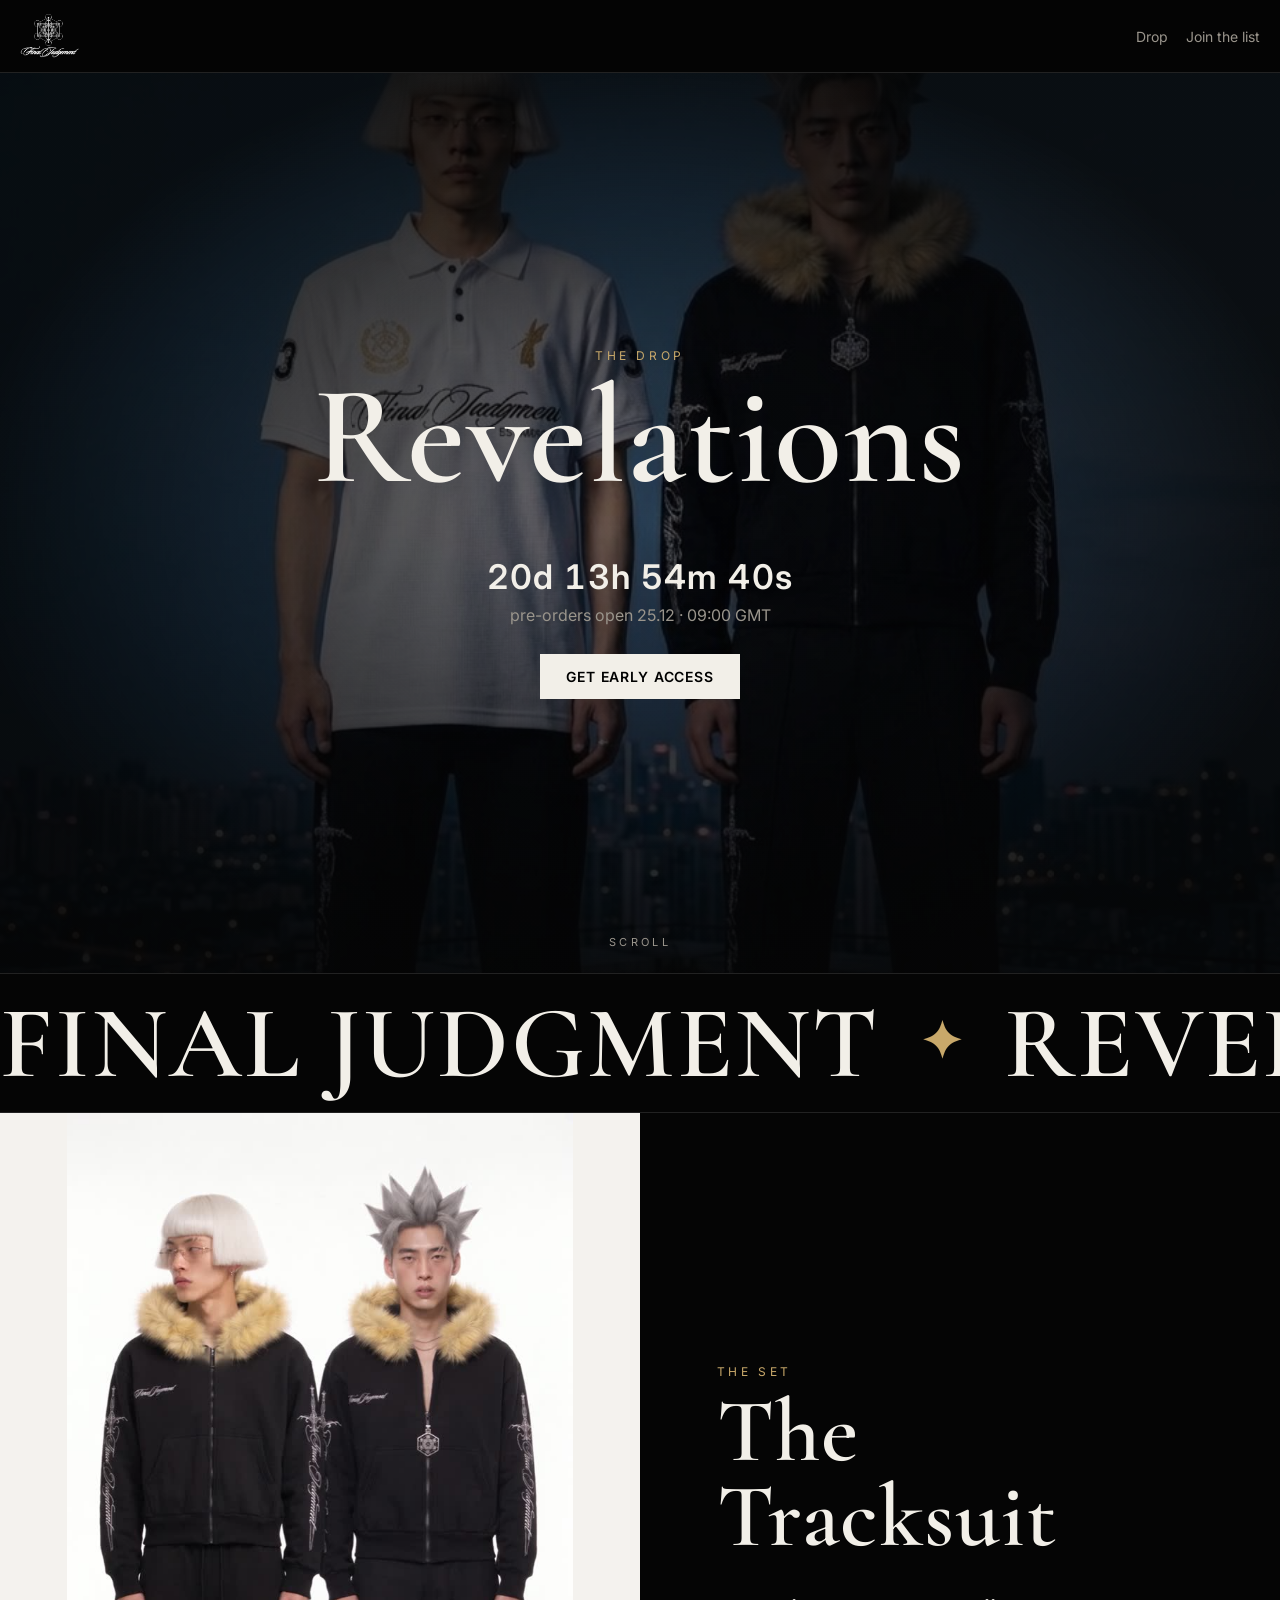
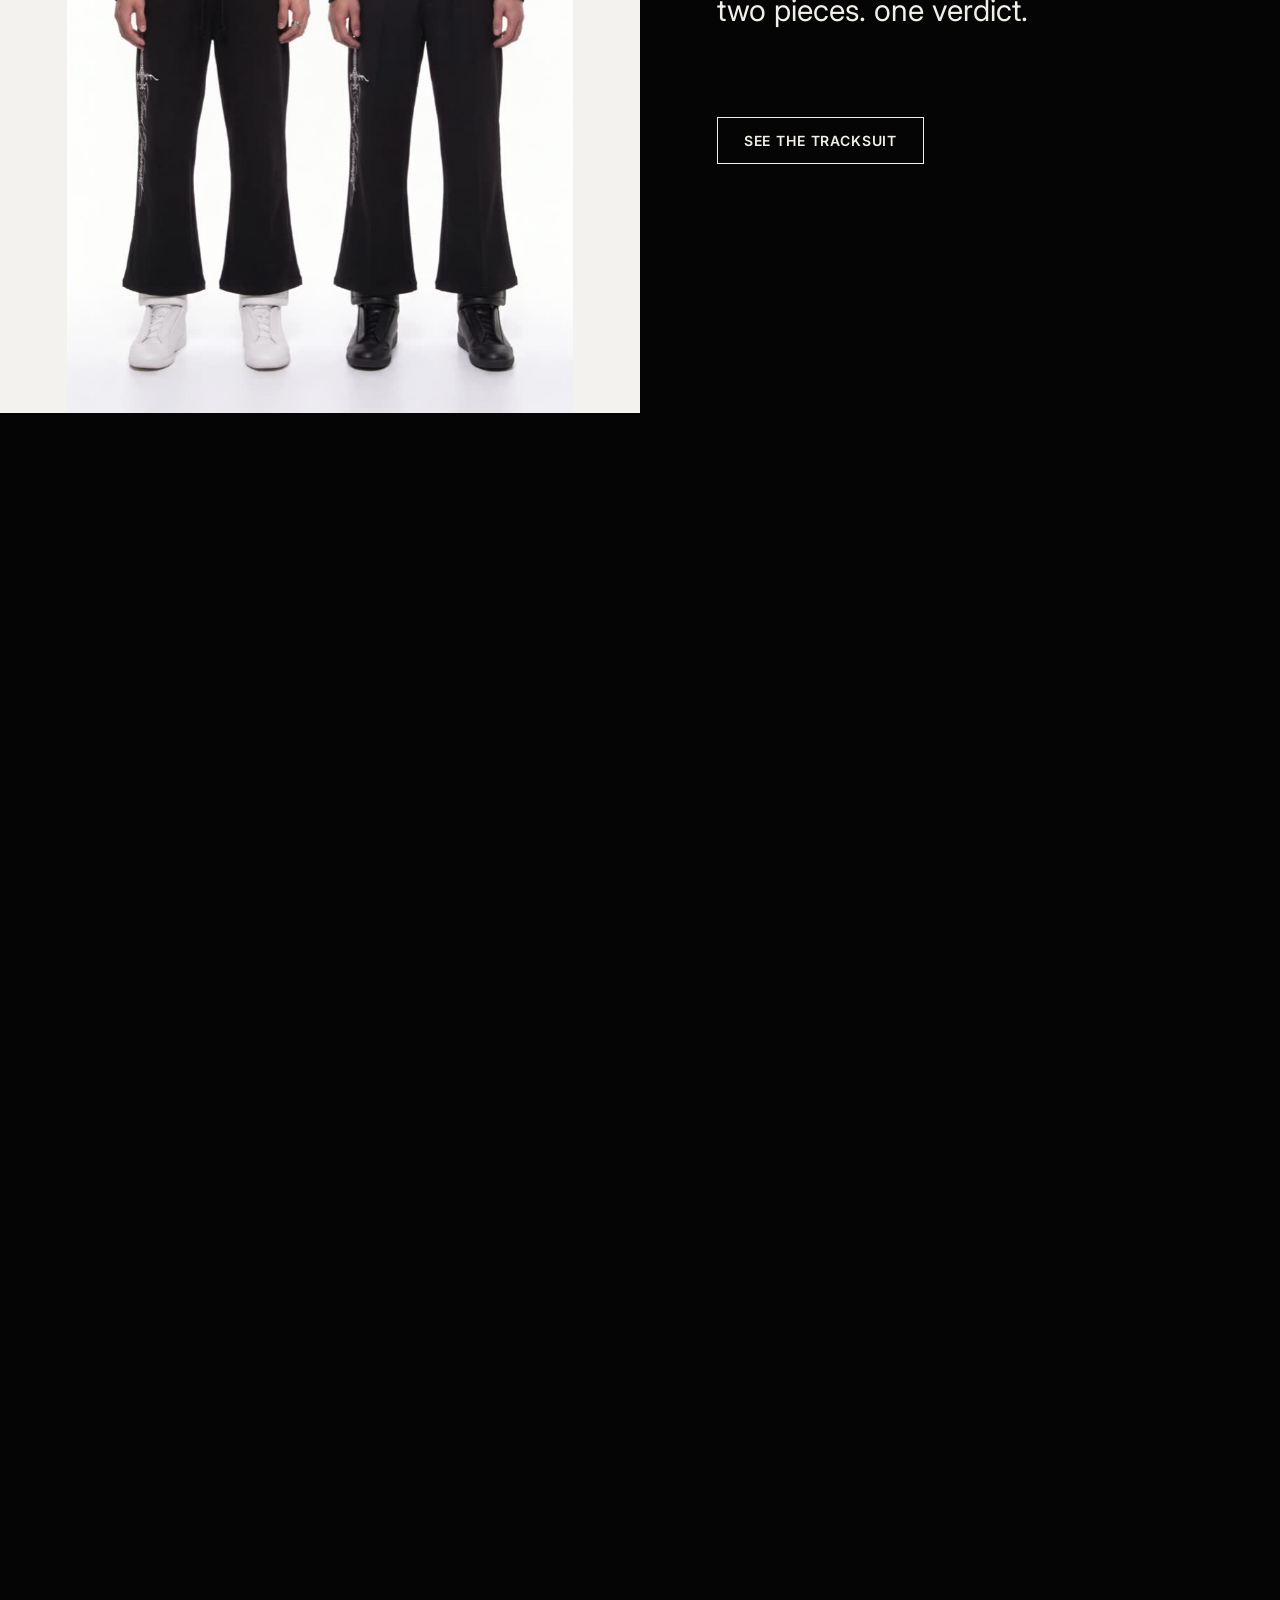
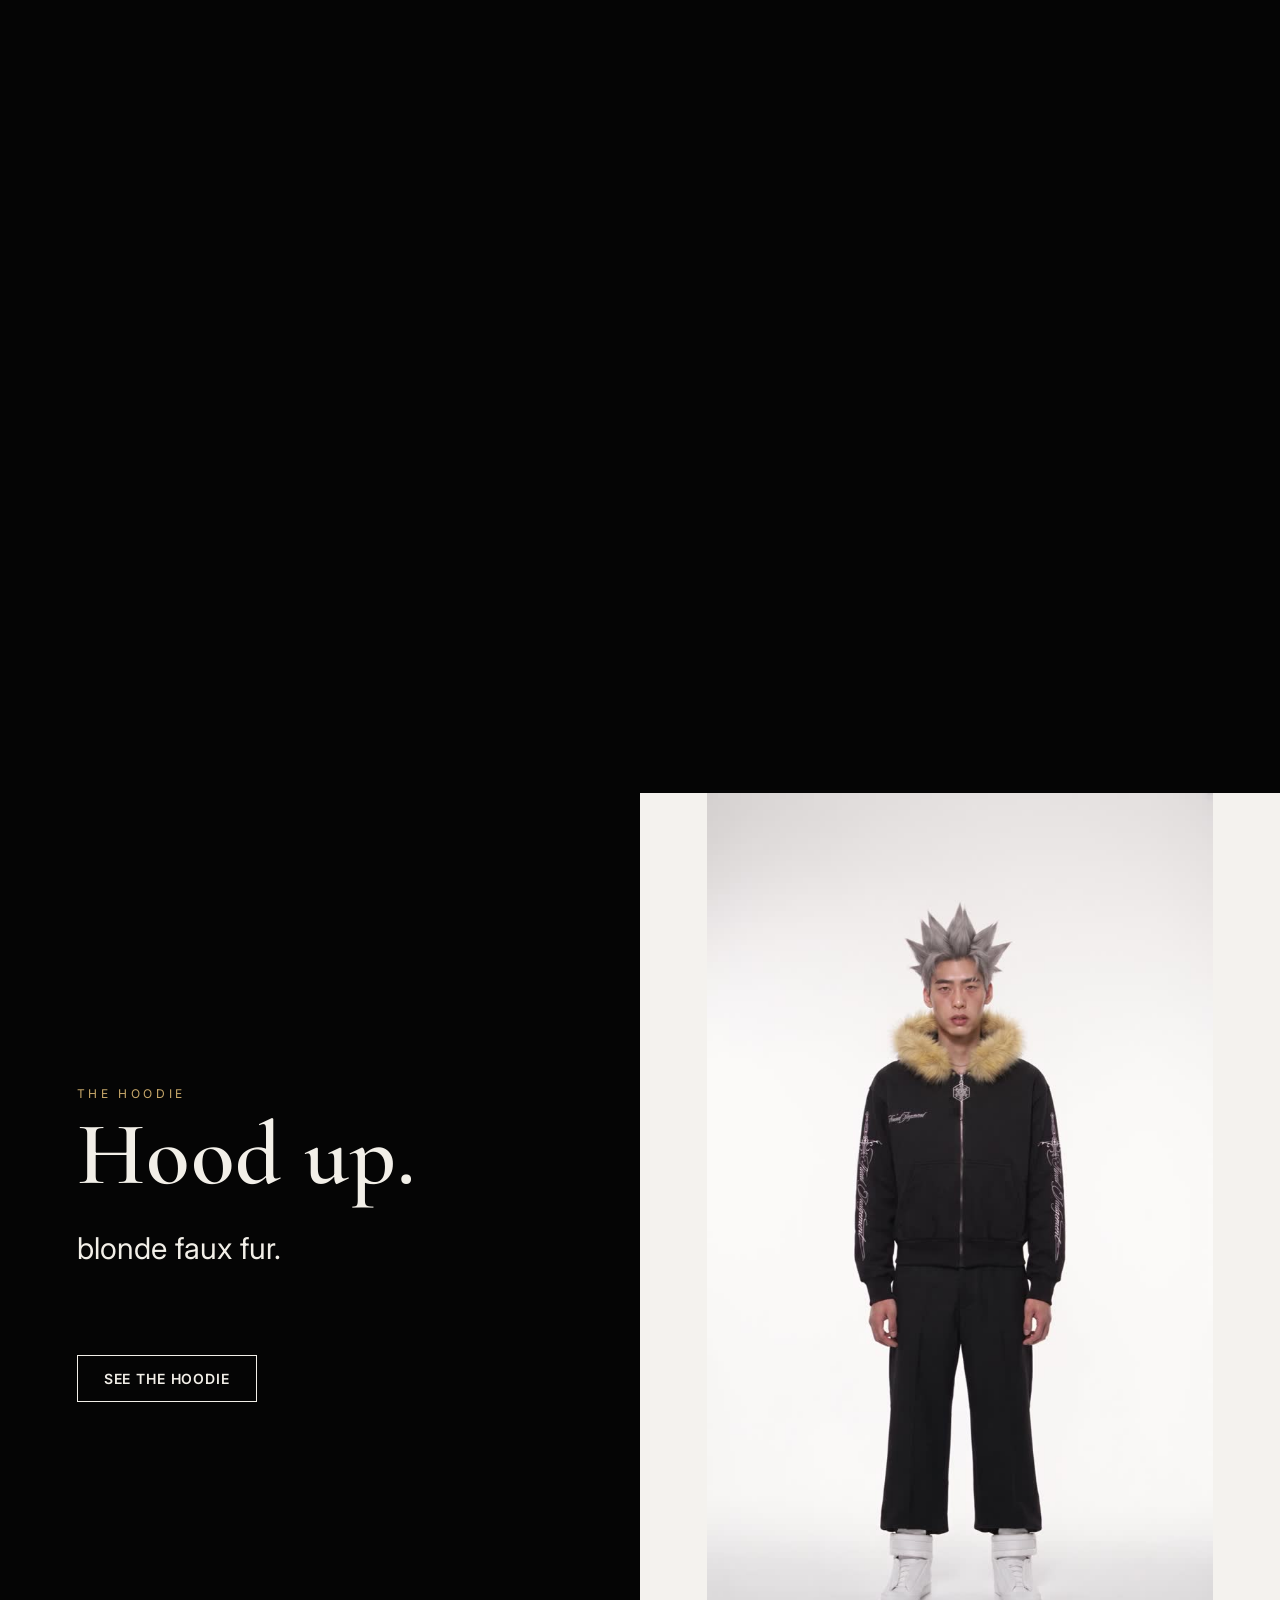
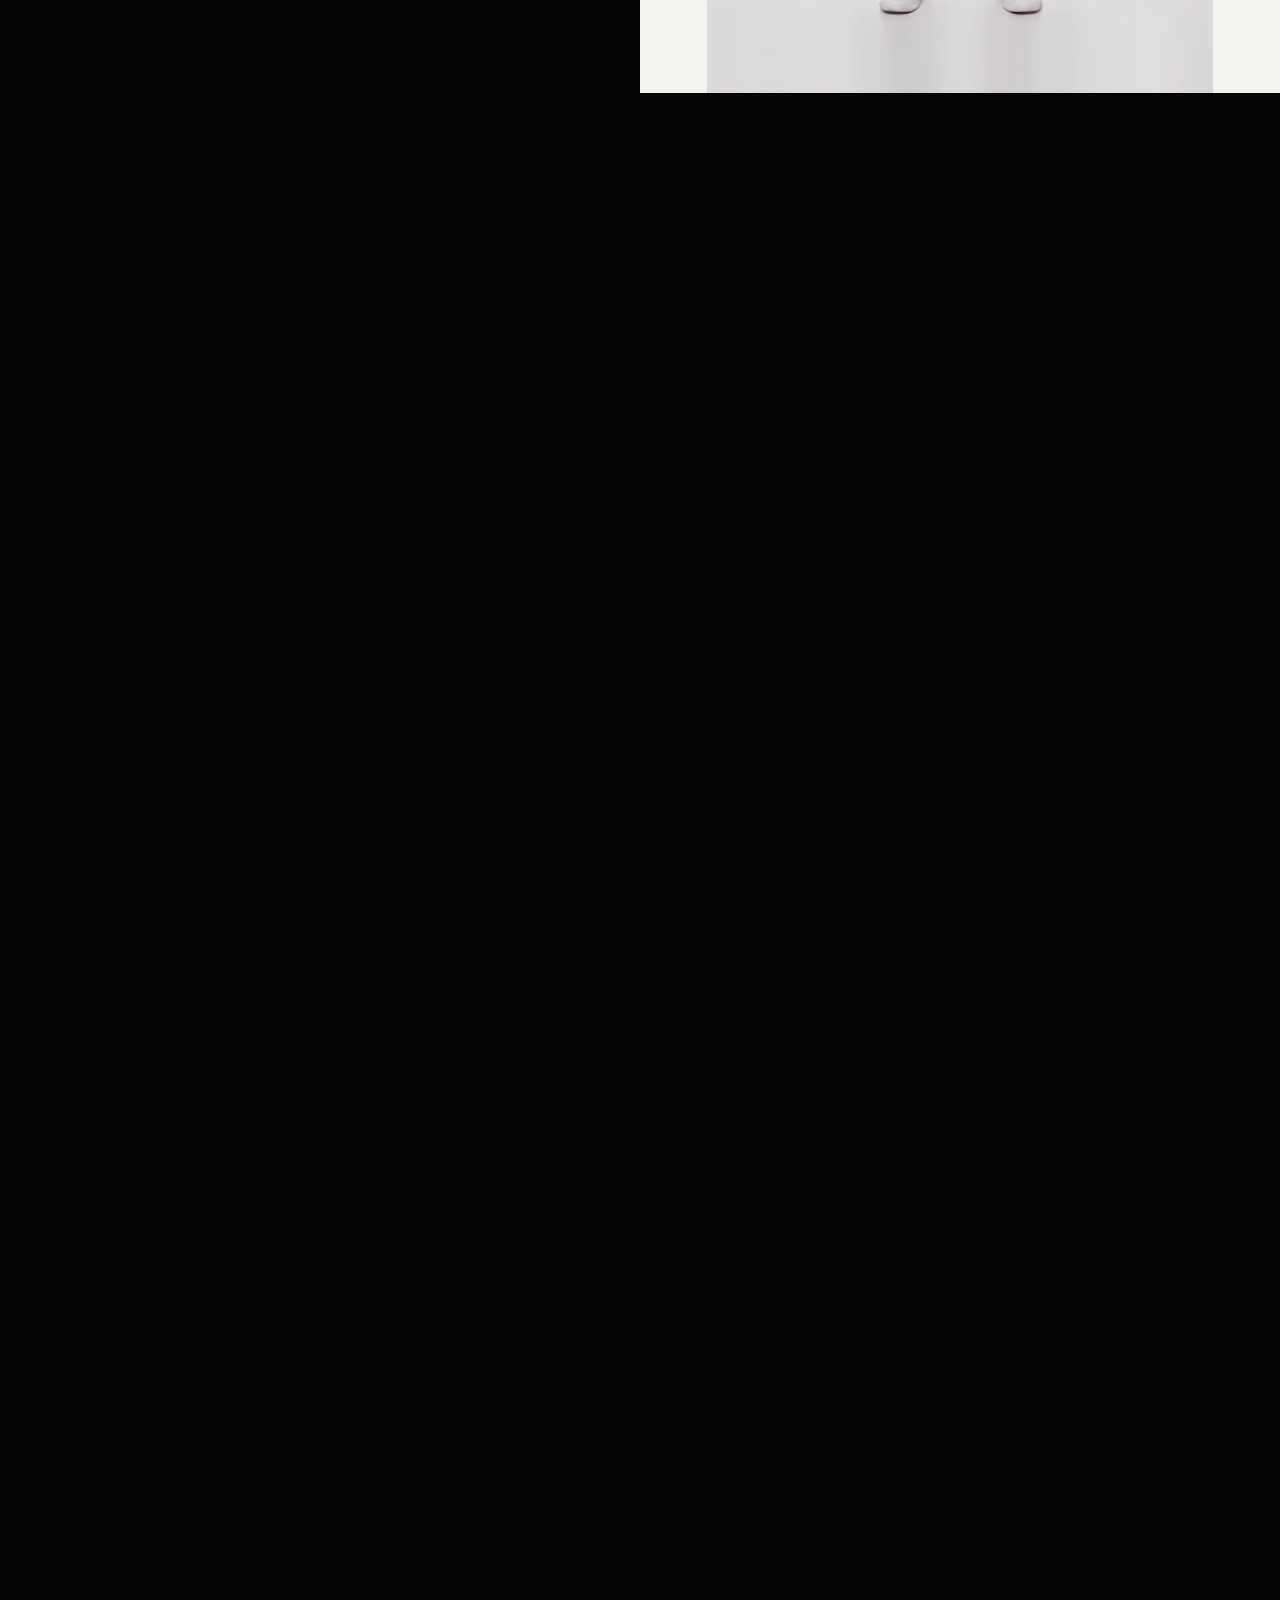
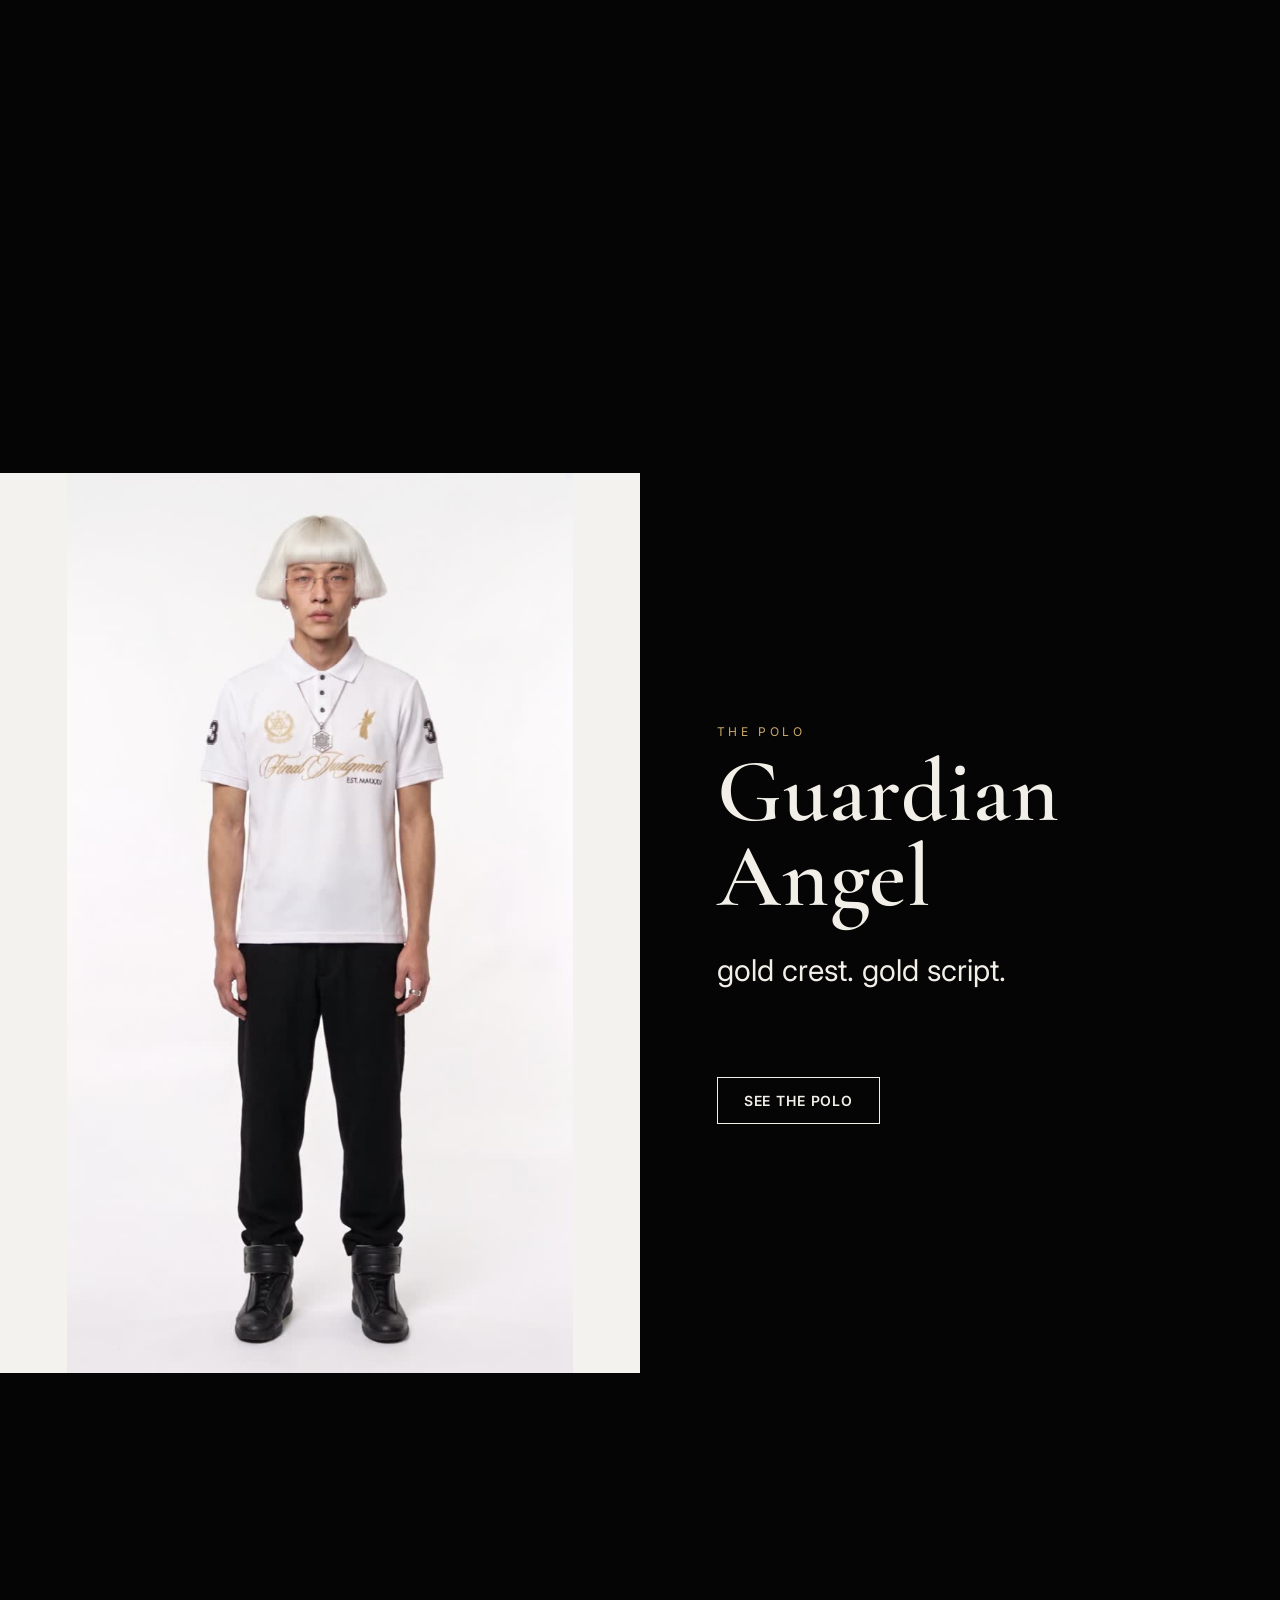
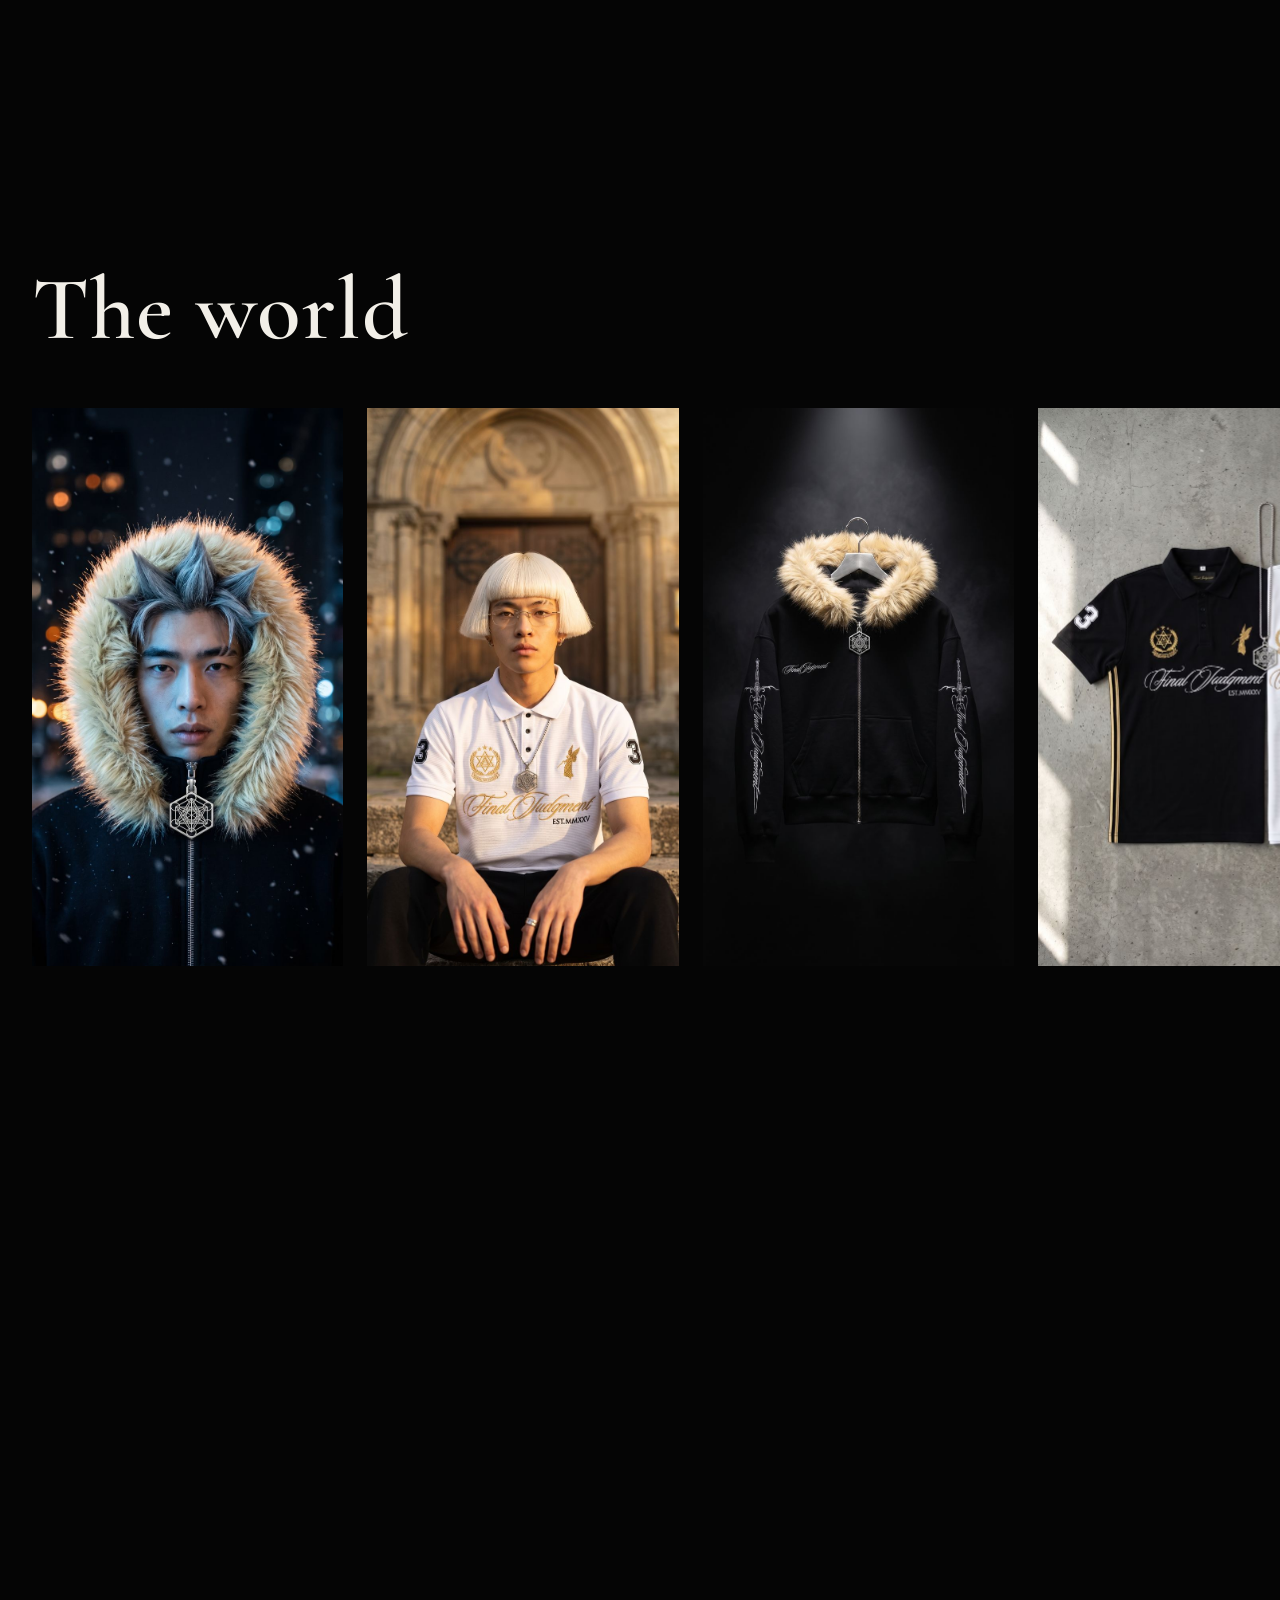
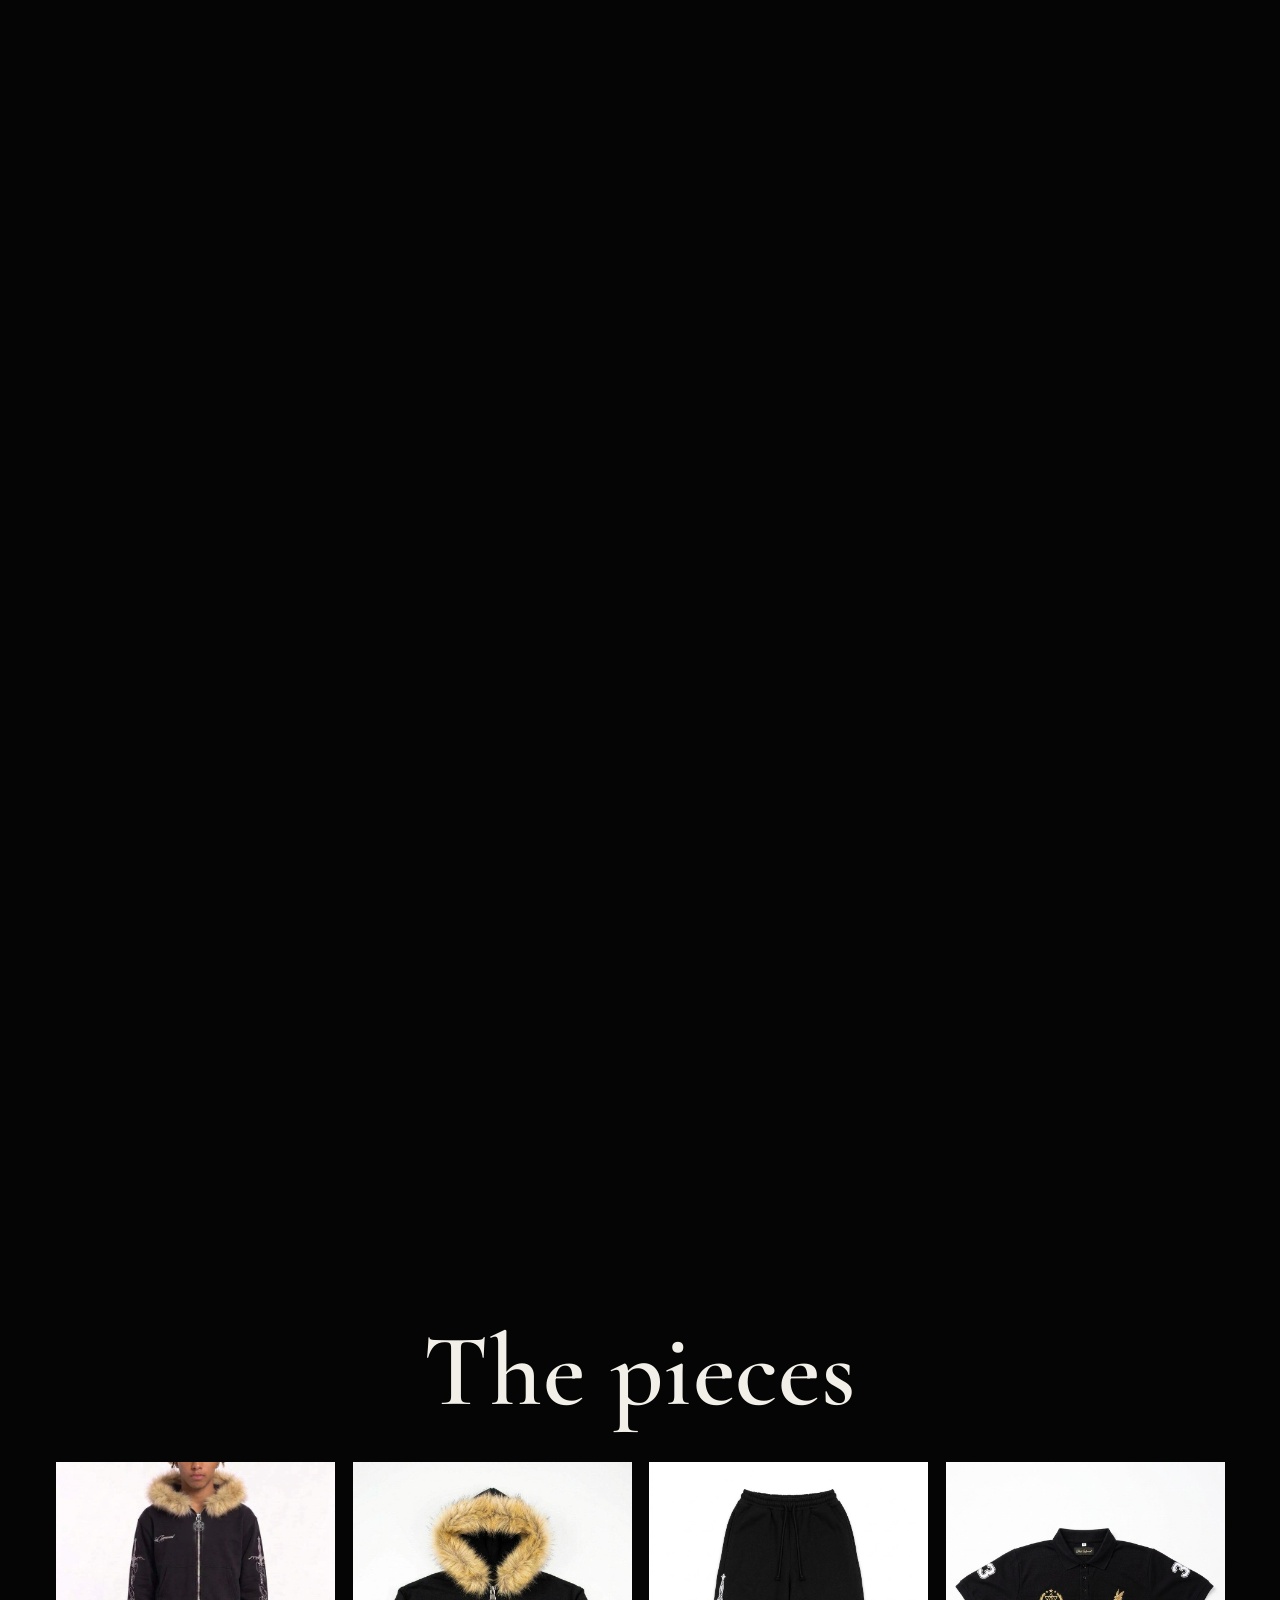
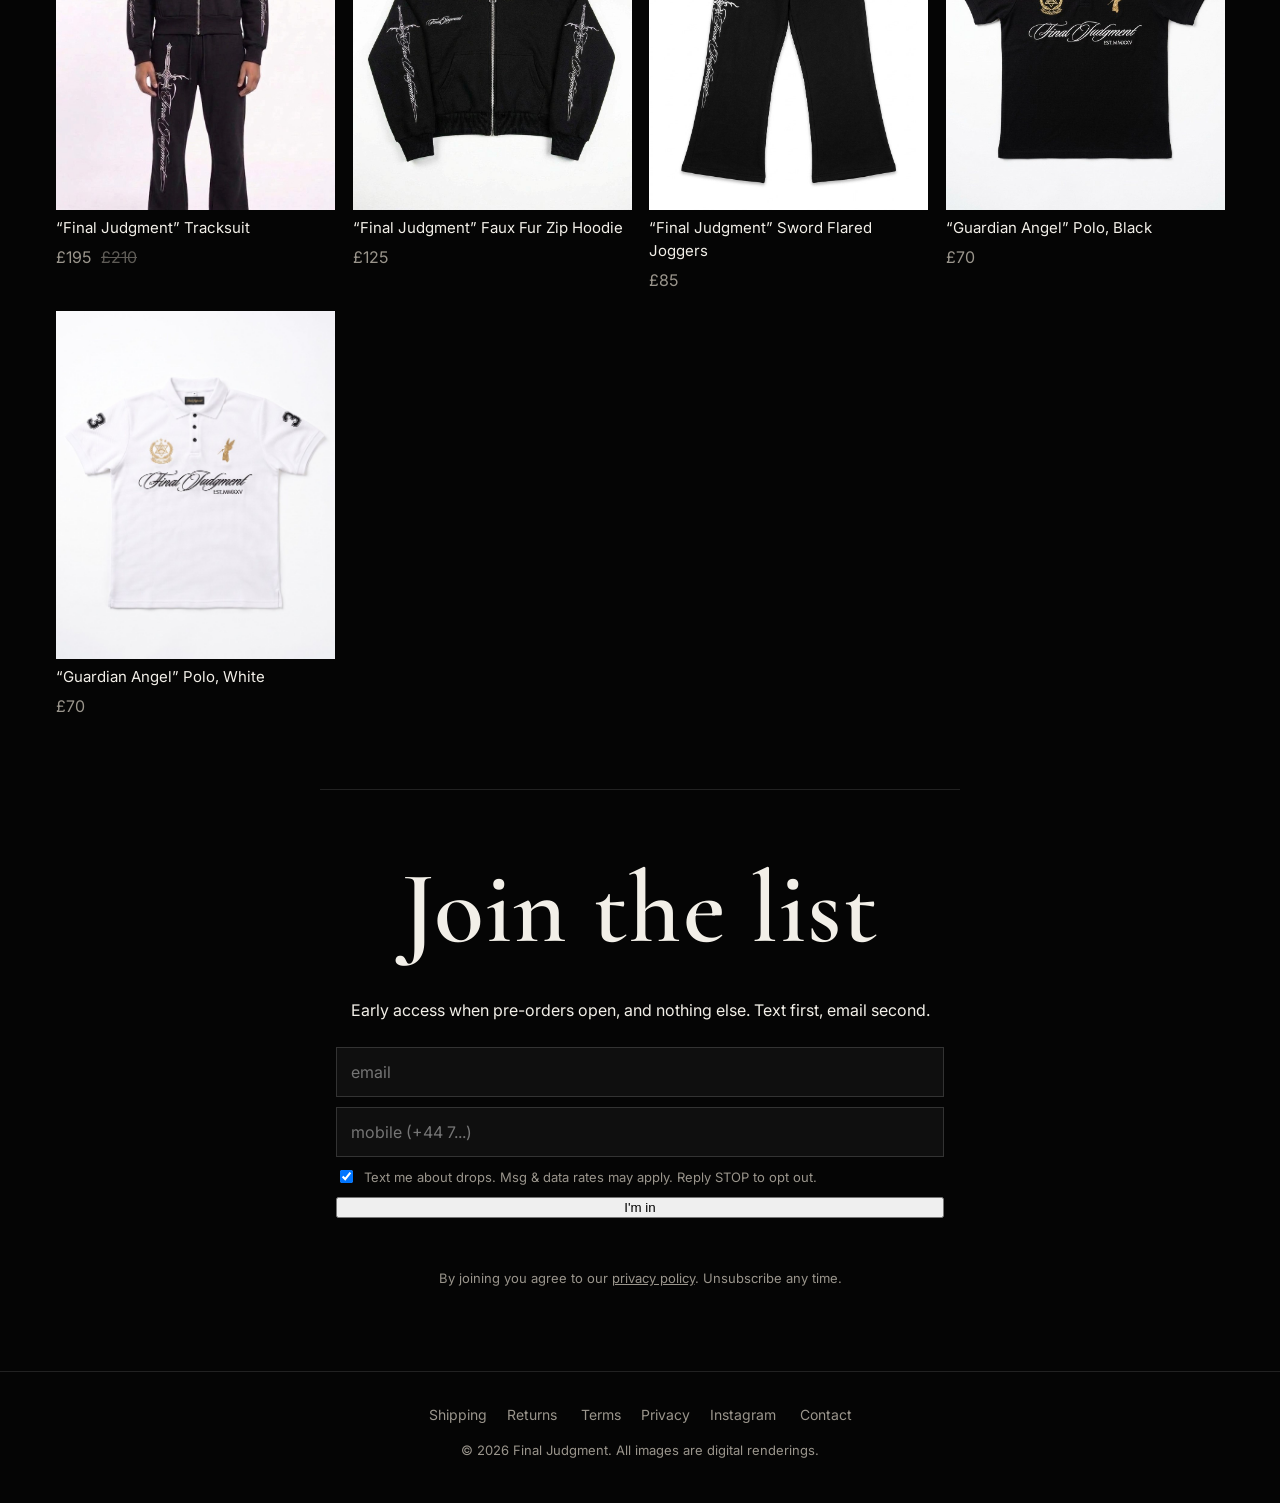
<file: index.html>
<!doctype html>
<html lang="en"><head>
<meta charset="utf-8"><meta name="viewport" content="width=device-width,initial-scale=1">
<title>Final Judgment | Revelations</title><meta name="description" content="Revelations. Pre-orders open 25.12, 09:00 GMT. Faux fur tracksuit and Guardian Angel polos.">
<meta property="og:title" content="Final Judgment | Revelations"><meta property="og:description" content="Revelations. Pre-orders open 25.12, 09:00 GMT. Faux fur tracksuit and Guardian Angel polos.">
<meta property="og:image" content="https://finaljudgment.store/img/hero-1.jpg"><meta property="og:type" content="website"><meta name="twitter:card" content="summary_large_image">
<link rel="canonical" href="https://finaljudgment.store/">
<link rel="icon" href="img/icon.png">
<link rel="preconnect" href="https://fonts.googleapis.com"><link rel="preconnect" href="https://fonts.gstatic.com" crossorigin>
<link href="https://fonts.googleapis.com/css2?family=Cormorant+Garamond:ital,wght@0,500;0,600;1,500&family=Inter:wght@400;500;600&display=swap" rel="stylesheet">
<link rel="stylesheet" href="style.css">
<script>!function(f,b,e,v,n,t,s){if(f.fbq)return;n=f.fbq=function(){n.callMethod?n.callMethod.apply(n,arguments):n.queue.push(arguments)};if(!f._fbq)f._fbq=n;n.push=n;n.loaded=!0;n.version='2.0';n.queue=[];t=b.createElement(e);t.async=!0;t.src=v;s=b.getElementsByTagName(e)[0];s.parentNode.insertBefore(t,s)}(window,document,'script','https://connect.facebook.net/en_US/fbevents.js');fbq('init','1747577036687004');fbq('track','PageView');</script>
<script src="config.js"></script><script defer src="site.js"></script><script defer src="motion.js"></script>
</head><body data-launch="2026-12-25T09:00:00Z">
<header class="top"><a href="index.html" class="brand"><img src="img/logo.png" alt="Final Judgment"></a>
<nav><a href="index.html#drop">Drop</a><a href="index.html#list">Join the list</a></nav></header>

<div class="progress" aria-hidden="true"></div>
<main>
<section class="hero">
<div class="hero-media"><img class="hero-img" src="img/hero-1.jpg" alt="Final Judgment stars on a rooftop at blue hour"></div>
<div class="hero-copy">
<p class="eyebrow">the drop</p><h1 class="hero-title">Revelations</h1>
<div class="countdown" aria-live="polite"><span data-d>--</span>d <span data-h>--</span>h <span data-m>--</span>m <span data-s>--</span>s</div>
<p class="when">pre-orders open 25.12 &middot; 09:00 GMT</p>
<a class="btn" href="#list">Get early access</a>
</div>
<div class="scroll-cue" aria-hidden="true">scroll</div></section>
<div class="marquee" aria-hidden="true"><div class="marquee-track"><span>FINAL JUDGMENT</span><span class="star">&#10022;</span><span>REVELATIONS</span><span class="star">&#10022;</span><span>FINAL JUDGMENT</span><span class="star">&#10022;</span><span>REVELATIONS</span><span class="star">&#10022;</span><span>FINAL JUDGMENT</span><span class="star">&#10022;</span><span>REVELATIONS</span><span class="star">&#10022;</span><span>FINAL JUDGMENT</span><span class="star">&#10022;</span><span>REVELATIONS</span><span class="star">&#10022;</span><span>FINAL JUDGMENT</span><span class="star">&#10022;</span><span>REVELATIONS</span><span class="star">&#10022;</span><span>FINAL JUDGMENT</span><span class="star">&#10022;</span><span>REVELATIONS</span><span class="star">&#10022;</span></div></div>
<section class="scene" id="s-tracksuit" data-seq="hero" data-frames="61">
<div class="scene-pin">
<div class="scene-media"><canvas></canvas></div>
<div class="scene-copy"><p class="eyebrow">the set</p><h2>The Tracksuit</h2><div class="steps"><p class="step" data-from="0.00" data-to="0.25">two pieces. one verdict.</p><p class="step" data-from="0.25" data-to="0.50">a sword down each leg.</p><p class="step" data-from="0.50" data-to="0.75">faux fur on the hood.</p><p class="step" data-from="0.75" data-to="1.00">&pound;195 for the set.</p></div>
<a class="btn ghost" href="products/tracksuit.html">See the tracksuit</a></div>
</div></section>
<section class="scene" id="s-fur" data-seq="fur" data-frames="61">
<div class="scene-pin">
<div class="scene-media"><canvas></canvas></div>
<div class="scene-copy"><p class="eyebrow">the hoodie</p><h2>Hood up.</h2><div class="steps"><p class="step" data-from="0.00" data-to="0.25">blonde faux fur.</p><p class="step" data-from="0.25" data-to="0.50">6 snap buttons.</p><p class="step" data-from="0.50" data-to="0.75">fur on. fur off.</p><p class="step" data-from="0.75" data-to="1.00">sword down both sleeves.</p></div>
<a class="btn ghost" href="products/hoodie.html">See the hoodie</a></div>
</div></section>
<section class="scene" id="s-polo" data-seq="polo" data-frames="61">
<div class="scene-pin">
<div class="scene-media"><canvas></canvas></div>
<div class="scene-copy"><p class="eyebrow">the polo</p><h2>Guardian Angel</h2><div class="steps"><p class="step" data-from="0.00" data-to="0.25">gold crest. gold script.</p><p class="step" data-from="0.25" data-to="0.50">the angel with the sword.</p><p class="step" data-from="0.50" data-to="0.75">33 on both sleeves.</p><p class="step" data-from="0.75" data-to="1.00">black or white.</p></div>
<a class="btn ghost" href="products/polo-white.html">See the polo</a></div>
</div></section>
<section class="world"><div class="world-pin"><h2 class="world-title">The world</h2><div class="world-track"><figure class="w-item"><img src="img/world-1.jpg" alt="" loading="lazy"></figure><figure class="w-item"><img src="img/world-2.jpg" alt="" loading="lazy"></figure><figure class="w-item"><img src="img/world-3.jpg" alt="" loading="lazy"></figure><figure class="w-item"><img src="img/world-4.jpg" alt="" loading="lazy"></figure><figure class="w-item"><img src="img/world-5.jpg" alt="" loading="lazy"></figure></div></div></section>
<section id="drop" class="drop"><h2 class="big reveal">The pieces</h2><div class="grid"><a class="card reveal" href="products/tracksuit.html"><span class="card-img"><img src="img/tracksuit-1.jpg" alt="“Final Judgment” Tracksuit" loading="lazy"><img class="alt" src="img/tracksuit-2.jpg" alt="" loading="lazy"></span>
<span class="name">“Final Judgment” Tracksuit</span><span class="price">&pound;195 <s>&pound;210</s></span></a><a class="card reveal" href="products/hoodie.html"><span class="card-img"><img src="img/hoodie-1.jpg" alt="“Final Judgment” Faux Fur Zip Hoodie" loading="lazy"><img class="alt" src="img/hoodie-2.jpg" alt="" loading="lazy"></span>
<span class="name">“Final Judgment” Faux Fur Zip Hoodie</span><span class="price">&pound;125</span></a><a class="card reveal" href="products/joggers.html"><span class="card-img"><img src="img/joggers-1.jpg" alt="“Final Judgment” Sword Flared Joggers" loading="lazy"><img class="alt" src="img/joggers-2.jpg" alt="" loading="lazy"></span>
<span class="name">“Final Judgment” Sword Flared Joggers</span><span class="price">&pound;85</span></a><a class="card reveal" href="products/polo-black.html"><span class="card-img"><img src="img/polo-black-1.jpg" alt="“Guardian Angel” Polo, Black" loading="lazy"><img class="alt" src="img/polo-black-2.jpg" alt="" loading="lazy"></span>
<span class="name">“Guardian Angel” Polo, Black</span><span class="price">&pound;70</span></a><a class="card reveal" href="products/polo-white.html"><span class="card-img"><img src="img/polo-white-1.jpg" alt="“Guardian Angel” Polo, White" loading="lazy"><img class="alt" src="img/polo-white-2.jpg" alt="" loading="lazy"></span>
<span class="name">“Guardian Angel” Polo, White</span><span class="price">&pound;70</span></a></div></section>
<section id="list" class="list">
<h2 class="big reveal">Join the list</h2>
<p>Early access when pre-orders open, and nothing else. Text first, email second.</p>
<form class="signup" novalidate>
<input type="email" name="email" placeholder="email" autocomplete="email" required>
<input type="tel" name="phone" placeholder="mobile (+44 7...)" autocomplete="tel">
<label class="consent"><input type="checkbox" name="sms" checked> Text me about drops. Msg &amp; data rates may apply. Reply STOP to opt out.</label>
<button type="submit">I'm in</button>
<p class="msg" role="status"></p>
</form>
<p class="small">By joining you agree to our <a href="policies/privacy.html">privacy policy</a>. Unsubscribe any time.</p>
</section>
</main><footer class="foot">
<div class="foot-links"><a href="policies/shipping.html">Shipping</a><a href="policies/returns.html">Returns</a>
<a href="policies/terms.html">Terms</a><a href="policies/privacy.html">Privacy</a><a href="https://www.instagram.com/finaljudgementt/" target="_blank" rel="noopener">Instagram</a>
<a href="mailto:iudiciumfinale@gmail.com">Contact</a></div>
<p class="small">&copy; 2026 Final Judgment. All images are digital renderings.</p></footer>
</body></html>
</file>
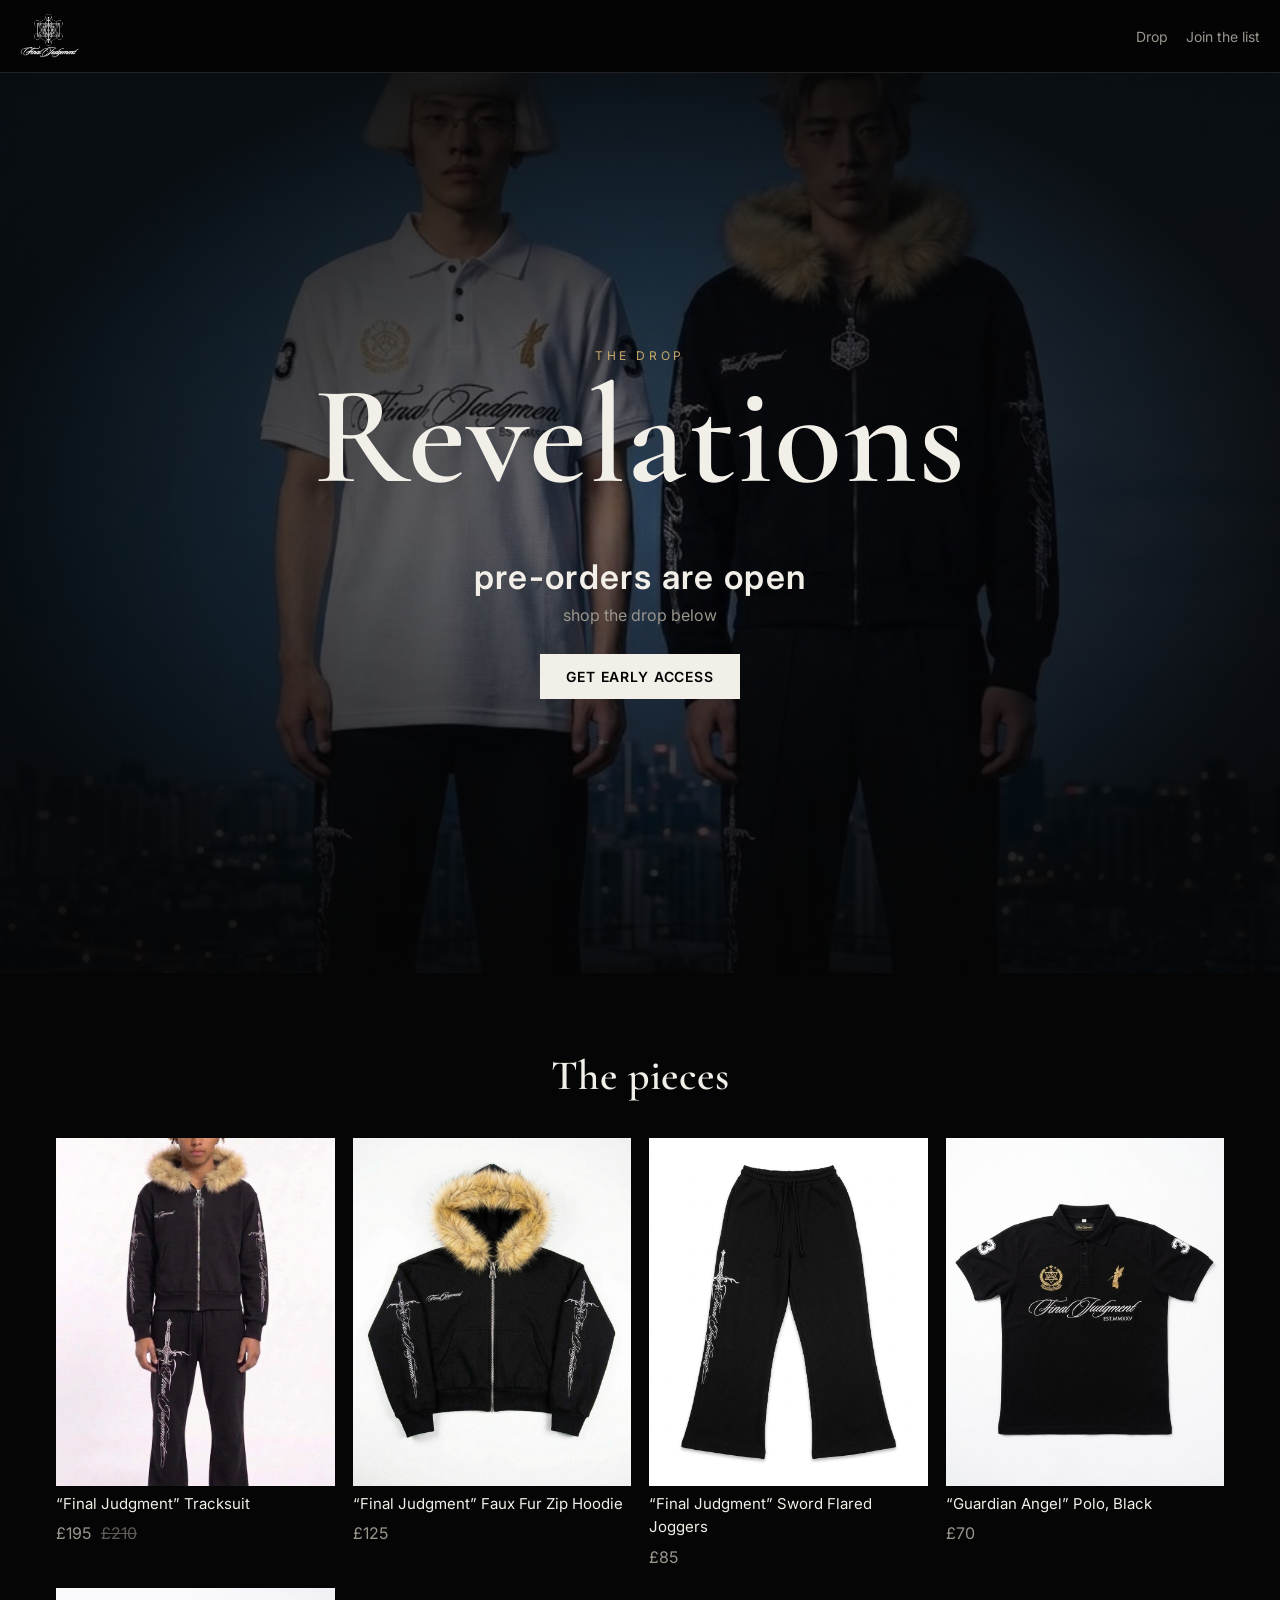
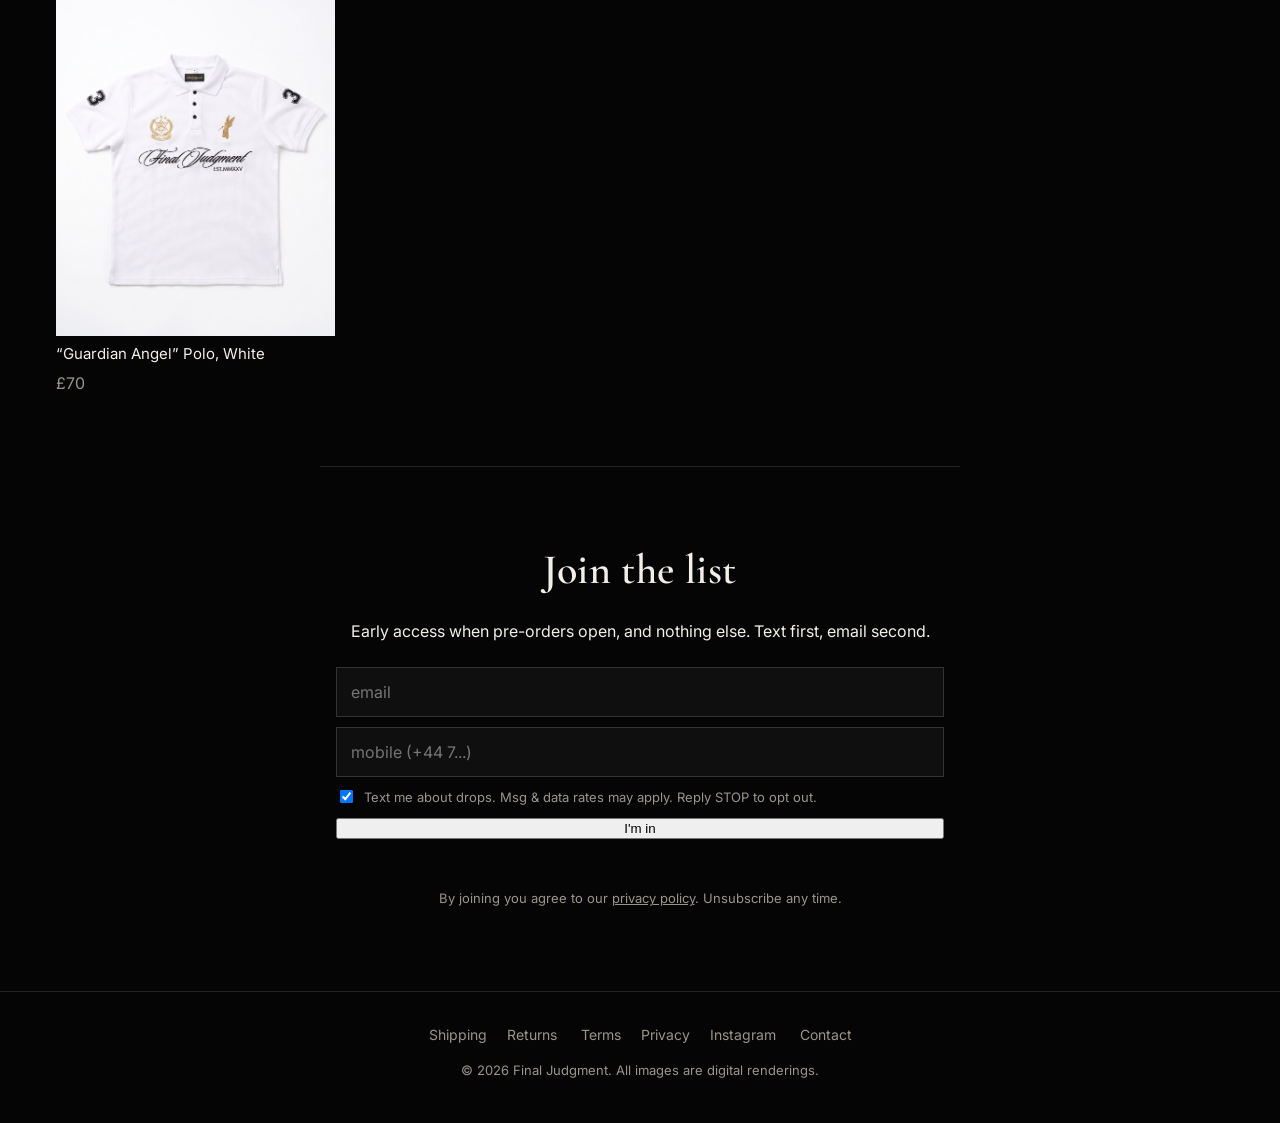
<file: access.html>
<!doctype html>
<html lang="en"><head>
<meta charset="utf-8"><meta name="viewport" content="width=device-width,initial-scale=1">
<title>Final Judgment | Early access</title><meta name="description" content="Revelations. Pre-orders open 27.11, 09:00 GMT. Join the list for early access.">
<meta property="og:title" content="Final Judgment | Early access"><meta property="og:description" content="Revelations. Pre-orders open 27.11, 09:00 GMT. Join the list for early access.">
<meta property="og:image" content="https://finaljudgment.store/img/hero-1.jpg"><meta property="og:type" content="website"><meta name="twitter:card" content="summary_large_image">
<link rel="canonical" href="https://finaljudgment.store/access">
<link rel="icon" href="img/icon.png">
<link rel="preconnect" href="https://fonts.googleapis.com"><link rel="preconnect" href="https://fonts.gstatic.com" crossorigin>
<link href="https://fonts.googleapis.com/css2?family=Cormorant+Garamond:ital,wght@0,500;0,600;1,500&family=Inter:wght@400;500;600&display=swap" rel="stylesheet">
<link rel="stylesheet" href="style.css">
<script>!function(f,b,e,v,n,t,s){if(f.fbq)return;n=f.fbq=function(){n.callMethod?n.callMethod.apply(n,arguments):n.queue.push(arguments)};if(!f._fbq)f._fbq=n;n.push=n;n.loaded=!0;n.version='2.0';n.queue=[];t=b.createElement(e);t.async=!0;t.src=v;s=b.getElementsByTagName(e)[0];s.parentNode.insertBefore(t,s)}(window,document,'script','https://connect.facebook.net/en_US/fbevents.js');fbq('init','1747577036687004');fbq('track','PageView');</script>
<script src="config.js"></script><script defer src="site.js"></script><script defer src="motion.js"></script>
</head><body data-launch="2026-11-27T09:00:00Z">
<header class="top"><a href="index.html" class="brand"><img src="img/logo.png" alt="Final Judgment"></a>
<nav><a href="#drop">Drop</a><a href="#list">Join the list</a></nav></header>

<main>
<section class="hero">
<img class="hero-img" src="img/hero-1.jpg" alt="Final Judgment stars on a rooftop at blue hour">
<div class="hero-copy">
<p class="eyebrow">the drop</p><h1>Revelations</h1>
<div class="countdown" aria-live="polite"><span data-d>--</span>d <span data-h>--</span>h <span data-m>--</span>m <span data-s>--</span>s</div>
<p class="when">pre-orders open 27.11 &middot; 09:00 GMT</p>
<a class="btn" href="#list">Get early access</a>
</div></section>
<section id="drop" class="drop"><h2>The pieces</h2><div class="grid"><a class="card" href="products/tracksuit.html"><img src="img/tracksuit-1.jpg" alt="“Final Judgment” Tracksuit" loading="lazy">
<span class="name">“Final Judgment” Tracksuit</span><span class="price">&pound;195 <s>&pound;210</s></span></a><a class="card" href="products/hoodie.html"><img src="img/hoodie-1.jpg" alt="“Final Judgment” Faux Fur Zip Hoodie" loading="lazy">
<span class="name">“Final Judgment” Faux Fur Zip Hoodie</span><span class="price">&pound;125</span></a><a class="card" href="products/joggers.html"><img src="img/joggers-1.jpg" alt="“Final Judgment” Sword Flared Joggers" loading="lazy">
<span class="name">“Final Judgment” Sword Flared Joggers</span><span class="price">&pound;85</span></a><a class="card" href="products/polo-black.html"><img src="img/polo-black-1.jpg" alt="“Guardian Angel” Polo, Black" loading="lazy">
<span class="name">“Guardian Angel” Polo, Black</span><span class="price">&pound;70</span></a><a class="card" href="products/polo-white.html"><img src="img/polo-white-1.jpg" alt="“Guardian Angel” Polo, White" loading="lazy">
<span class="name">“Guardian Angel” Polo, White</span><span class="price">&pound;70</span></a></div></section>
<section id="list" class="list">
<h2>Join the list</h2>
<p>Early access when pre-orders open, and nothing else. Text first, email second.</p>
<form class="signup" novalidate>
<input type="email" name="email" placeholder="email" autocomplete="email" required>
<input type="tel" name="phone" placeholder="mobile (+44 7...)" autocomplete="tel">
<label class="consent"><input type="checkbox" name="sms" checked> Text me about drops. Msg &amp; data rates may apply. Reply STOP to opt out.</label>
<button type="submit">I'm in</button>
<p class="msg" role="status"></p>
</form>
<p class="small">By joining you agree to our <a href="policies/privacy.html">privacy policy</a>. Unsubscribe any time.</p>
</section>
</main><footer class="foot">
<div class="foot-links"><a href="policies/shipping.html">Shipping</a><a href="policies/returns.html">Returns</a>
<a href="policies/terms.html">Terms</a><a href="policies/privacy.html">Privacy</a><a href="https://www.instagram.com/finaljudgementt/" target="_blank" rel="noopener">Instagram</a>
<a href="mailto:iudiciumfinale@gmail.com">Contact</a></div>
<p class="small">&copy; 2026 Final Judgment. All images are digital renderings.</p></footer>
</body></html>
</file>
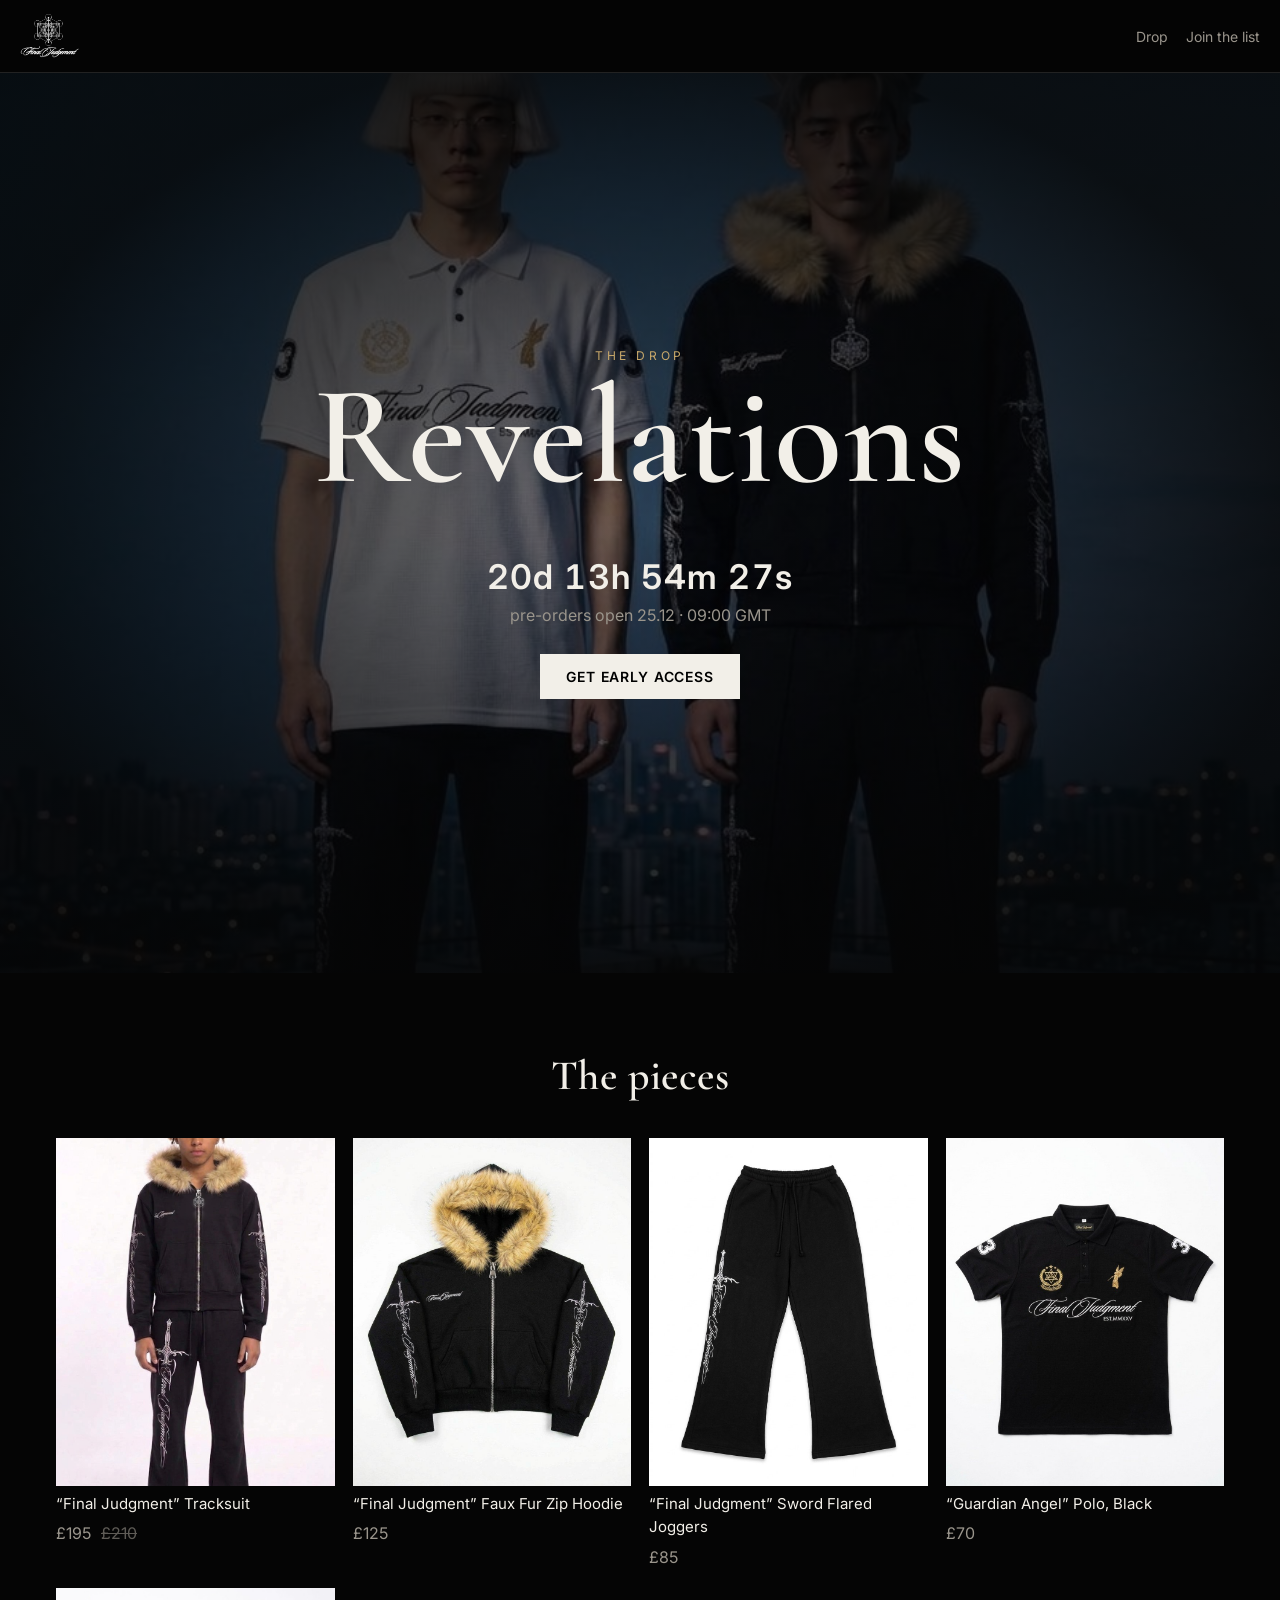
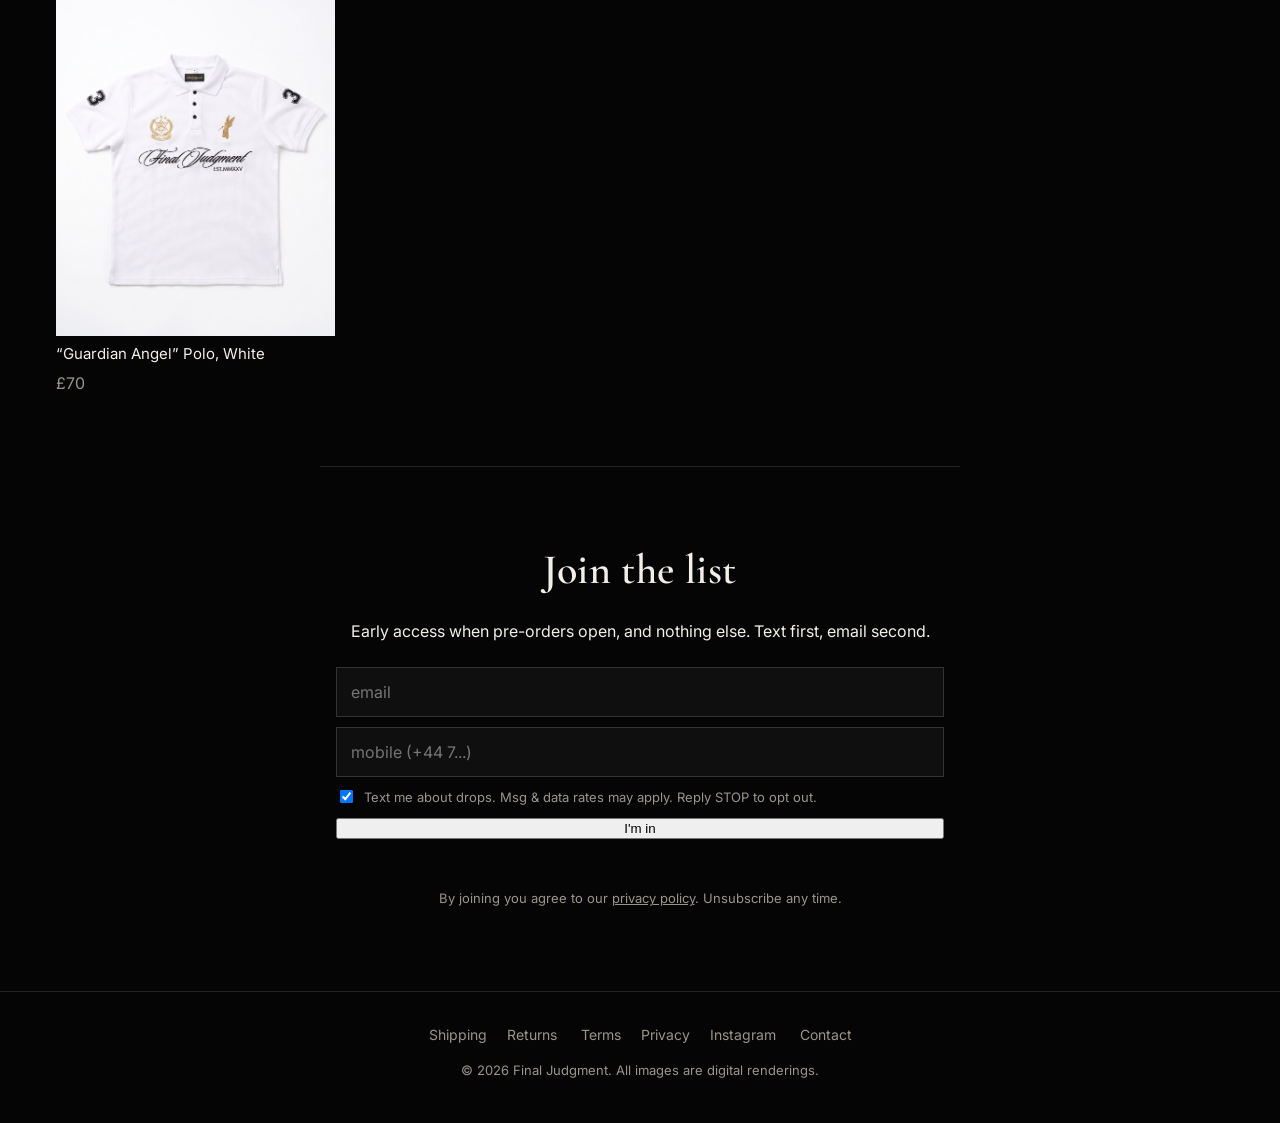
<file: revelations.html>
<!doctype html>
<html lang="en"><head>
<meta charset="utf-8"><meta name="viewport" content="width=device-width,initial-scale=1">
<title>Final Judgment | Early access</title><meta name="description" content="Revelations. Pre-orders open 25.12, 09:00 GMT. Join the list for early access.">
<meta property="og:title" content="Final Judgment | Early access"><meta property="og:description" content="Revelations. Pre-orders open 25.12, 09:00 GMT. Join the list for early access.">
<meta property="og:image" content="https://finaljudgment.store/img/hero-1.jpg"><meta property="og:type" content="website"><meta name="twitter:card" content="summary_large_image">
<link rel="canonical" href="https://finaljudgment.store/revelations">
<link rel="icon" href="img/icon.png">
<link rel="preconnect" href="https://fonts.googleapis.com"><link rel="preconnect" href="https://fonts.gstatic.com" crossorigin>
<link href="https://fonts.googleapis.com/css2?family=Cormorant+Garamond:ital,wght@0,500;0,600;1,500&family=Inter:wght@400;500;600&display=swap" rel="stylesheet">
<link rel="stylesheet" href="style.css">
<script>!function(f,b,e,v,n,t,s){if(f.fbq)return;n=f.fbq=function(){n.callMethod?n.callMethod.apply(n,arguments):n.queue.push(arguments)};if(!f._fbq)f._fbq=n;n.push=n;n.loaded=!0;n.version='2.0';n.queue=[];t=b.createElement(e);t.async=!0;t.src=v;s=b.getElementsByTagName(e)[0];s.parentNode.insertBefore(t,s)}(window,document,'script','https://connect.facebook.net/en_US/fbevents.js');fbq('init','1747577036687004');fbq('track','PageView');</script>
<script src="config.js"></script><script defer src="site.js"></script><script defer src="motion.js"></script>
</head><body data-launch="2026-12-25T09:00:00Z">
<header class="top"><a href="index.html" class="brand"><img src="img/logo.png" alt="Final Judgment"></a>
<nav><a href="#drop">Drop</a><a href="#list">Join the list</a></nav></header>

<main>
<section class="hero">
<img class="hero-img" src="img/hero-1.jpg" alt="Final Judgment stars on a rooftop at blue hour">
<div class="hero-copy">
<p class="eyebrow">the drop</p><h1>Revelations</h1>
<div class="countdown" aria-live="polite"><span data-d>--</span>d <span data-h>--</span>h <span data-m>--</span>m <span data-s>--</span>s</div>
<p class="when">pre-orders open 25.12 &middot; 09:00 GMT</p>
<a class="btn" href="#list">Get early access</a>
</div></section>
<section id="drop" class="drop"><h2>The pieces</h2><div class="grid"><a class="card" href="products/tracksuit.html"><img src="img/tracksuit-1.jpg" alt="“Final Judgment” Tracksuit" loading="lazy">
<span class="name">“Final Judgment” Tracksuit</span><span class="price">&pound;195 <s>&pound;210</s></span></a><a class="card" href="products/hoodie.html"><img src="img/hoodie-1.jpg" alt="“Final Judgment” Faux Fur Zip Hoodie" loading="lazy">
<span class="name">“Final Judgment” Faux Fur Zip Hoodie</span><span class="price">&pound;125</span></a><a class="card" href="products/joggers.html"><img src="img/joggers-1.jpg" alt="“Final Judgment” Sword Flared Joggers" loading="lazy">
<span class="name">“Final Judgment” Sword Flared Joggers</span><span class="price">&pound;85</span></a><a class="card" href="products/polo-black.html"><img src="img/polo-black-1.jpg" alt="“Guardian Angel” Polo, Black" loading="lazy">
<span class="name">“Guardian Angel” Polo, Black</span><span class="price">&pound;70</span></a><a class="card" href="products/polo-white.html"><img src="img/polo-white-1.jpg" alt="“Guardian Angel” Polo, White" loading="lazy">
<span class="name">“Guardian Angel” Polo, White</span><span class="price">&pound;70</span></a></div></section>
<section id="list" class="list">
<h2>Join the list</h2>
<p>Early access when pre-orders open, and nothing else. Text first, email second.</p>
<form class="signup" novalidate>
<input type="email" name="email" placeholder="email" autocomplete="email" required>
<input type="tel" name="phone" placeholder="mobile (+44 7...)" autocomplete="tel">
<label class="consent"><input type="checkbox" name="sms" checked> Text me about drops. Msg &amp; data rates may apply. Reply STOP to opt out.</label>
<button type="submit">I'm in</button>
<p class="msg" role="status"></p>
</form>
<p class="small">By joining you agree to our <a href="policies/privacy.html">privacy policy</a>. Unsubscribe any time.</p>
</section>
</main><footer class="foot">
<div class="foot-links"><a href="policies/shipping.html">Shipping</a><a href="policies/returns.html">Returns</a>
<a href="policies/terms.html">Terms</a><a href="policies/privacy.html">Privacy</a><a href="https://www.instagram.com/finaljudgementt/" target="_blank" rel="noopener">Instagram</a>
<a href="mailto:iudiciumfinale@gmail.com">Contact</a></div>
<p class="small">&copy; 2026 Final Judgment. All images are digital renderings.</p></footer>
</body></html>
</file>
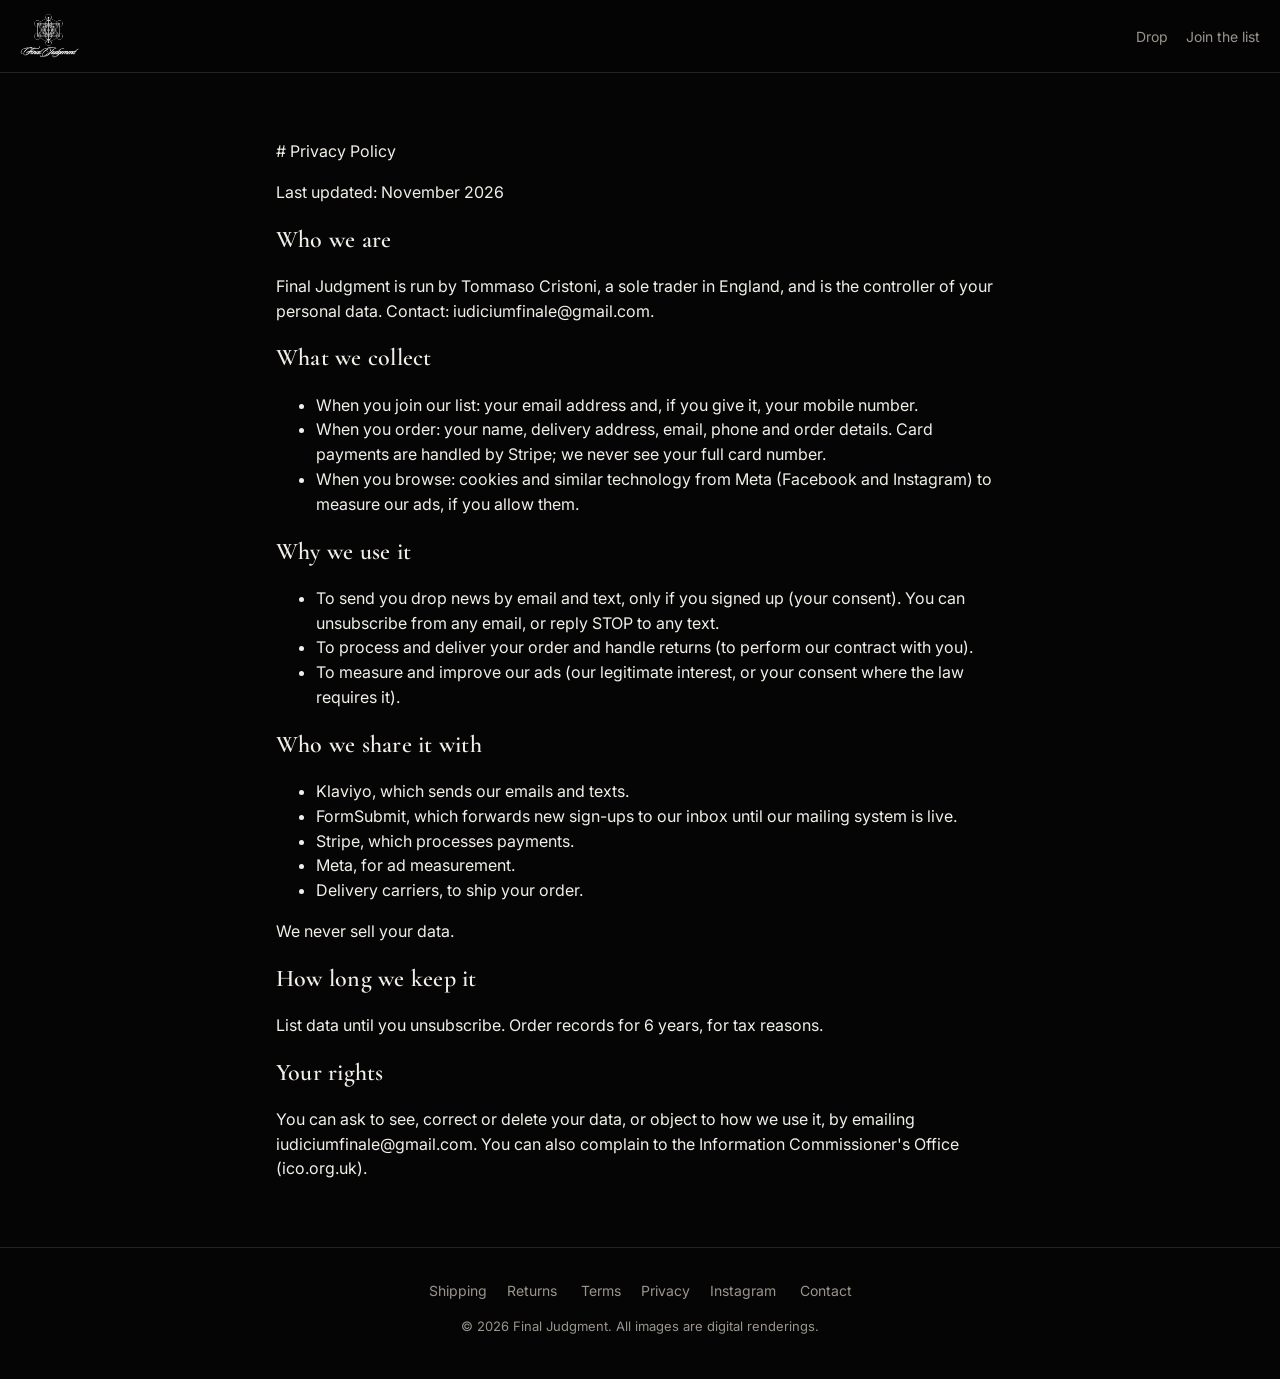
<file: policies/privacy.html>
<!doctype html>
<html lang="en"><head>
<meta charset="utf-8"><meta name="viewport" content="width=device-width,initial-scale=1">
<title>Privacy Policy | Final Judgment</title><meta name="description" content="Privacy Policy">
<meta property="og:title" content="Privacy Policy | Final Judgment"><meta property="og:description" content="Privacy Policy">
<meta property="og:image" content="https://finaljudgment.store/img/hero-1.jpg"><meta property="og:type" content="website"><meta name="twitter:card" content="summary_large_image">
<link rel="canonical" href="https://finaljudgment.store/">
<link rel="icon" href="../img/icon.png">
<link rel="preconnect" href="https://fonts.googleapis.com"><link rel="preconnect" href="https://fonts.gstatic.com" crossorigin>
<link href="https://fonts.googleapis.com/css2?family=Cormorant+Garamond:ital,wght@0,500;0,600;1,500&family=Inter:wght@400;500;600&display=swap" rel="stylesheet">
<link rel="stylesheet" href="../style.css">
<script>!function(f,b,e,v,n,t,s){if(f.fbq)return;n=f.fbq=function(){n.callMethod?n.callMethod.apply(n,arguments):n.queue.push(arguments)};if(!f._fbq)f._fbq=n;n.push=n;n.loaded=!0;n.version='2.0';n.queue=[];t=b.createElement(e);t.async=!0;t.src=v;s=b.getElementsByTagName(e)[0];s.parentNode.insertBefore(t,s)}(window,document,'script','https://connect.facebook.net/en_US/fbevents.js');fbq('init','1747577036687004');fbq('track','PageView');</script>
<script src="../config.js"></script><script defer src="../site.js"></script><script defer src="../motion.js"></script>
</head><body data-launch="2026-12-25T09:00:00Z">
<header class="top"><a href="../index.html" class="brand"><img src="../img/logo.png" alt="Final Judgment"></a>
<nav><a href="../index.html#drop">Drop</a><a href="../index.html#list">Join the list</a></nav></header>
<main class="policy"><p># Privacy Policy</p>
<p>Last updated: November 2026</p>
<h2>Who we are</h2>
<p>Final Judgment is run by Tommaso Cristoni, a sole trader in England, and is the controller of your personal data. Contact: iudiciumfinale@gmail.com.</p>
<h2>What we collect</h2>
<ul>
<li>When you join our list: your email address and, if you give it, your mobile number.</li>
<li>When you order: your name, delivery address, email, phone and order details. Card payments are handled by Stripe; we never see your full card number.</li>
<li>When you browse: cookies and similar technology from Meta (Facebook and Instagram) to measure our ads, if you allow them.</li>
</ul>
<h2>Why we use it</h2>
<ul>
<li>To send you drop news by email and text, only if you signed up (your consent). You can unsubscribe from any email, or reply STOP to any text.</li>
<li>To process and deliver your order and handle returns (to perform our contract with you).</li>
<li>To measure and improve our ads (our legitimate interest, or your consent where the law requires it).</li>
</ul>
<h2>Who we share it with</h2>
<ul>
<li>Klaviyo, which sends our emails and texts.</li>
<li>FormSubmit, which forwards new sign-ups to our inbox until our mailing system is live.</li>
<li>Stripe, which processes payments.</li>
<li>Meta, for ad measurement.</li>
<li>Delivery carriers, to ship your order.</li>
</ul>
<p>We never sell your data.</p>
<h2>How long we keep it</h2>
<p>List data until you unsubscribe. Order records for 6 years, for tax reasons.</p>
<h2>Your rights</h2>
<p>You can ask to see, correct or delete your data, or object to how we use it, by emailing iudiciumfinale@gmail.com. You can also complain to the Information Commissioner&#x27;s Office (ico.org.uk).</p></main><footer class="foot">
<div class="foot-links"><a href="../policies/shipping.html">Shipping</a><a href="../policies/returns.html">Returns</a>
<a href="../policies/terms.html">Terms</a><a href="../policies/privacy.html">Privacy</a><a href="https://www.instagram.com/finaljudgementt/" target="_blank" rel="noopener">Instagram</a>
<a href="mailto:iudiciumfinale@gmail.com">Contact</a></div>
<p class="small">&copy; 2026 Final Judgment. All images are digital renderings.</p></footer>
</body></html>
</file>
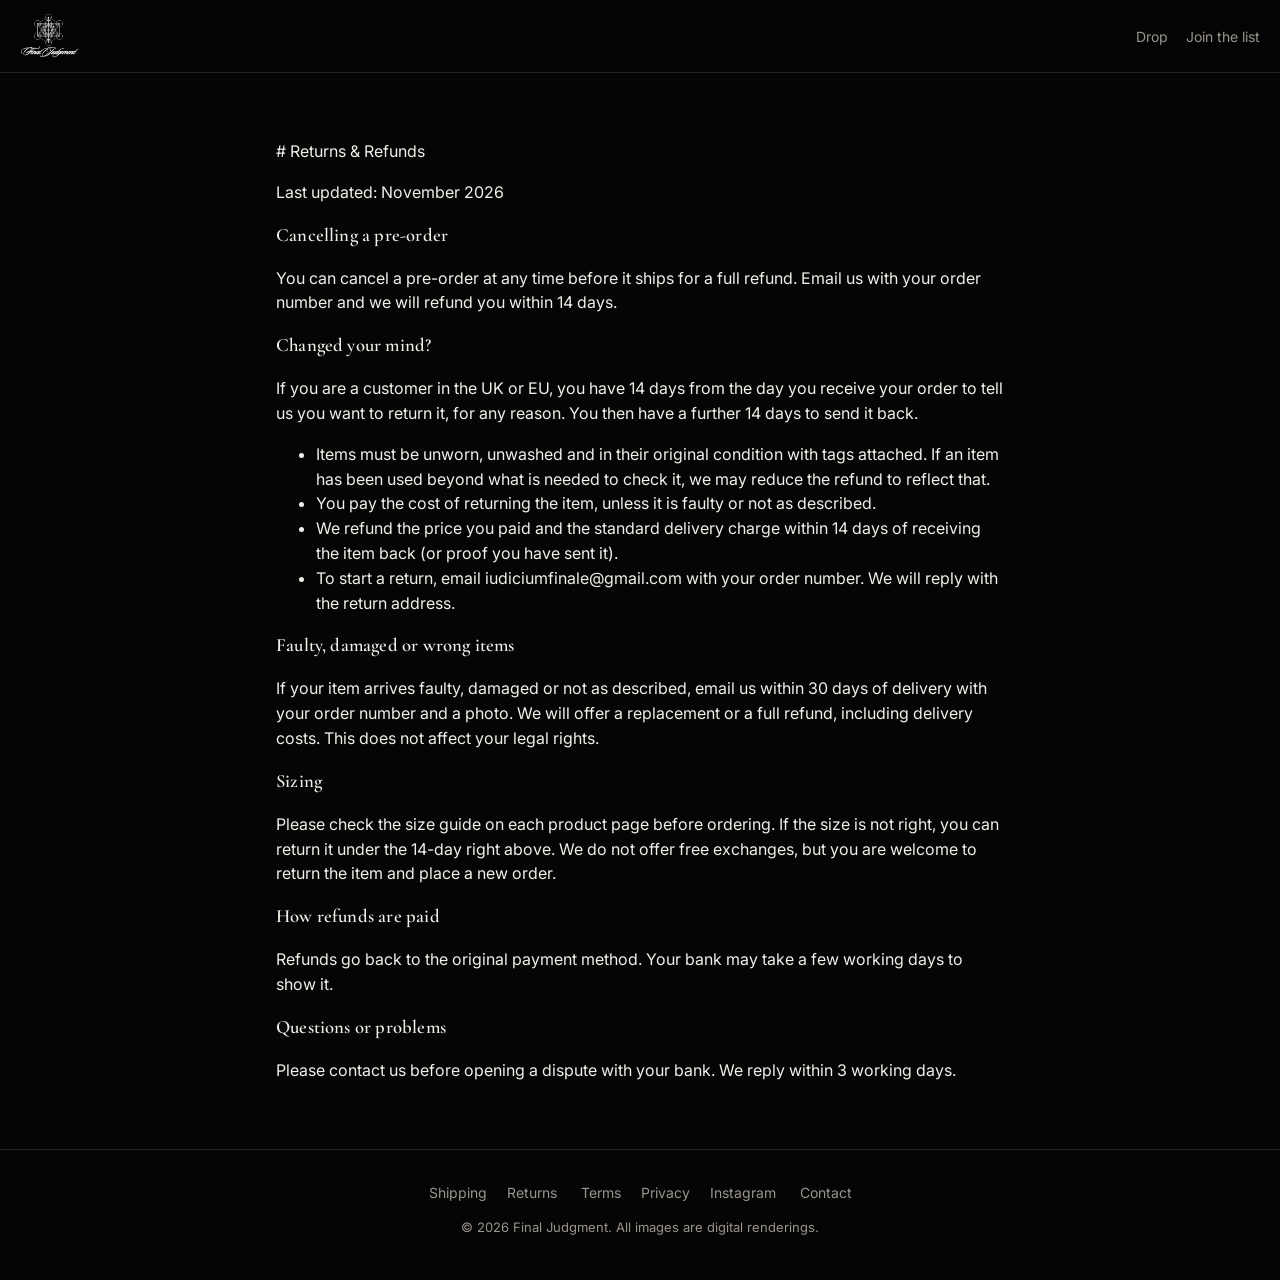
<file: policies/returns.html>
<!doctype html>
<html lang="en"><head>
<meta charset="utf-8"><meta name="viewport" content="width=device-width,initial-scale=1">
<title>Returns &amp; Refunds | Final Judgment</title><meta name="description" content="Returns &amp; Refunds">
<meta property="og:title" content="Returns &amp; Refunds | Final Judgment"><meta property="og:description" content="Returns &amp; Refunds">
<meta property="og:image" content="https://finaljudgment.store/img/hero-1.jpg"><meta property="og:type" content="website"><meta name="twitter:card" content="summary_large_image">
<link rel="canonical" href="https://finaljudgment.store/">
<link rel="icon" href="../img/icon.png">
<link rel="preconnect" href="https://fonts.googleapis.com"><link rel="preconnect" href="https://fonts.gstatic.com" crossorigin>
<link href="https://fonts.googleapis.com/css2?family=Cormorant+Garamond:ital,wght@0,500;0,600;1,500&family=Inter:wght@400;500;600&display=swap" rel="stylesheet">
<link rel="stylesheet" href="../style.css">
<script>!function(f,b,e,v,n,t,s){if(f.fbq)return;n=f.fbq=function(){n.callMethod?n.callMethod.apply(n,arguments):n.queue.push(arguments)};if(!f._fbq)f._fbq=n;n.push=n;n.loaded=!0;n.version='2.0';n.queue=[];t=b.createElement(e);t.async=!0;t.src=v;s=b.getElementsByTagName(e)[0];s.parentNode.insertBefore(t,s)}(window,document,'script','https://connect.facebook.net/en_US/fbevents.js');fbq('init','1747577036687004');fbq('track','PageView');</script>
<script src="../config.js"></script><script defer src="../site.js"></script><script defer src="../motion.js"></script>
</head><body data-launch="2026-12-25T09:00:00Z">
<header class="top"><a href="../index.html" class="brand"><img src="../img/logo.png" alt="Final Judgment"></a>
<nav><a href="../index.html#drop">Drop</a><a href="../index.html#list">Join the list</a></nav></header>
<main class="policy"><p># Returns &amp; Refunds</p>
<p>Last updated: November 2026</p>
<h3>Cancelling a pre-order</h3>
<p>You can cancel a pre-order at any time before it ships for a full refund. Email us with your order number and we will refund you within 14 days.</p>
<h3>Changed your mind?</h3>
<p>If you are a customer in the UK or EU, you have 14 days from the day you receive your order to tell us you want to return it, for any reason. You then have a further 14 days to send it back.</p>
<ul>
<li>Items must be unworn, unwashed and in their original condition with tags attached. If an item has been used beyond what is needed to check it, we may reduce the refund to reflect that.</li>
<li>You pay the cost of returning the item, unless it is faulty or not as described.</li>
<li>We refund the price you paid and the standard delivery charge within 14 days of receiving the item back (or proof you have sent it).</li>
<li>To start a return, email iudiciumfinale@gmail.com with your order number. We will reply with the return address.</li>
</ul>
<h3>Faulty, damaged or wrong items</h3>
<p>If your item arrives faulty, damaged or not as described, email us within 30 days of delivery with your order number and a photo. We will offer a replacement or a full refund, including delivery costs. This does not affect your legal rights.</p>
<h3>Sizing</h3>
<p>Please check the size guide on each product page before ordering. If the size is not right, you can return it under the 14-day right above. We do not offer free exchanges, but you are welcome to return the item and place a new order.</p>
<h3>How refunds are paid</h3>
<p>Refunds go back to the original payment method. Your bank may take a few working days to show it.</p>
<h3>Questions or problems</h3>
<p>Please contact us before opening a dispute with your bank. We reply within 3 working days.</p></main><footer class="foot">
<div class="foot-links"><a href="../policies/shipping.html">Shipping</a><a href="../policies/returns.html">Returns</a>
<a href="../policies/terms.html">Terms</a><a href="../policies/privacy.html">Privacy</a><a href="https://www.instagram.com/finaljudgementt/" target="_blank" rel="noopener">Instagram</a>
<a href="mailto:iudiciumfinale@gmail.com">Contact</a></div>
<p class="small">&copy; 2026 Final Judgment. All images are digital renderings.</p></footer>
</body></html>
</file>
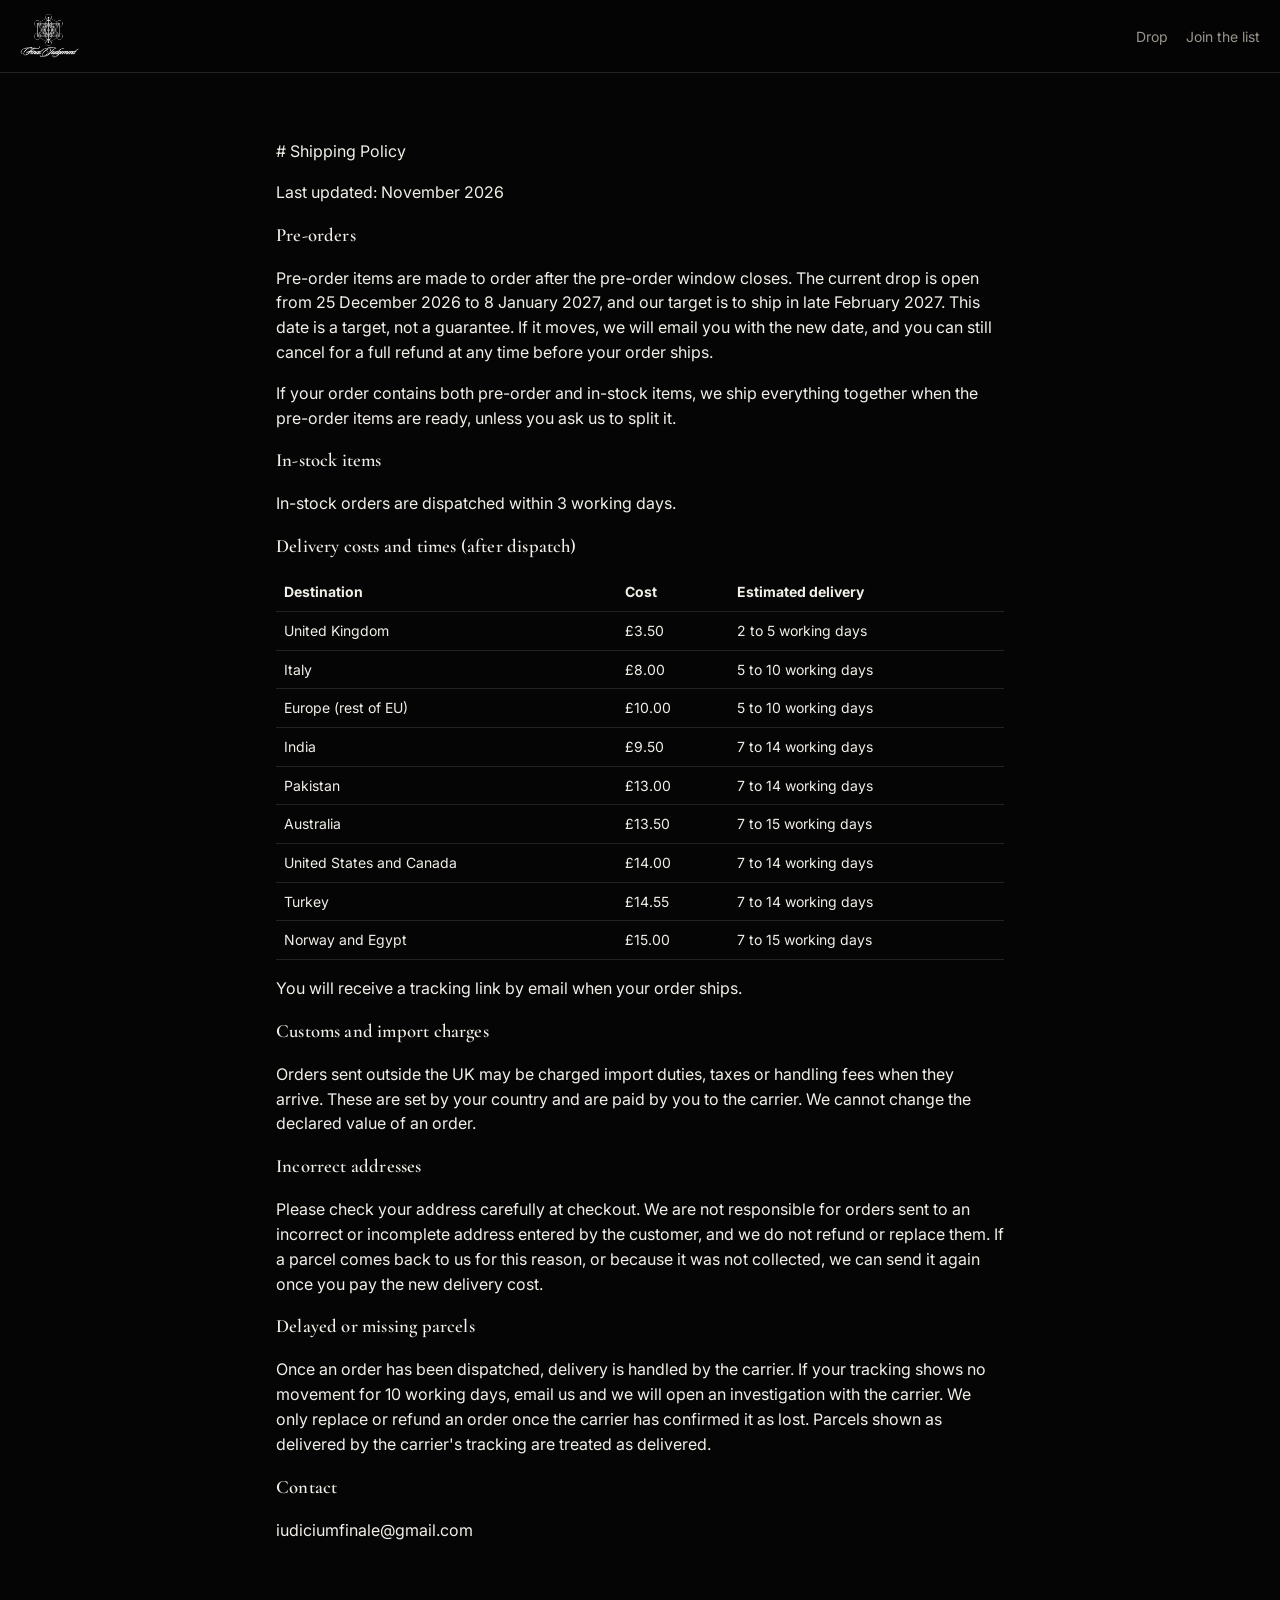
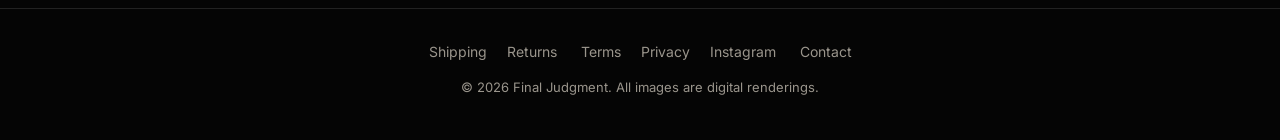
<file: policies/shipping.html>
<!doctype html>
<html lang="en"><head>
<meta charset="utf-8"><meta name="viewport" content="width=device-width,initial-scale=1">
<title>Shipping Policy | Final Judgment</title><meta name="description" content="Shipping Policy">
<meta property="og:title" content="Shipping Policy | Final Judgment"><meta property="og:description" content="Shipping Policy">
<meta property="og:image" content="https://finaljudgment.store/img/hero-1.jpg"><meta property="og:type" content="website"><meta name="twitter:card" content="summary_large_image">
<link rel="canonical" href="https://finaljudgment.store/">
<link rel="icon" href="../img/icon.png">
<link rel="preconnect" href="https://fonts.googleapis.com"><link rel="preconnect" href="https://fonts.gstatic.com" crossorigin>
<link href="https://fonts.googleapis.com/css2?family=Cormorant+Garamond:ital,wght@0,500;0,600;1,500&family=Inter:wght@400;500;600&display=swap" rel="stylesheet">
<link rel="stylesheet" href="../style.css">
<script>!function(f,b,e,v,n,t,s){if(f.fbq)return;n=f.fbq=function(){n.callMethod?n.callMethod.apply(n,arguments):n.queue.push(arguments)};if(!f._fbq)f._fbq=n;n.push=n;n.loaded=!0;n.version='2.0';n.queue=[];t=b.createElement(e);t.async=!0;t.src=v;s=b.getElementsByTagName(e)[0];s.parentNode.insertBefore(t,s)}(window,document,'script','https://connect.facebook.net/en_US/fbevents.js');fbq('init','1747577036687004');fbq('track','PageView');</script>
<script src="../config.js"></script><script defer src="../site.js"></script><script defer src="../motion.js"></script>
</head><body data-launch="2026-12-25T09:00:00Z">
<header class="top"><a href="../index.html" class="brand"><img src="../img/logo.png" alt="Final Judgment"></a>
<nav><a href="../index.html#drop">Drop</a><a href="../index.html#list">Join the list</a></nav></header>
<main class="policy"><p># Shipping Policy</p>
<p>Last updated: November 2026</p>
<h3>Pre-orders</h3>
<p>Pre-order items are made to order after the pre-order window closes. The current drop is open from 25 December 2026 to 8 January 2027, and our target is to ship in late February 2027. This date is a target, not a guarantee. If it moves, we will email you with the new date, and you can still cancel for a full refund at any time before your order ships.</p>
<p>If your order contains both pre-order and in-stock items, we ship everything together when the pre-order items are ready, unless you ask us to split it.</p>
<h3>In-stock items</h3>
<p>In-stock orders are dispatched within 3 working days.</p>
<h3>Delivery costs and times (after dispatch)</h3>
<table>
<tr><th>Destination</th><th>Cost</th><th>Estimated delivery</th></tr>
<tr><td>United Kingdom</td><td>£3.50</td><td>2 to 5 working days</td></tr>
<tr><td>Italy</td><td>£8.00</td><td>5 to 10 working days</td></tr>
<tr><td>Europe (rest of EU)</td><td>£10.00</td><td>5 to 10 working days</td></tr>
<tr><td>India</td><td>£9.50</td><td>7 to 14 working days</td></tr>
<tr><td>Pakistan</td><td>£13.00</td><td>7 to 14 working days</td></tr>
<tr><td>Australia</td><td>£13.50</td><td>7 to 15 working days</td></tr>
<tr><td>United States and Canada</td><td>£14.00</td><td>7 to 14 working days</td></tr>
<tr><td>Turkey</td><td>£14.55</td><td>7 to 14 working days</td></tr>
<tr><td>Norway and Egypt</td><td>£15.00</td><td>7 to 15 working days</td></tr>
</table>
<p>You will receive a tracking link by email when your order ships.</p>
<h3>Customs and import charges</h3>
<p>Orders sent outside the UK may be charged import duties, taxes or handling fees when they arrive. These are set by your country and are paid by you to the carrier. We cannot change the declared value of an order.</p>
<h3>Incorrect addresses</h3>
<p>Please check your address carefully at checkout. We are not responsible for orders sent to an incorrect or incomplete address entered by the customer, and we do not refund or replace them. If a parcel comes back to us for this reason, or because it was not collected, we can send it again once you pay the new delivery cost.</p>
<h3>Delayed or missing parcels</h3>
<p>Once an order has been dispatched, delivery is handled by the carrier. If your tracking shows no movement for 10 working days, email us and we will open an investigation with the carrier. We only replace or refund an order once the carrier has confirmed it as lost. Parcels shown as delivered by the carrier&#x27;s tracking are treated as delivered.</p>
<h3>Contact</h3>
<p>iudiciumfinale@gmail.com</p></main><footer class="foot">
<div class="foot-links"><a href="../policies/shipping.html">Shipping</a><a href="../policies/returns.html">Returns</a>
<a href="../policies/terms.html">Terms</a><a href="../policies/privacy.html">Privacy</a><a href="https://www.instagram.com/finaljudgementt/" target="_blank" rel="noopener">Instagram</a>
<a href="mailto:iudiciumfinale@gmail.com">Contact</a></div>
<p class="small">&copy; 2026 Final Judgment. All images are digital renderings.</p></footer>
</body></html>
</file>
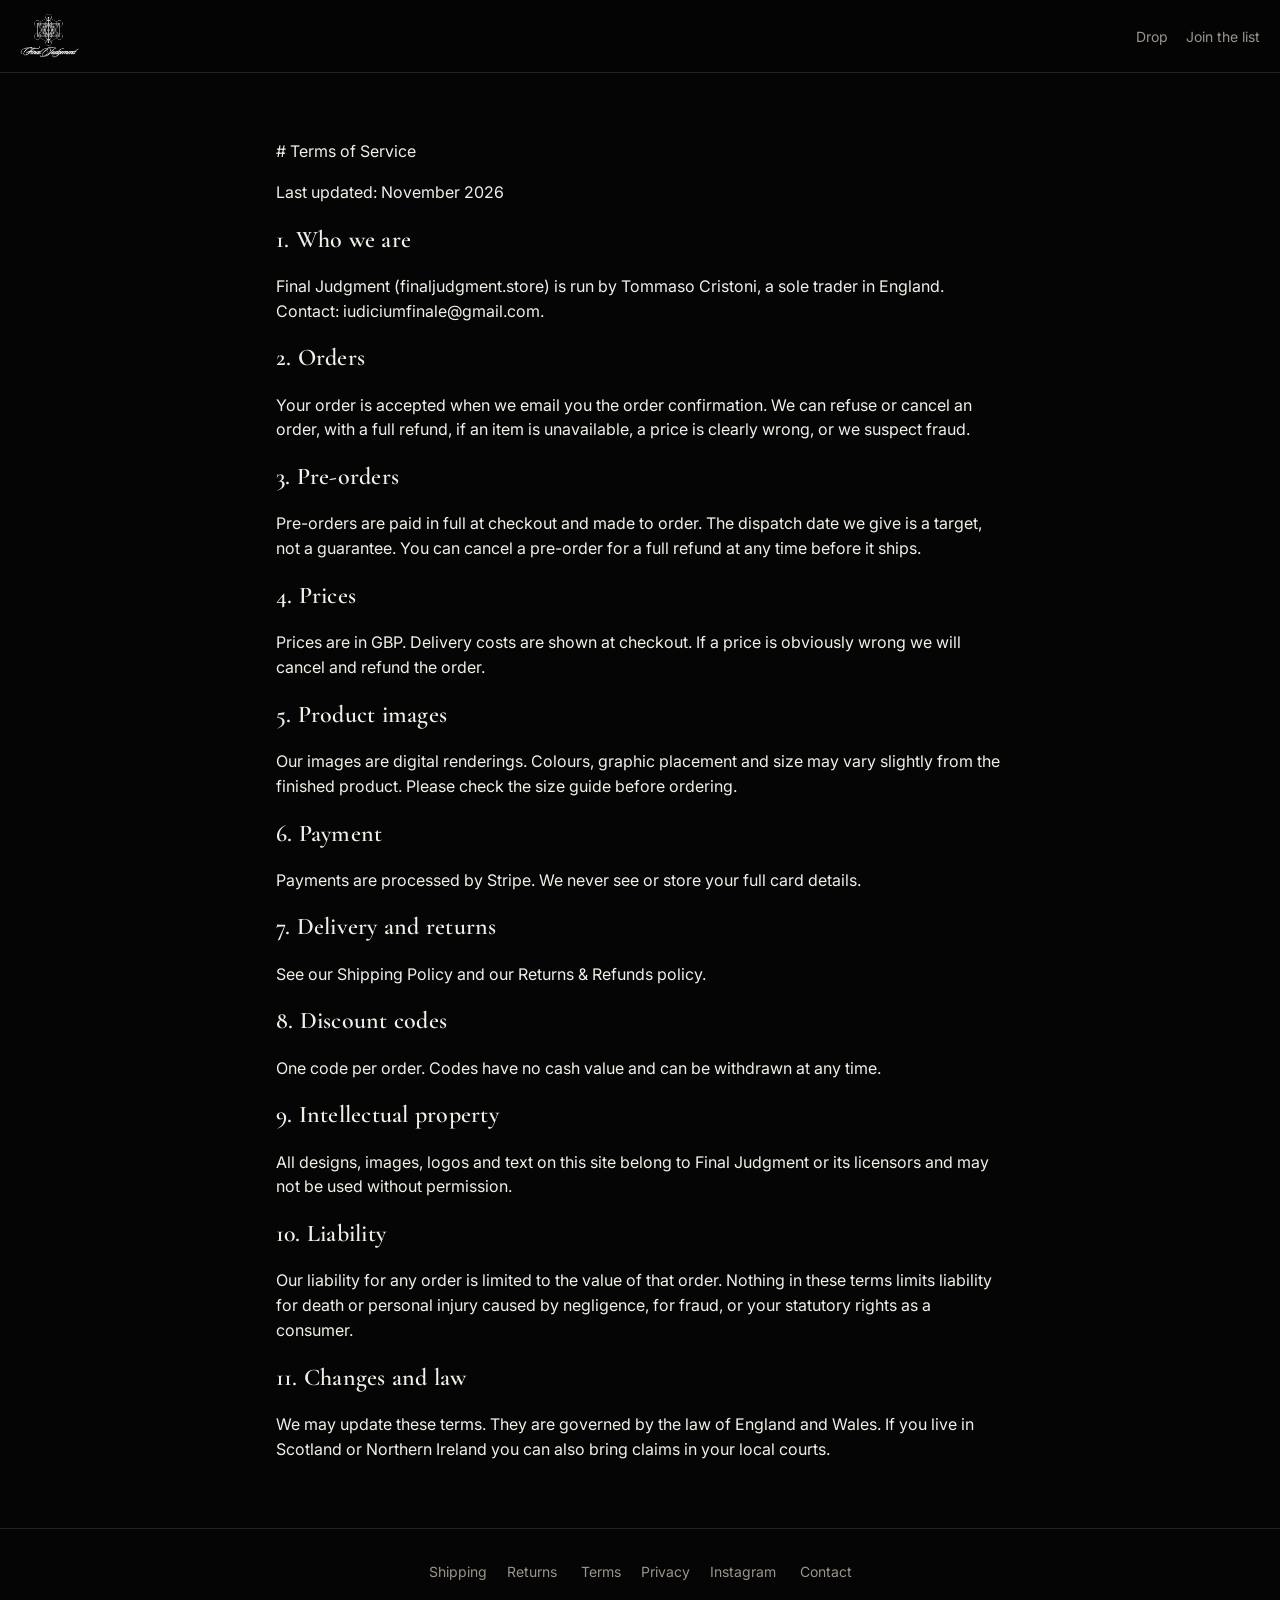
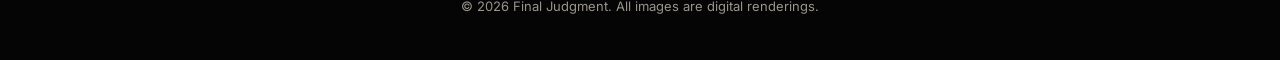
<file: policies/terms.html>
<!doctype html>
<html lang="en"><head>
<meta charset="utf-8"><meta name="viewport" content="width=device-width,initial-scale=1">
<title>Terms of Service | Final Judgment</title><meta name="description" content="Terms of Service">
<meta property="og:title" content="Terms of Service | Final Judgment"><meta property="og:description" content="Terms of Service">
<meta property="og:image" content="https://finaljudgment.store/img/hero-1.jpg"><meta property="og:type" content="website"><meta name="twitter:card" content="summary_large_image">
<link rel="canonical" href="https://finaljudgment.store/">
<link rel="icon" href="../img/icon.png">
<link rel="preconnect" href="https://fonts.googleapis.com"><link rel="preconnect" href="https://fonts.gstatic.com" crossorigin>
<link href="https://fonts.googleapis.com/css2?family=Cormorant+Garamond:ital,wght@0,500;0,600;1,500&family=Inter:wght@400;500;600&display=swap" rel="stylesheet">
<link rel="stylesheet" href="../style.css">
<script>!function(f,b,e,v,n,t,s){if(f.fbq)return;n=f.fbq=function(){n.callMethod?n.callMethod.apply(n,arguments):n.queue.push(arguments)};if(!f._fbq)f._fbq=n;n.push=n;n.loaded=!0;n.version='2.0';n.queue=[];t=b.createElement(e);t.async=!0;t.src=v;s=b.getElementsByTagName(e)[0];s.parentNode.insertBefore(t,s)}(window,document,'script','https://connect.facebook.net/en_US/fbevents.js');fbq('init','1747577036687004');fbq('track','PageView');</script>
<script src="../config.js"></script><script defer src="../site.js"></script><script defer src="../motion.js"></script>
</head><body data-launch="2026-12-25T09:00:00Z">
<header class="top"><a href="../index.html" class="brand"><img src="../img/logo.png" alt="Final Judgment"></a>
<nav><a href="../index.html#drop">Drop</a><a href="../index.html#list">Join the list</a></nav></header>
<main class="policy"><p># Terms of Service</p>
<p>Last updated: November 2026</p>
<h2>1. Who we are</h2>
<p>Final Judgment (finaljudgment.store) is run by Tommaso Cristoni, a sole trader in England. Contact: iudiciumfinale@gmail.com.</p>
<h2>2. Orders</h2>
<p>Your order is accepted when we email you the order confirmation. We can refuse or cancel an order, with a full refund, if an item is unavailable, a price is clearly wrong, or we suspect fraud.</p>
<h2>3. Pre-orders</h2>
<p>Pre-orders are paid in full at checkout and made to order. The dispatch date we give is a target, not a guarantee. You can cancel a pre-order for a full refund at any time before it ships.</p>
<h2>4. Prices</h2>
<p>Prices are in GBP. Delivery costs are shown at checkout. If a price is obviously wrong we will cancel and refund the order.</p>
<h2>5. Product images</h2>
<p>Our images are digital renderings. Colours, graphic placement and size may vary slightly from the finished product. Please check the size guide before ordering.</p>
<h2>6. Payment</h2>
<p>Payments are processed by Stripe. We never see or store your full card details.</p>
<h2>7. Delivery and returns</h2>
<p>See our Shipping Policy and our Returns &amp; Refunds policy.</p>
<h2>8. Discount codes</h2>
<p>One code per order. Codes have no cash value and can be withdrawn at any time.</p>
<h2>9. Intellectual property</h2>
<p>All designs, images, logos and text on this site belong to Final Judgment or its licensors and may not be used without permission.</p>
<h2>10. Liability</h2>
<p>Our liability for any order is limited to the value of that order. Nothing in these terms limits liability for death or personal injury caused by negligence, for fraud, or your statutory rights as a consumer.</p>
<h2>11. Changes and law</h2>
<p>We may update these terms. They are governed by the law of England and Wales. If you live in Scotland or Northern Ireland you can also bring claims in your local courts.</p></main><footer class="foot">
<div class="foot-links"><a href="../policies/shipping.html">Shipping</a><a href="../policies/returns.html">Returns</a>
<a href="../policies/terms.html">Terms</a><a href="../policies/privacy.html">Privacy</a><a href="https://www.instagram.com/finaljudgementt/" target="_blank" rel="noopener">Instagram</a>
<a href="mailto:iudiciumfinale@gmail.com">Contact</a></div>
<p class="small">&copy; 2026 Final Judgment. All images are digital renderings.</p></footer>
</body></html>
</file>
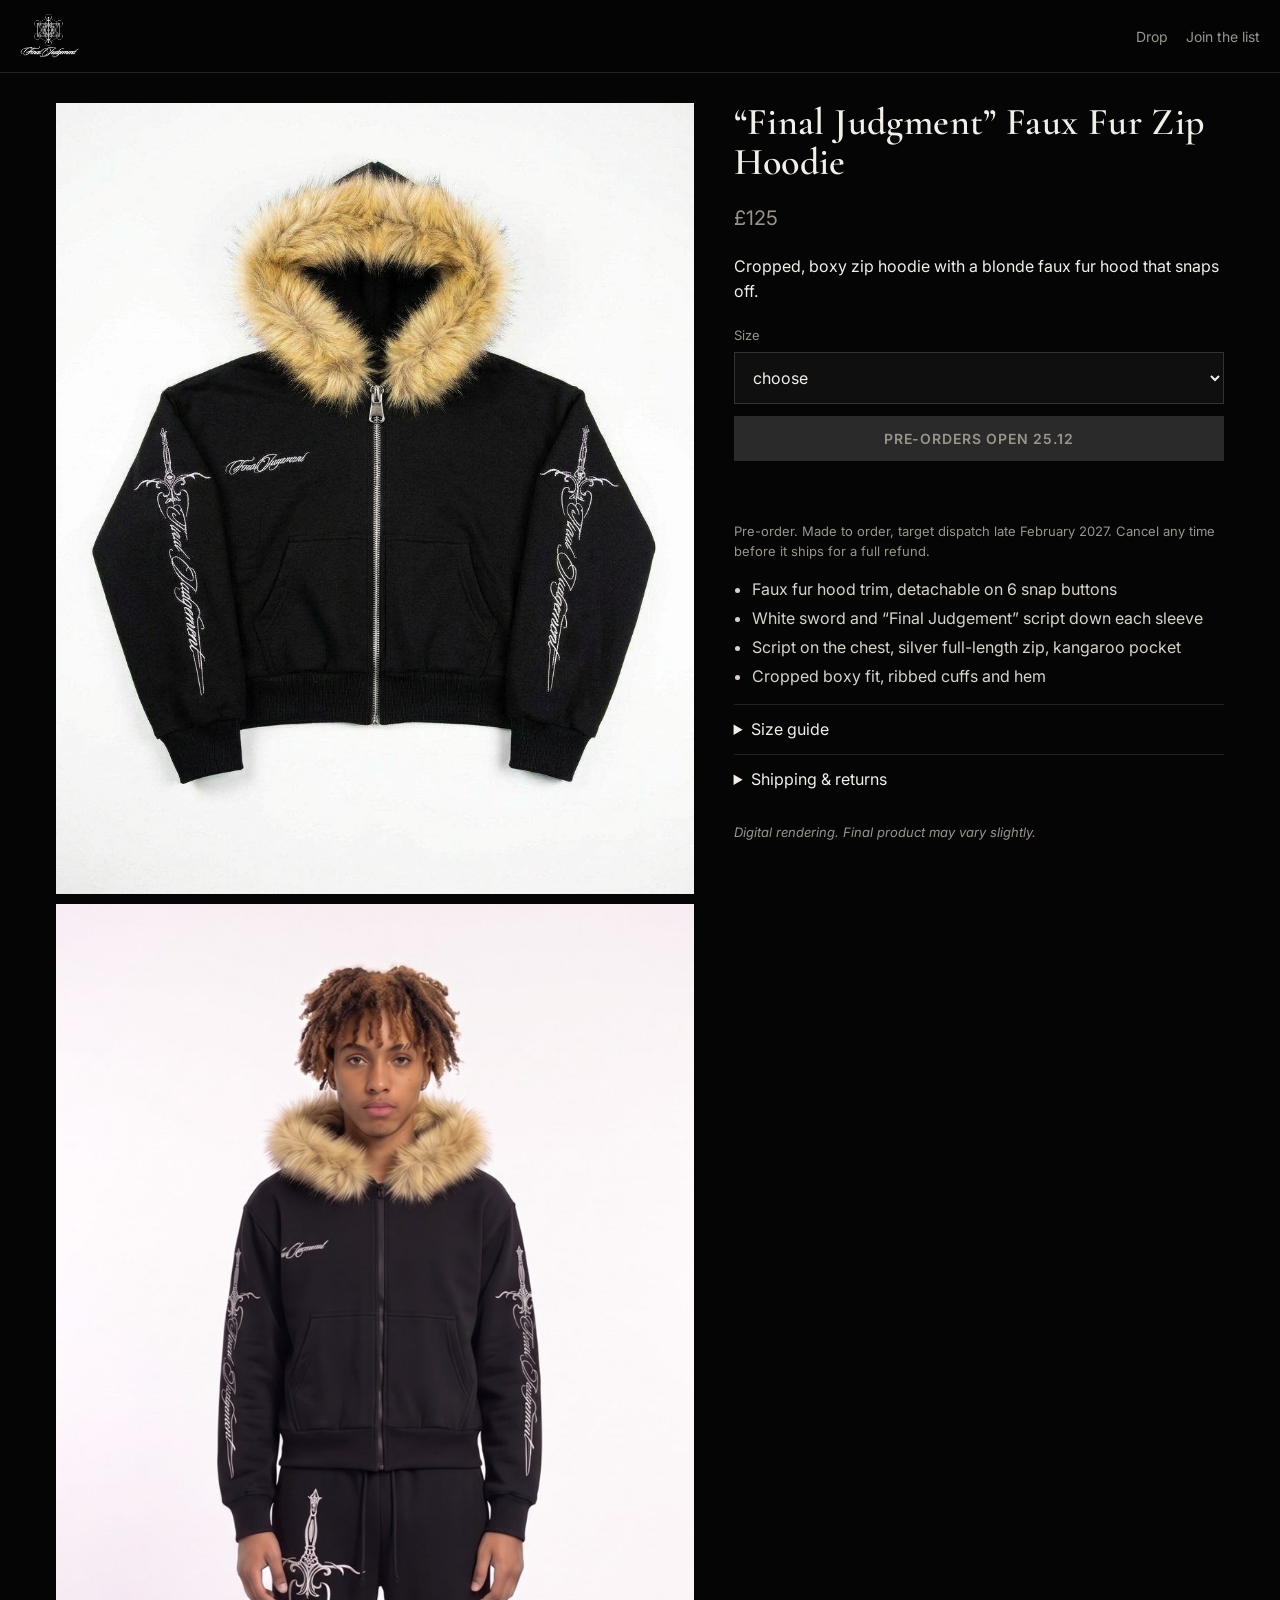
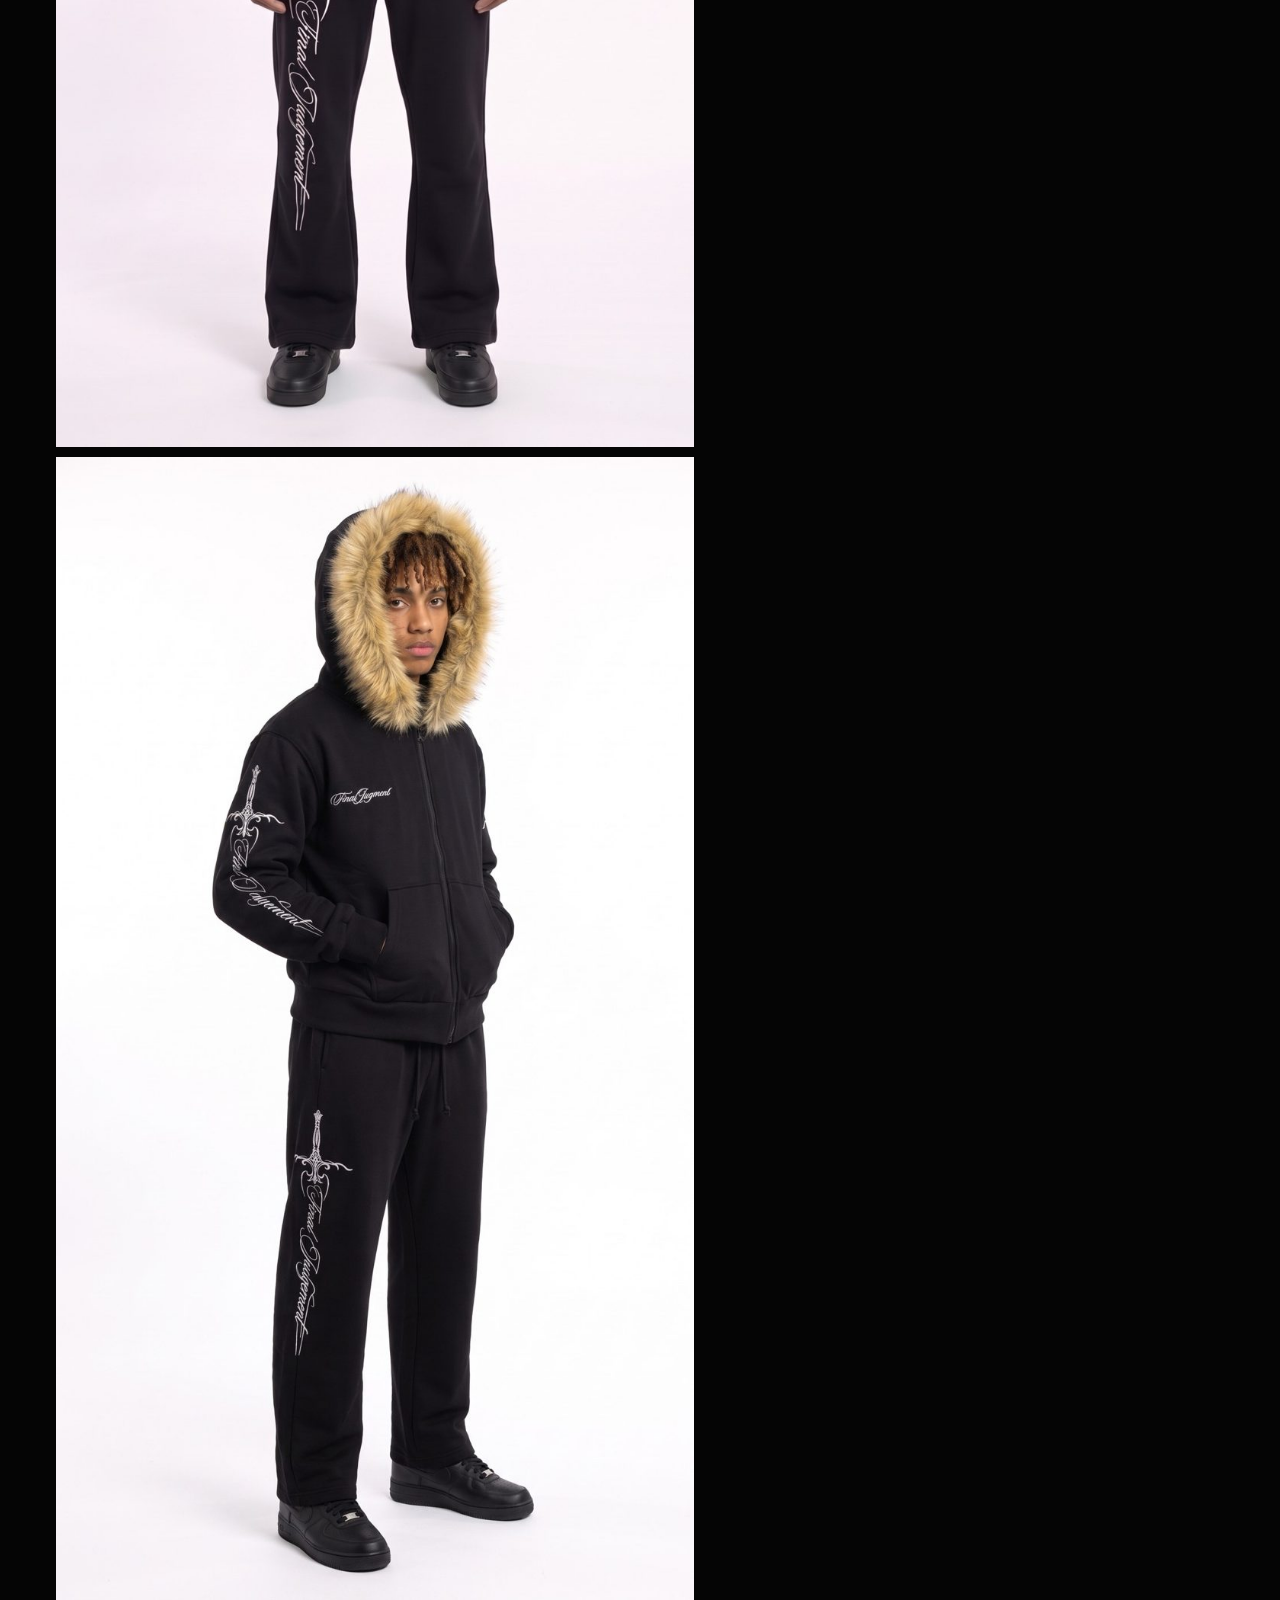
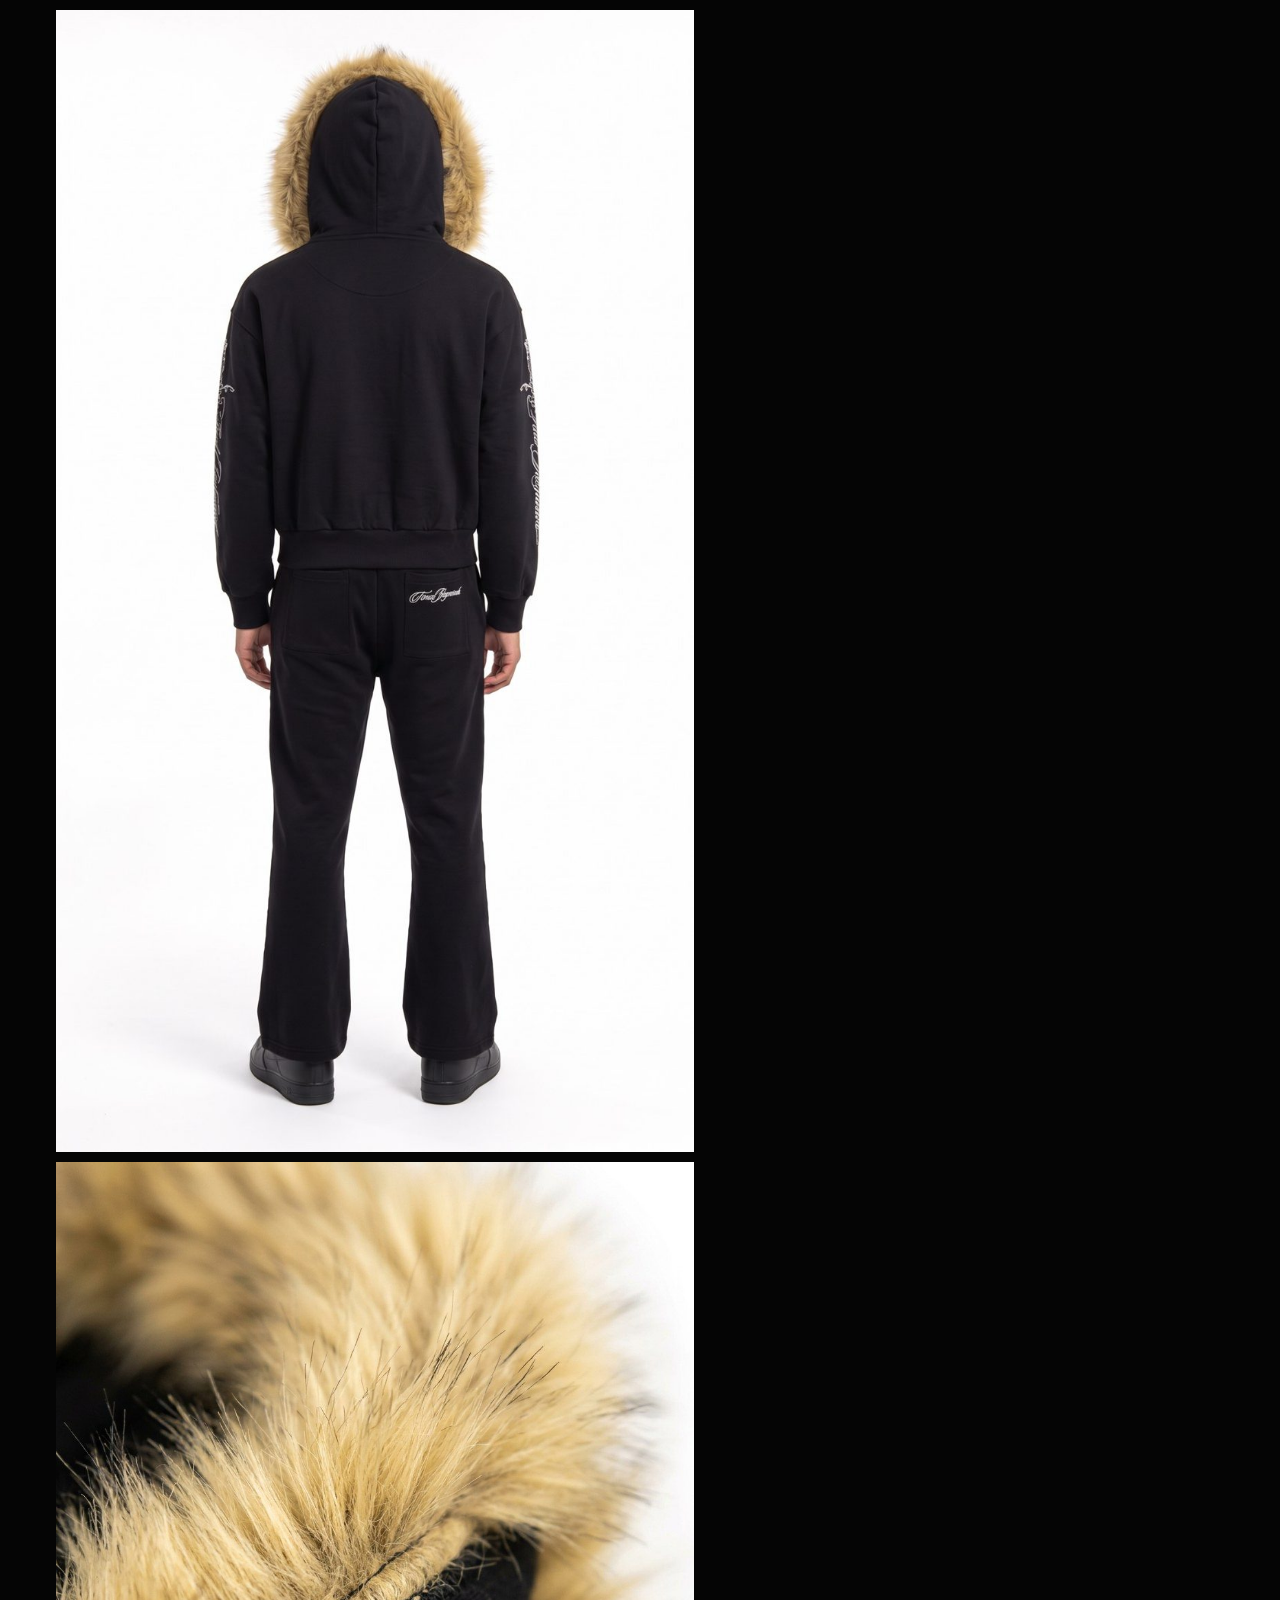
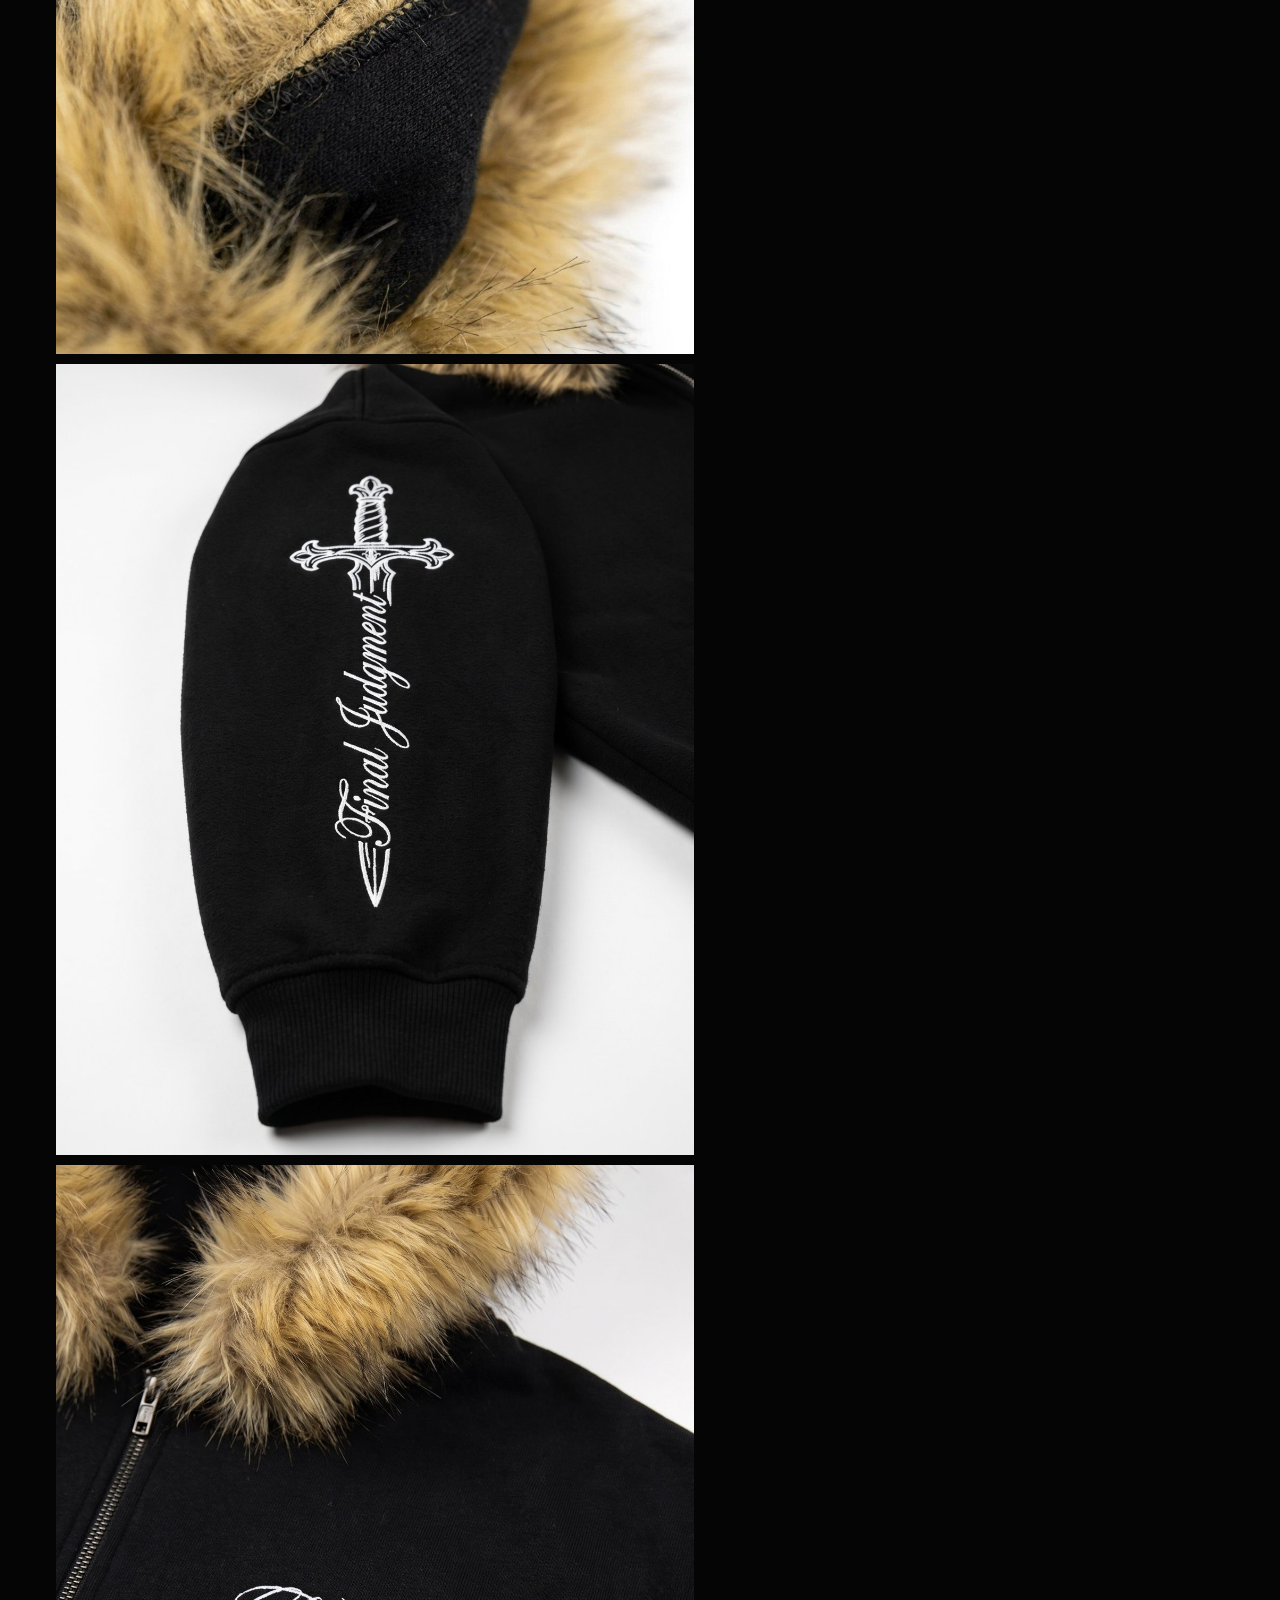
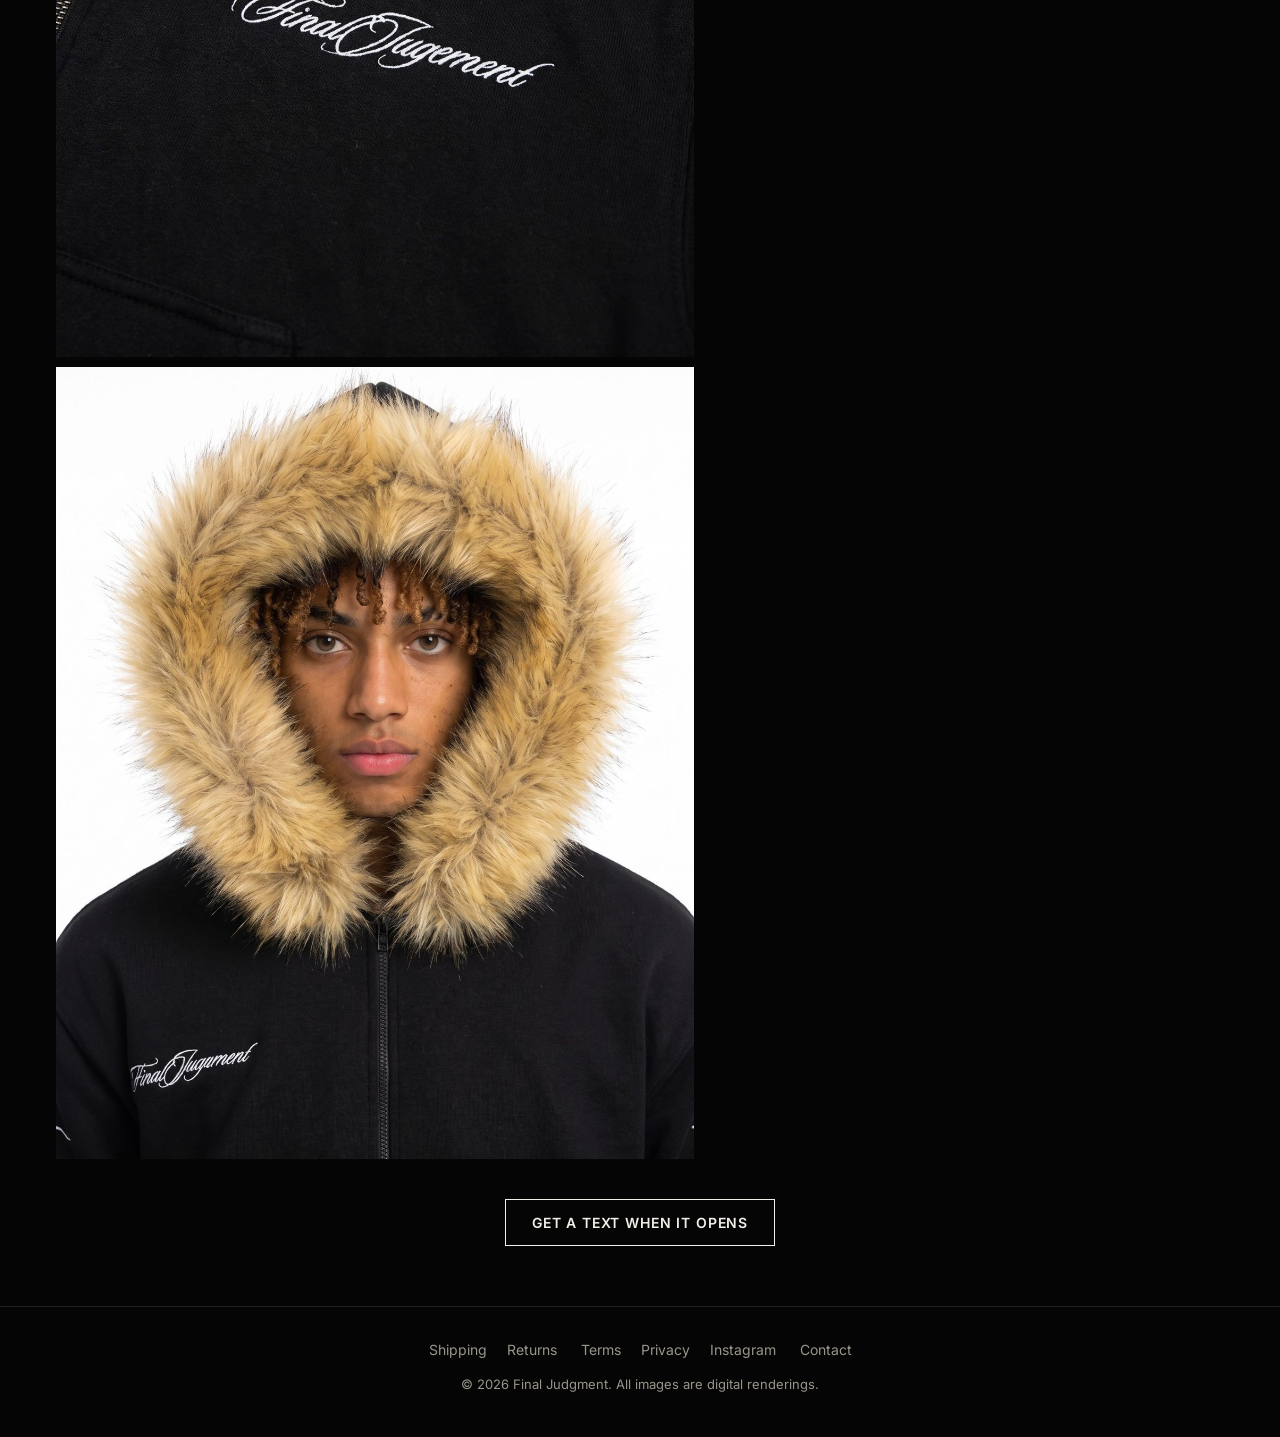
<file: products/hoodie.html>
<!doctype html>
<html lang="en"><head>
<meta charset="utf-8"><meta name="viewport" content="width=device-width,initial-scale=1">
<title>“Final Judgment” Faux Fur Zip Hoodie | Final Judgment</title><meta name="description" content="Cropped, boxy zip hoodie with a blonde faux fur hood that snaps off.">
<meta property="og:title" content="“Final Judgment” Faux Fur Zip Hoodie | Final Judgment"><meta property="og:description" content="Cropped, boxy zip hoodie with a blonde faux fur hood that snaps off.">
<meta property="og:image" content="https://finaljudgment.store/img/hoodie-1.jpg"><meta property="og:type" content="website"><meta name="twitter:card" content="summary_large_image">
<link rel="canonical" href="https://finaljudgment.store/products/hoodie.html">
<link rel="icon" href="../img/icon.png">
<link rel="preconnect" href="https://fonts.googleapis.com"><link rel="preconnect" href="https://fonts.gstatic.com" crossorigin>
<link href="https://fonts.googleapis.com/css2?family=Cormorant+Garamond:ital,wght@0,500;0,600;1,500&family=Inter:wght@400;500;600&display=swap" rel="stylesheet">
<link rel="stylesheet" href="../style.css">
<script>!function(f,b,e,v,n,t,s){if(f.fbq)return;n=f.fbq=function(){n.callMethod?n.callMethod.apply(n,arguments):n.queue.push(arguments)};if(!f._fbq)f._fbq=n;n.push=n;n.loaded=!0;n.version='2.0';n.queue=[];t=b.createElement(e);t.async=!0;t.src=v;s=b.getElementsByTagName(e)[0];s.parentNode.insertBefore(t,s)}(window,document,'script','https://connect.facebook.net/en_US/fbevents.js');fbq('init','1747577036687004');fbq('track','PageView');</script>
<script src="../config.js"></script><script defer src="../site.js"></script><script defer src="../motion.js"></script>
</head><body data-launch="2026-12-25T09:00:00Z">
<header class="top"><a href="../index.html" class="brand"><img src="../img/logo.png" alt="Final Judgment"></a>
<nav><a href="../index.html#drop">Drop</a><a href="../index.html#list">Join the list</a></nav></header>
<script type="application/ld+json">{"@context": "https://schema.org", "@type": "Product", "name": "Final Judgment Faux Fur Zip Hoodie", "image": ["https://finaljudgment.store/img/hoodie-1.jpg", "https://finaljudgment.store/img/hoodie-2.jpg", "https://finaljudgment.store/img/hoodie-3.jpg"], "description": "Cropped, boxy zip hoodie with a blonde faux fur hood that snaps off.", "brand": {"@type": "Brand", "name": "Final Judgment"}, "offers": {"@type": "Offer", "priceCurrency": "GBP", "price": "125", "availability": "https://schema.org/PreOrder", "url": "https://finaljudgment.store/products/hoodie.html"}}</script>

<main class="product" data-slug="hoodie">
<div class="gallery"><img src="../img/hoodie-1.jpg" alt="“Final Judgment” Faux Fur Zip Hoodie view 1" loading="eager"><img src="../img/hoodie-2.jpg" alt="“Final Judgment” Faux Fur Zip Hoodie view 2" loading="lazy"><img src="../img/hoodie-3.jpg" alt="“Final Judgment” Faux Fur Zip Hoodie view 3" loading="lazy"><img src="../img/hoodie-4.jpg" alt="“Final Judgment” Faux Fur Zip Hoodie view 4" loading="lazy"><img src="../img/hoodie-5.jpg" alt="“Final Judgment” Faux Fur Zip Hoodie view 5" loading="lazy"><img src="../img/hoodie-6.jpg" alt="“Final Judgment” Faux Fur Zip Hoodie view 6" loading="lazy"><img src="../img/hoodie-7.jpg" alt="“Final Judgment” Faux Fur Zip Hoodie view 7" loading="lazy"><img src="../img/hoodie-8.jpg" alt="“Final Judgment” Faux Fur Zip Hoodie view 8" loading="lazy"></div>
<div class="info">
<h1>“Final Judgment” Faux Fur Zip Hoodie</h1><p class="price">&pound;125</p>
<p>Cropped, boxy zip hoodie with a blonde faux fur hood that snaps off.</p>
<form class="buy"><label class="size">Size<select name="size"><option value="">choose</option><option value="S">S</option><option value="M">M</option><option value="L">L</option><option value="XL">XL</option></select></label>
<button type="submit" class="btn buy-btn" disabled>Pre-orders open 25.12</button>
<p class="msg" role="status"></p></form>
<p class="small">Pre-order. Made to order, target dispatch late February 2027. Cancel any time before it ships for a full refund.</p>
<ul class="details"><li>Faux fur hood trim, detachable on 6 snap buttons</li><li>White sword and “Final Judgement” script down each sleeve</li><li>Script on the chest, silver full-length zip, kangaroo pocket</li><li>Cropped boxy fit, ribbed cuffs and hem</li></ul>
<details><summary>Size guide</summary><p class="small"><strong>Hoodie</strong>, size M, cm</p><table class="sizes"><tr><th></th><th>M</th></tr><tr><td>Chest width (flat)</td><td>63.5</td></tr><tr><td>Body length</td><td>58</td></tr><tr><td>Sleeve</td><td>53</td></tr></table><p class="small">Cropped, boxy fit. Measurements from the tech pack for size M; full S to XL grading is being confirmed with the factory. Message us on Instagram for your size.</p></details>
<details><summary>Shipping &amp; returns</summary><p class="small">UK &pound;3.50, EU &pound;10, US/CA &pound;14. 14-day returns once it arrives. <a href="../policies/shipping.html">Shipping</a> &middot; <a href="../policies/returns.html">Returns</a></p></details>
<p class="small note">Digital rendering. Final product may vary slightly.</p>
</div></main>
<section class="list-mini"><a class="btn ghost" href="../index.html#list">Get a text when it opens</a></section><footer class="foot">
<div class="foot-links"><a href="../policies/shipping.html">Shipping</a><a href="../policies/returns.html">Returns</a>
<a href="../policies/terms.html">Terms</a><a href="../policies/privacy.html">Privacy</a><a href="https://www.instagram.com/finaljudgementt/" target="_blank" rel="noopener">Instagram</a>
<a href="mailto:iudiciumfinale@gmail.com">Contact</a></div>
<p class="small">&copy; 2026 Final Judgment. All images are digital renderings.</p></footer>
</body></html>
</file>
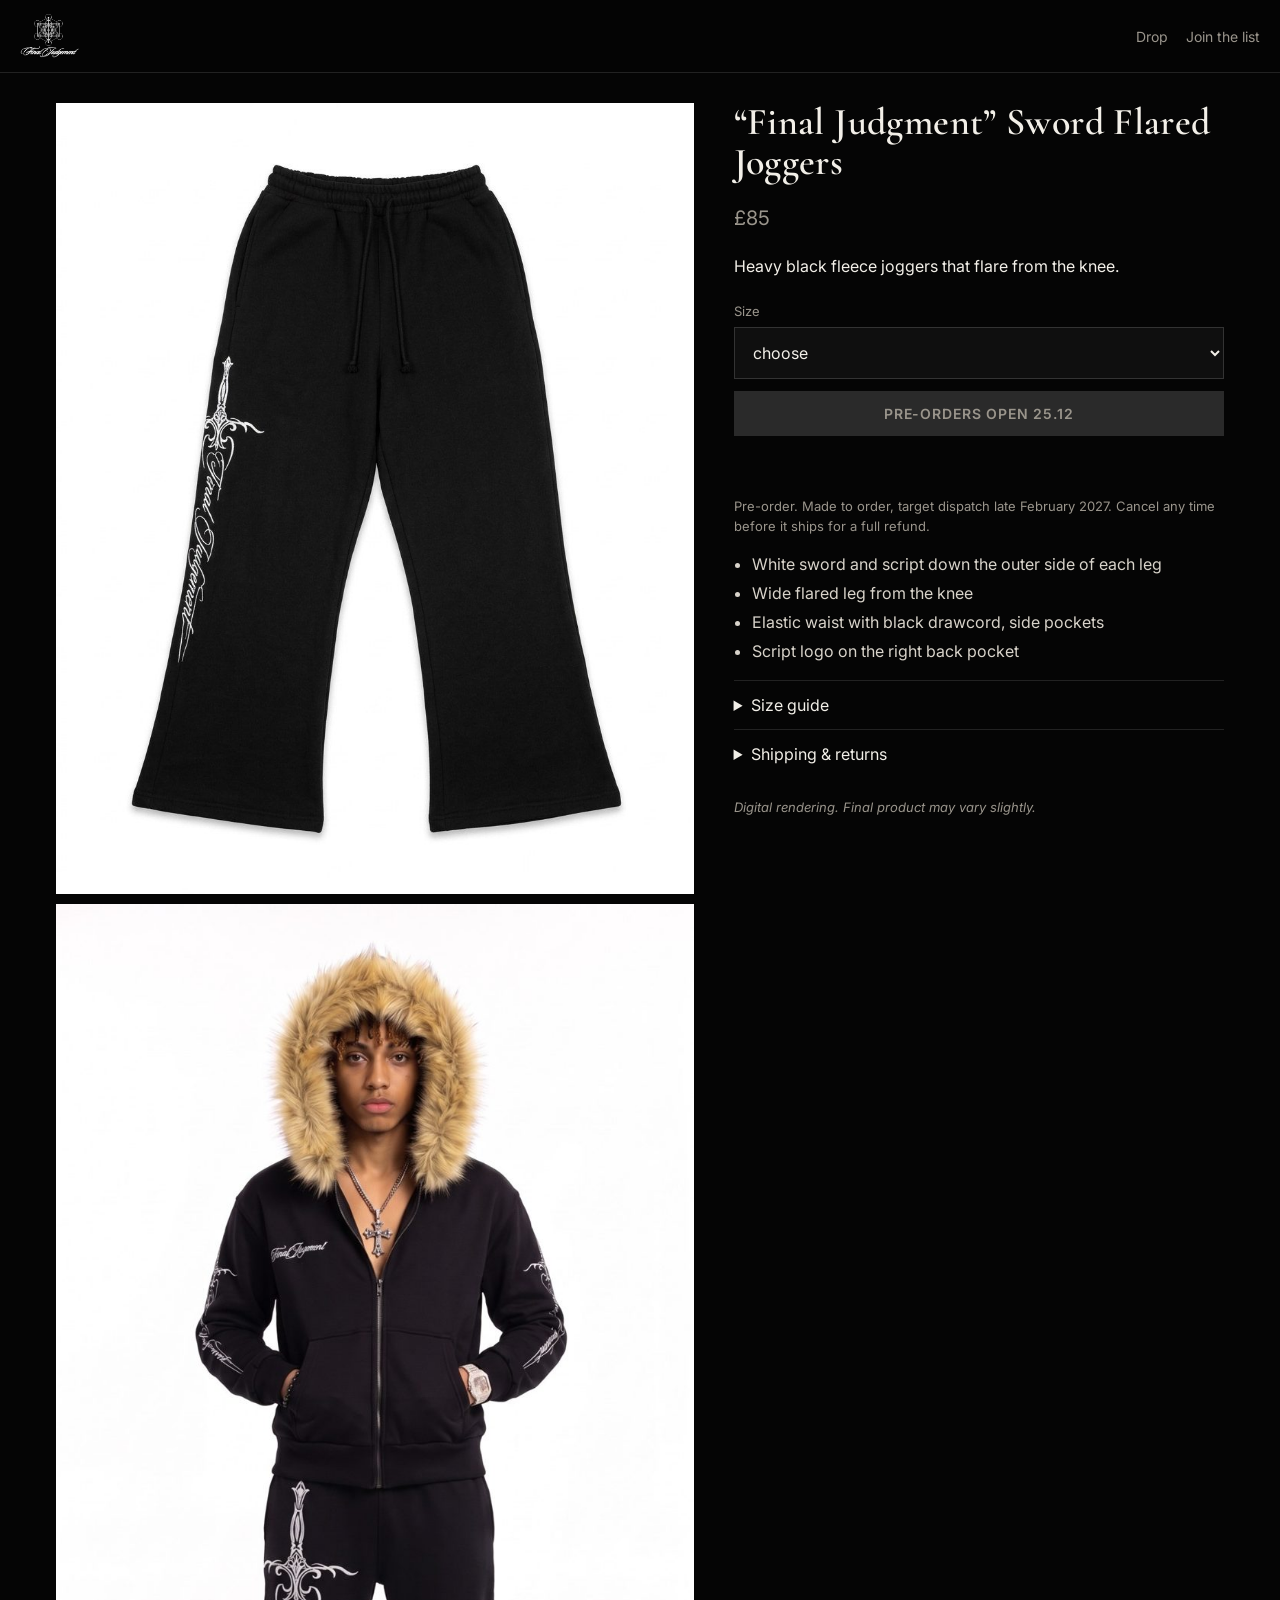
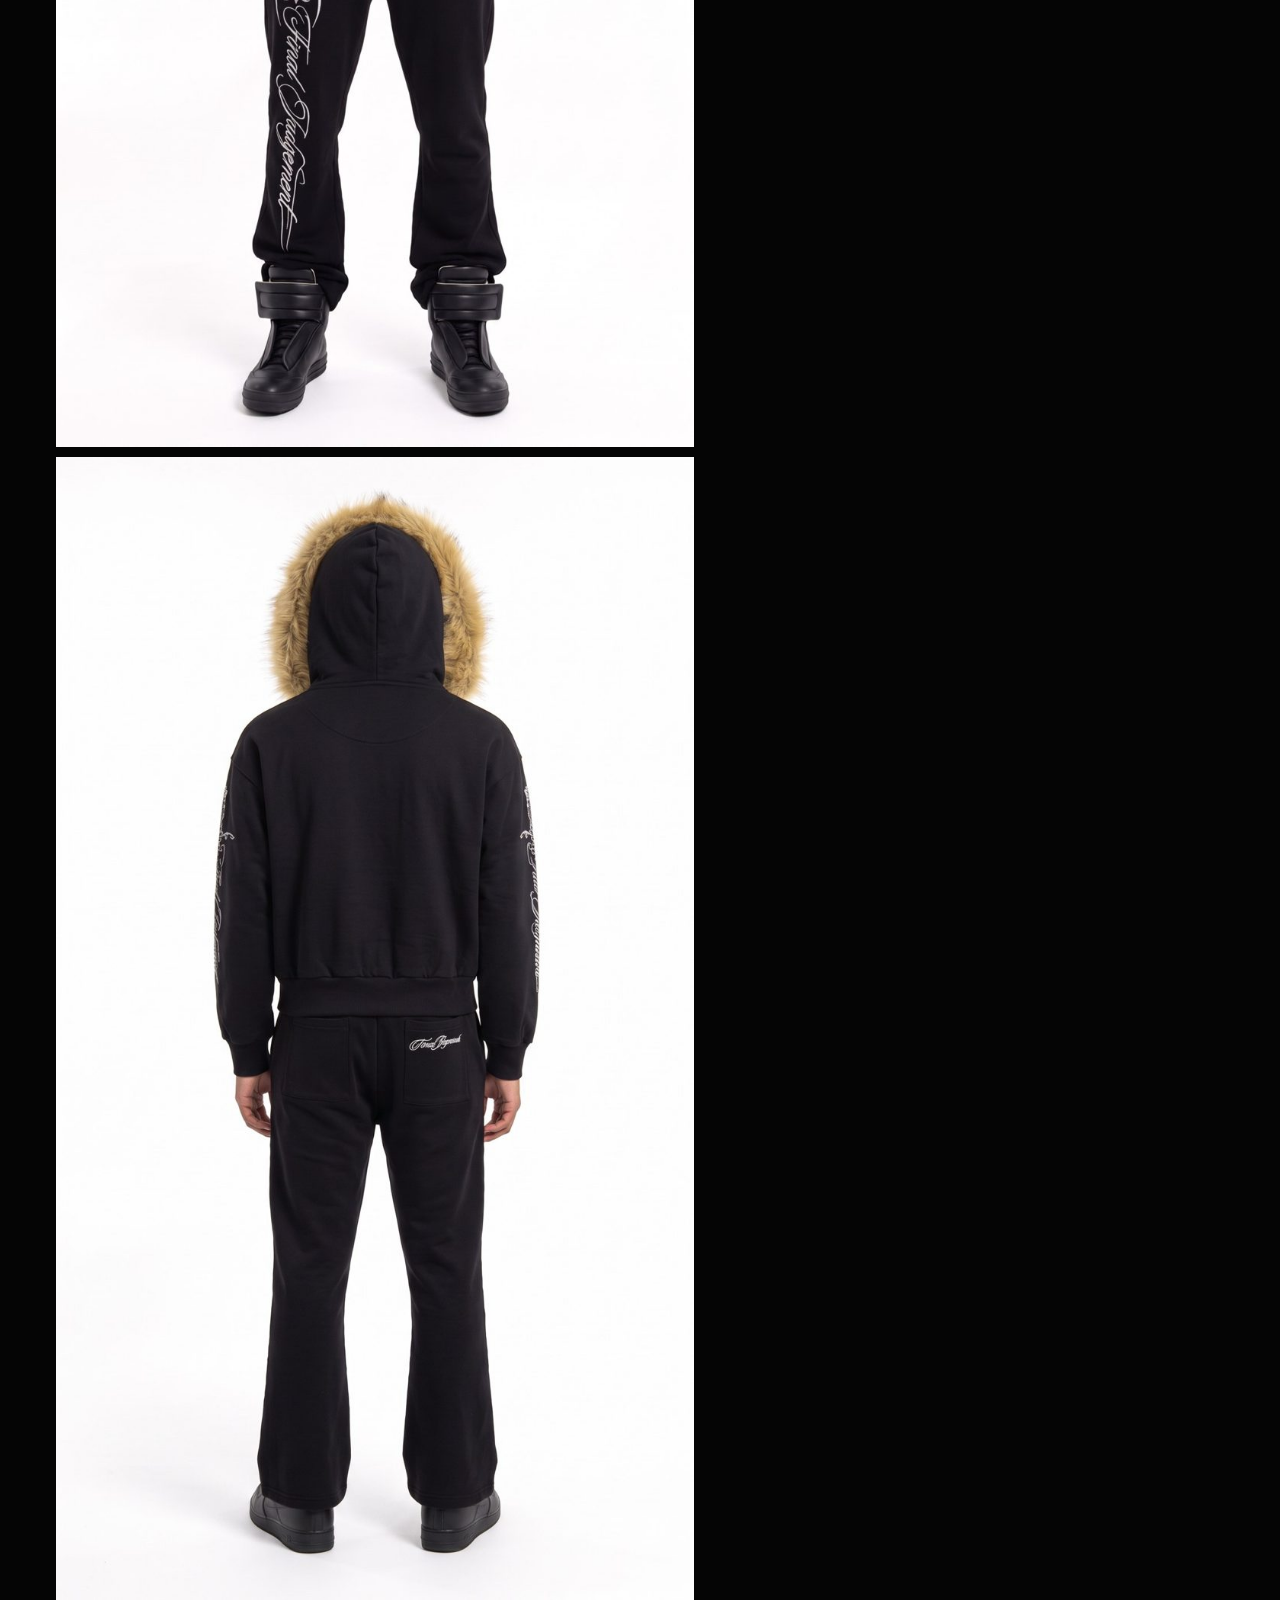
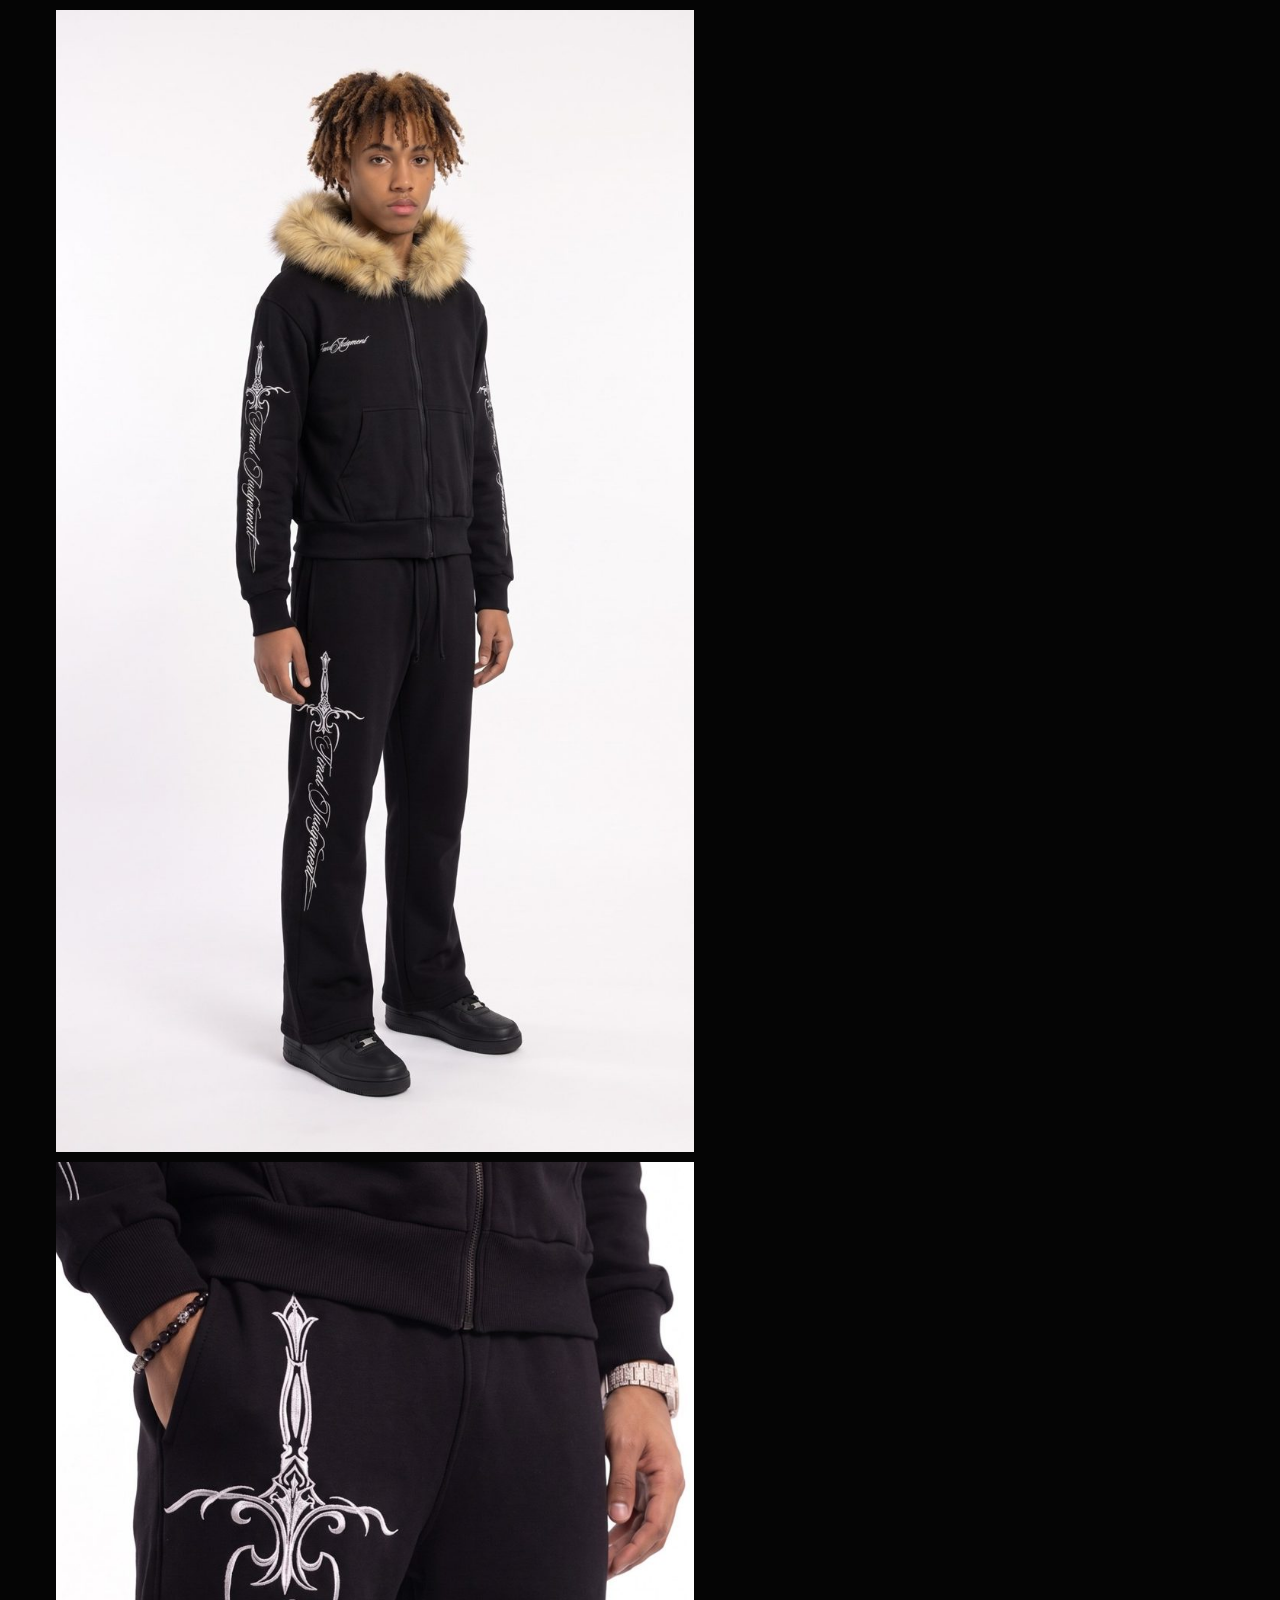
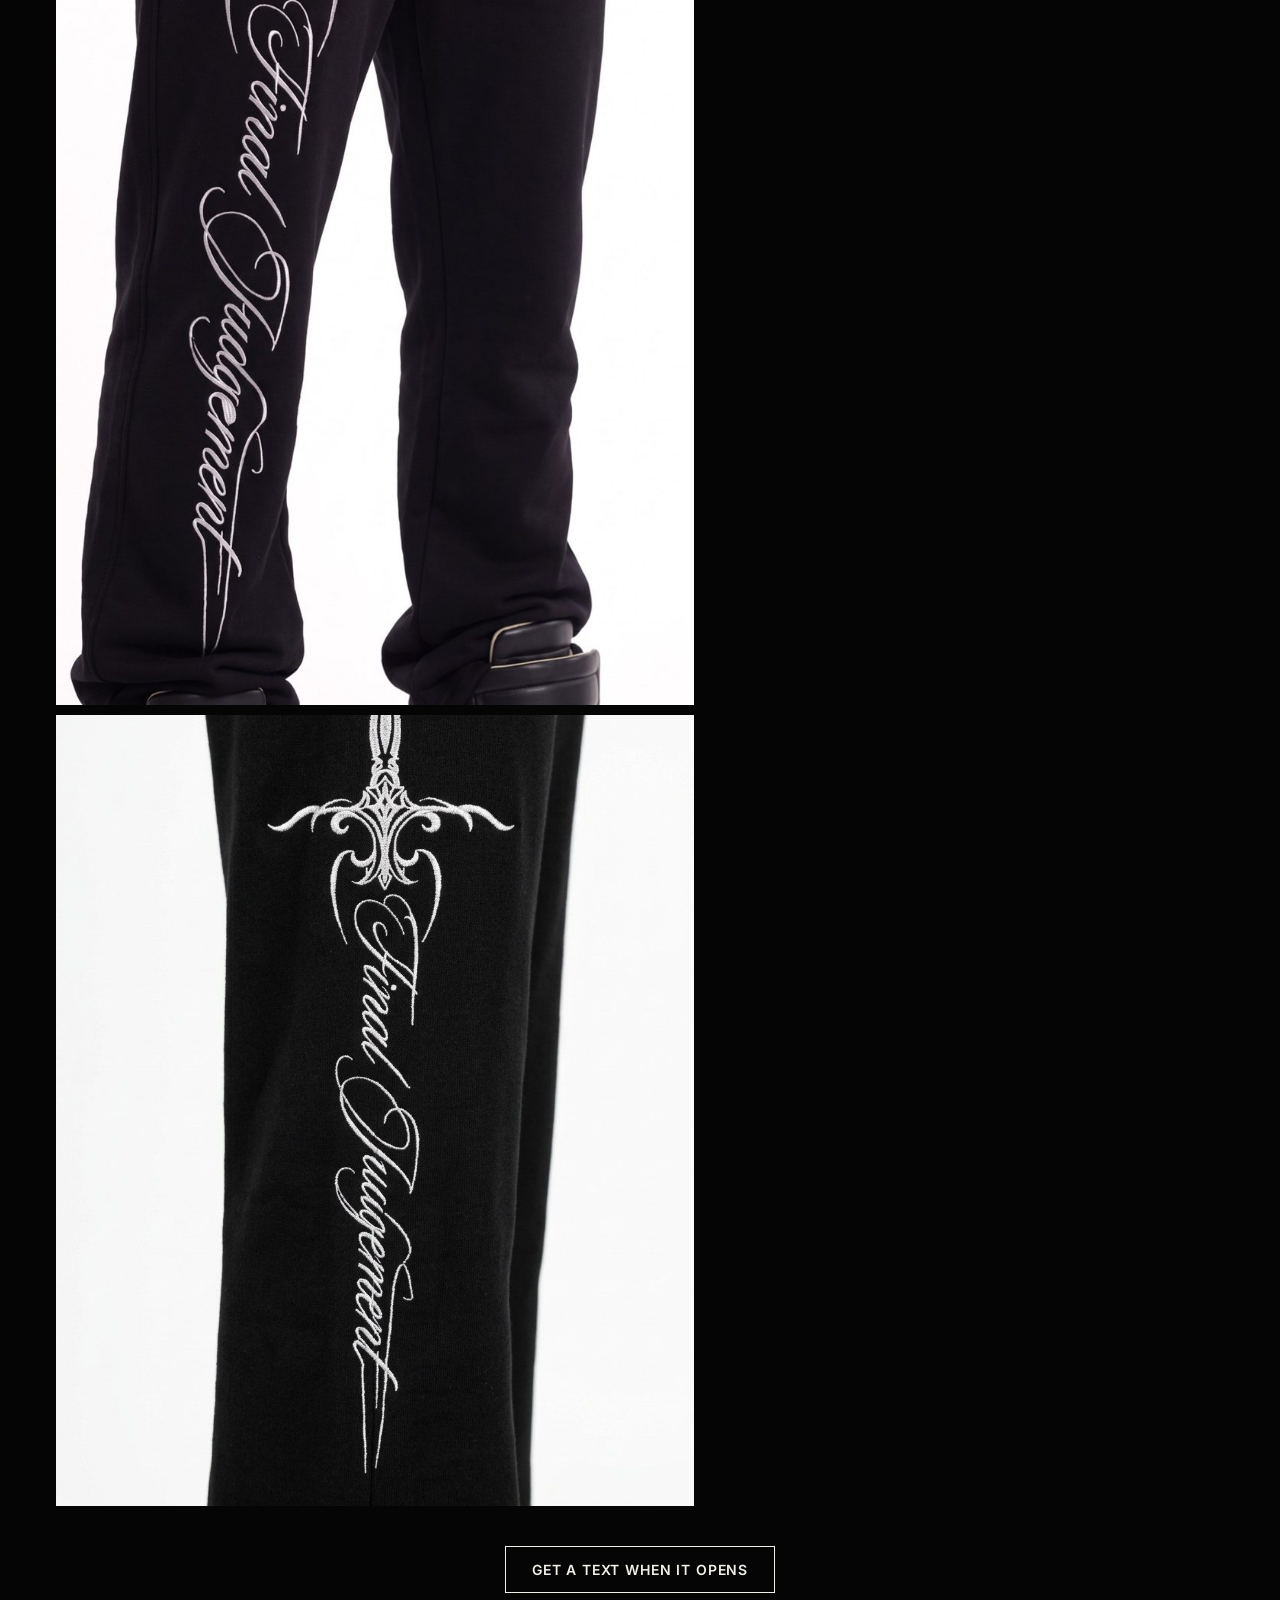
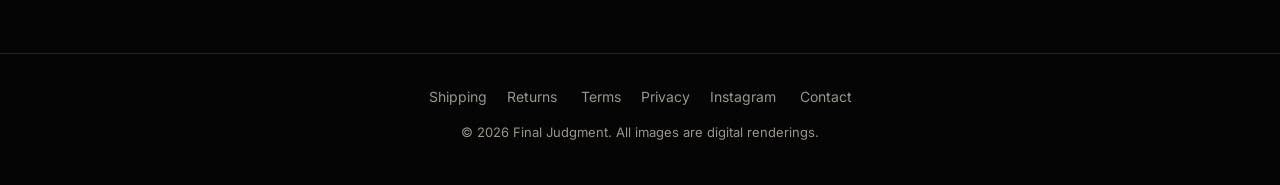
<file: products/joggers.html>
<!doctype html>
<html lang="en"><head>
<meta charset="utf-8"><meta name="viewport" content="width=device-width,initial-scale=1">
<title>“Final Judgment” Sword Flared Joggers | Final Judgment</title><meta name="description" content="Heavy black fleece joggers that flare from the knee.">
<meta property="og:title" content="“Final Judgment” Sword Flared Joggers | Final Judgment"><meta property="og:description" content="Heavy black fleece joggers that flare from the knee.">
<meta property="og:image" content="https://finaljudgment.store/img/joggers-1.jpg"><meta property="og:type" content="website"><meta name="twitter:card" content="summary_large_image">
<link rel="canonical" href="https://finaljudgment.store/products/joggers.html">
<link rel="icon" href="../img/icon.png">
<link rel="preconnect" href="https://fonts.googleapis.com"><link rel="preconnect" href="https://fonts.gstatic.com" crossorigin>
<link href="https://fonts.googleapis.com/css2?family=Cormorant+Garamond:ital,wght@0,500;0,600;1,500&family=Inter:wght@400;500;600&display=swap" rel="stylesheet">
<link rel="stylesheet" href="../style.css">
<script>!function(f,b,e,v,n,t,s){if(f.fbq)return;n=f.fbq=function(){n.callMethod?n.callMethod.apply(n,arguments):n.queue.push(arguments)};if(!f._fbq)f._fbq=n;n.push=n;n.loaded=!0;n.version='2.0';n.queue=[];t=b.createElement(e);t.async=!0;t.src=v;s=b.getElementsByTagName(e)[0];s.parentNode.insertBefore(t,s)}(window,document,'script','https://connect.facebook.net/en_US/fbevents.js');fbq('init','1747577036687004');fbq('track','PageView');</script>
<script src="../config.js"></script><script defer src="../site.js"></script><script defer src="../motion.js"></script>
</head><body data-launch="2026-12-25T09:00:00Z">
<header class="top"><a href="../index.html" class="brand"><img src="../img/logo.png" alt="Final Judgment"></a>
<nav><a href="../index.html#drop">Drop</a><a href="../index.html#list">Join the list</a></nav></header>
<script type="application/ld+json">{"@context": "https://schema.org", "@type": "Product", "name": "Final Judgment Sword Flared Joggers", "image": ["https://finaljudgment.store/img/joggers-1.jpg", "https://finaljudgment.store/img/joggers-2.jpg", "https://finaljudgment.store/img/joggers-3.jpg"], "description": "Heavy black fleece joggers that flare from the knee.", "brand": {"@type": "Brand", "name": "Final Judgment"}, "offers": {"@type": "Offer", "priceCurrency": "GBP", "price": "85", "availability": "https://schema.org/PreOrder", "url": "https://finaljudgment.store/products/joggers.html"}}</script>

<main class="product" data-slug="joggers">
<div class="gallery"><img src="../img/joggers-1.jpg" alt="“Final Judgment” Sword Flared Joggers view 1" loading="eager"><img src="../img/joggers-2.jpg" alt="“Final Judgment” Sword Flared Joggers view 2" loading="lazy"><img src="../img/joggers-3.jpg" alt="“Final Judgment” Sword Flared Joggers view 3" loading="lazy"><img src="../img/joggers-4.jpg" alt="“Final Judgment” Sword Flared Joggers view 4" loading="lazy"><img src="../img/joggers-5.jpg" alt="“Final Judgment” Sword Flared Joggers view 5" loading="lazy"><img src="../img/joggers-6.jpg" alt="“Final Judgment” Sword Flared Joggers view 6" loading="lazy"></div>
<div class="info">
<h1>“Final Judgment” Sword Flared Joggers</h1><p class="price">&pound;85</p>
<p>Heavy black fleece joggers that flare from the knee.</p>
<form class="buy"><label class="size">Size<select name="size"><option value="">choose</option><option value="S">S</option><option value="M">M</option><option value="L">L</option><option value="XL">XL</option></select></label>
<button type="submit" class="btn buy-btn" disabled>Pre-orders open 25.12</button>
<p class="msg" role="status"></p></form>
<p class="small">Pre-order. Made to order, target dispatch late February 2027. Cancel any time before it ships for a full refund.</p>
<ul class="details"><li>White sword and script down the outer side of each leg</li><li>Wide flared leg from the knee</li><li>Elastic waist with black drawcord, side pockets</li><li>Script logo on the right back pocket</li></ul>
<details><summary>Size guide</summary><p class="small"><strong>Joggers</strong>, size M, cm</p><table class="sizes"><tr><th></th><th>M</th></tr><tr><td>Waist (flat, relaxed)</td><td>38</td></tr><tr><td>Rise</td><td>35.5</td></tr><tr><td>Inseam</td><td>80</td></tr><tr><td>Leg opening</td><td>28.5</td></tr></table><p class="small">Cropped, boxy fit. Measurements from the tech pack for size M; full S to XL grading is being confirmed with the factory. Message us on Instagram for your size.</p></details>
<details><summary>Shipping &amp; returns</summary><p class="small">UK &pound;3.50, EU &pound;10, US/CA &pound;14. 14-day returns once it arrives. <a href="../policies/shipping.html">Shipping</a> &middot; <a href="../policies/returns.html">Returns</a></p></details>
<p class="small note">Digital rendering. Final product may vary slightly.</p>
</div></main>
<section class="list-mini"><a class="btn ghost" href="../index.html#list">Get a text when it opens</a></section><footer class="foot">
<div class="foot-links"><a href="../policies/shipping.html">Shipping</a><a href="../policies/returns.html">Returns</a>
<a href="../policies/terms.html">Terms</a><a href="../policies/privacy.html">Privacy</a><a href="https://www.instagram.com/finaljudgementt/" target="_blank" rel="noopener">Instagram</a>
<a href="mailto:iudiciumfinale@gmail.com">Contact</a></div>
<p class="small">&copy; 2026 Final Judgment. All images are digital renderings.</p></footer>
</body></html>
</file>
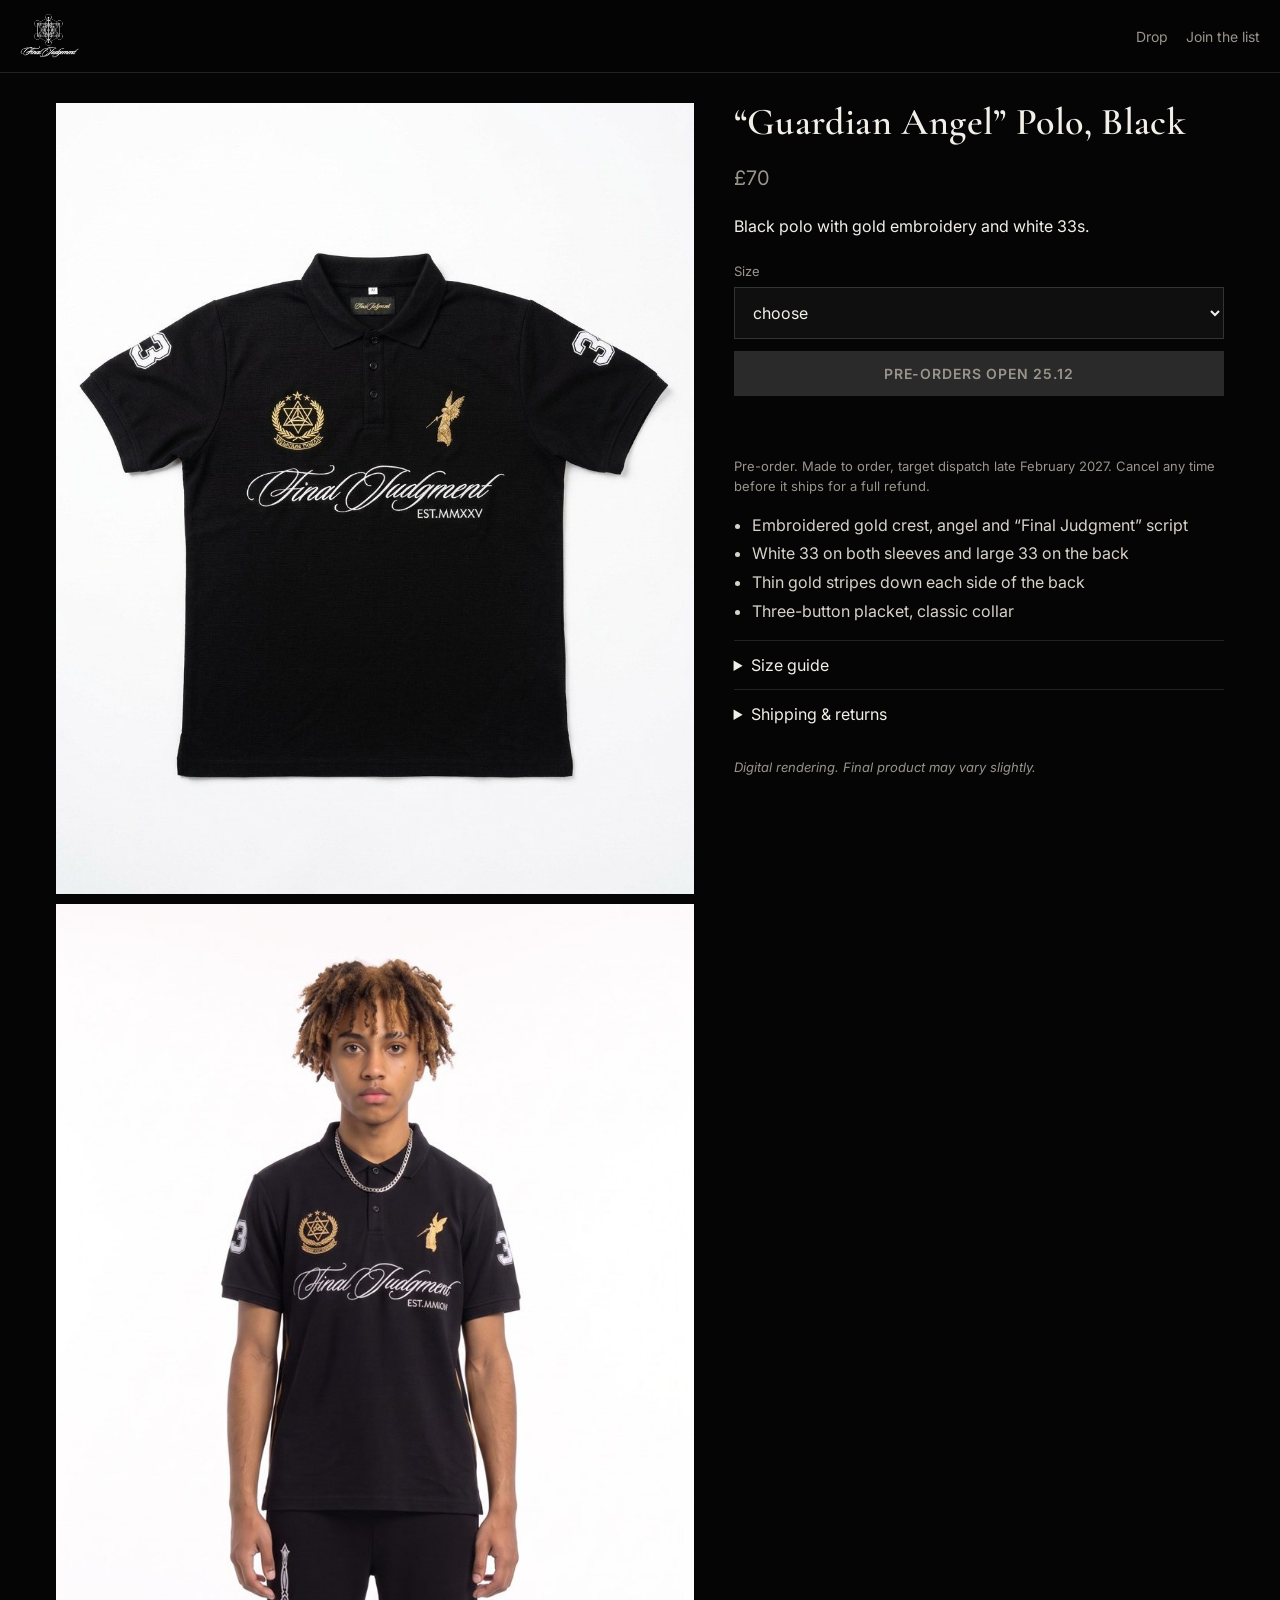
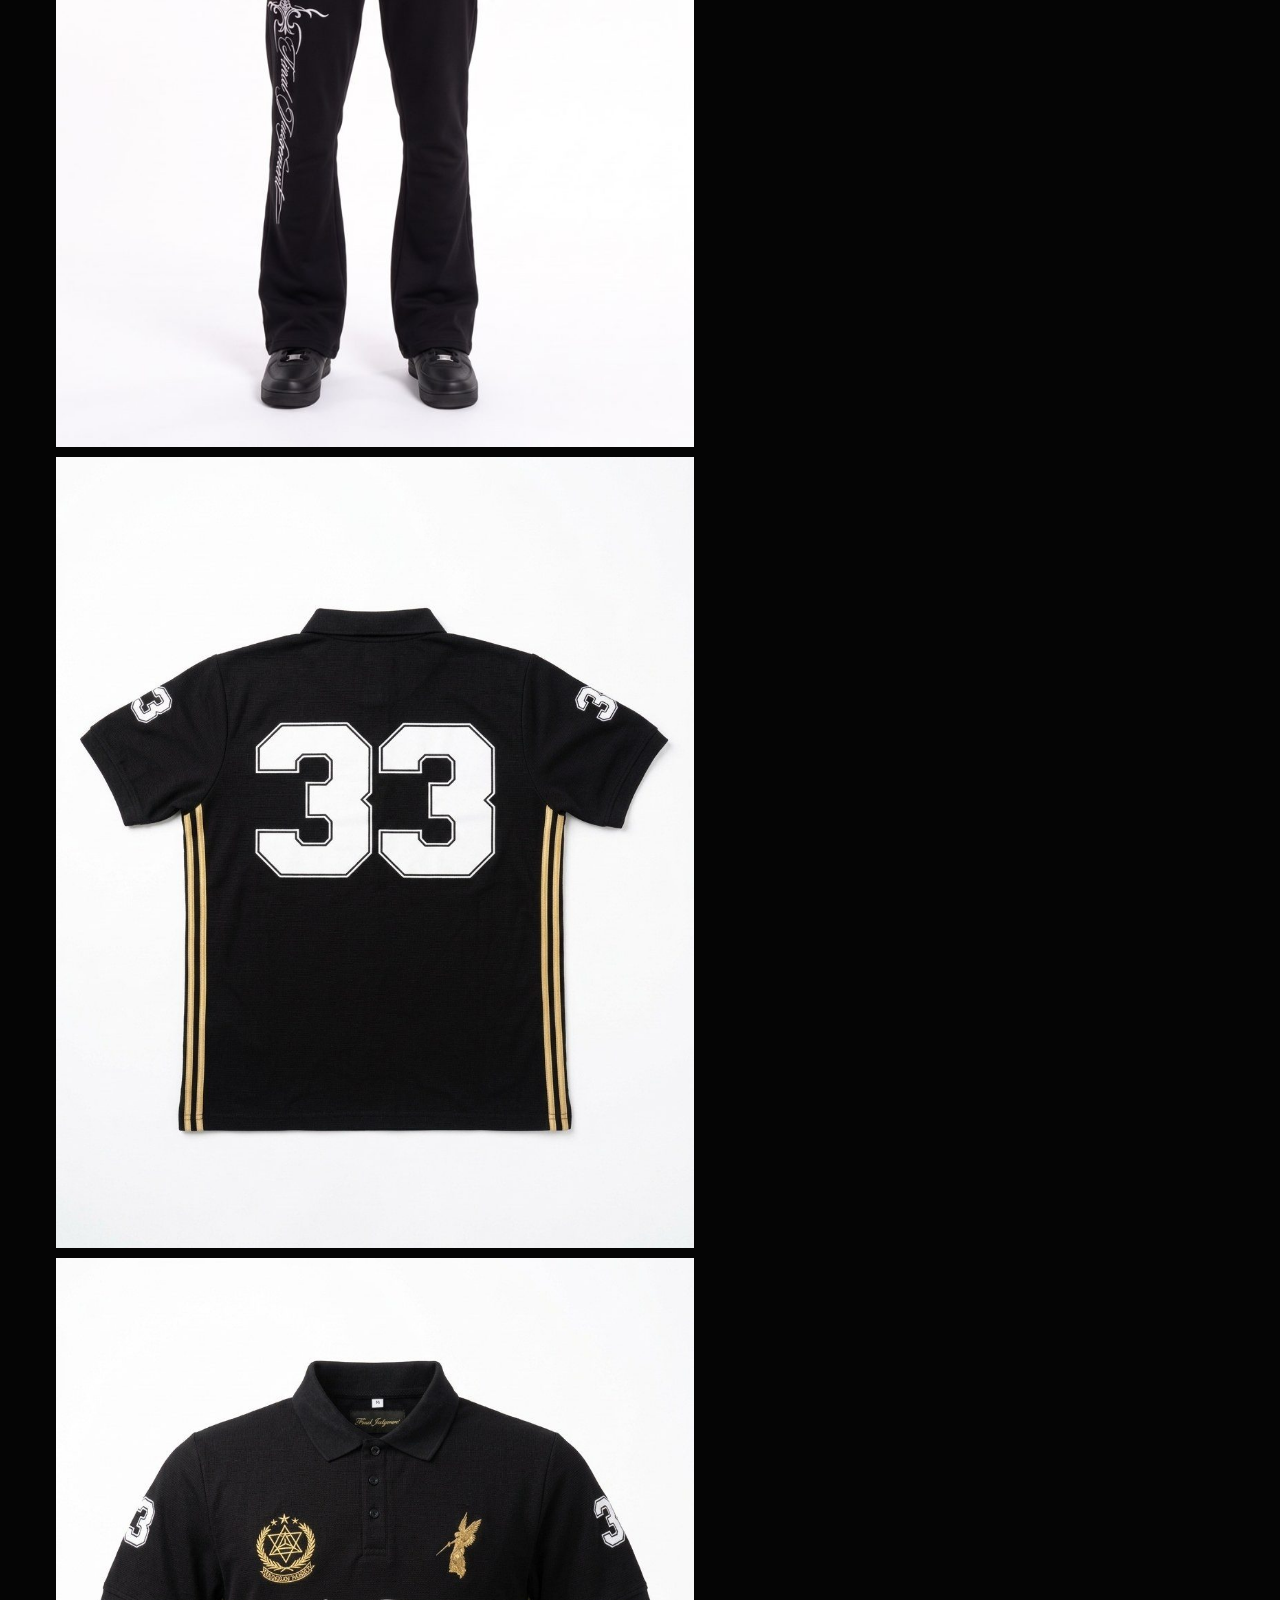
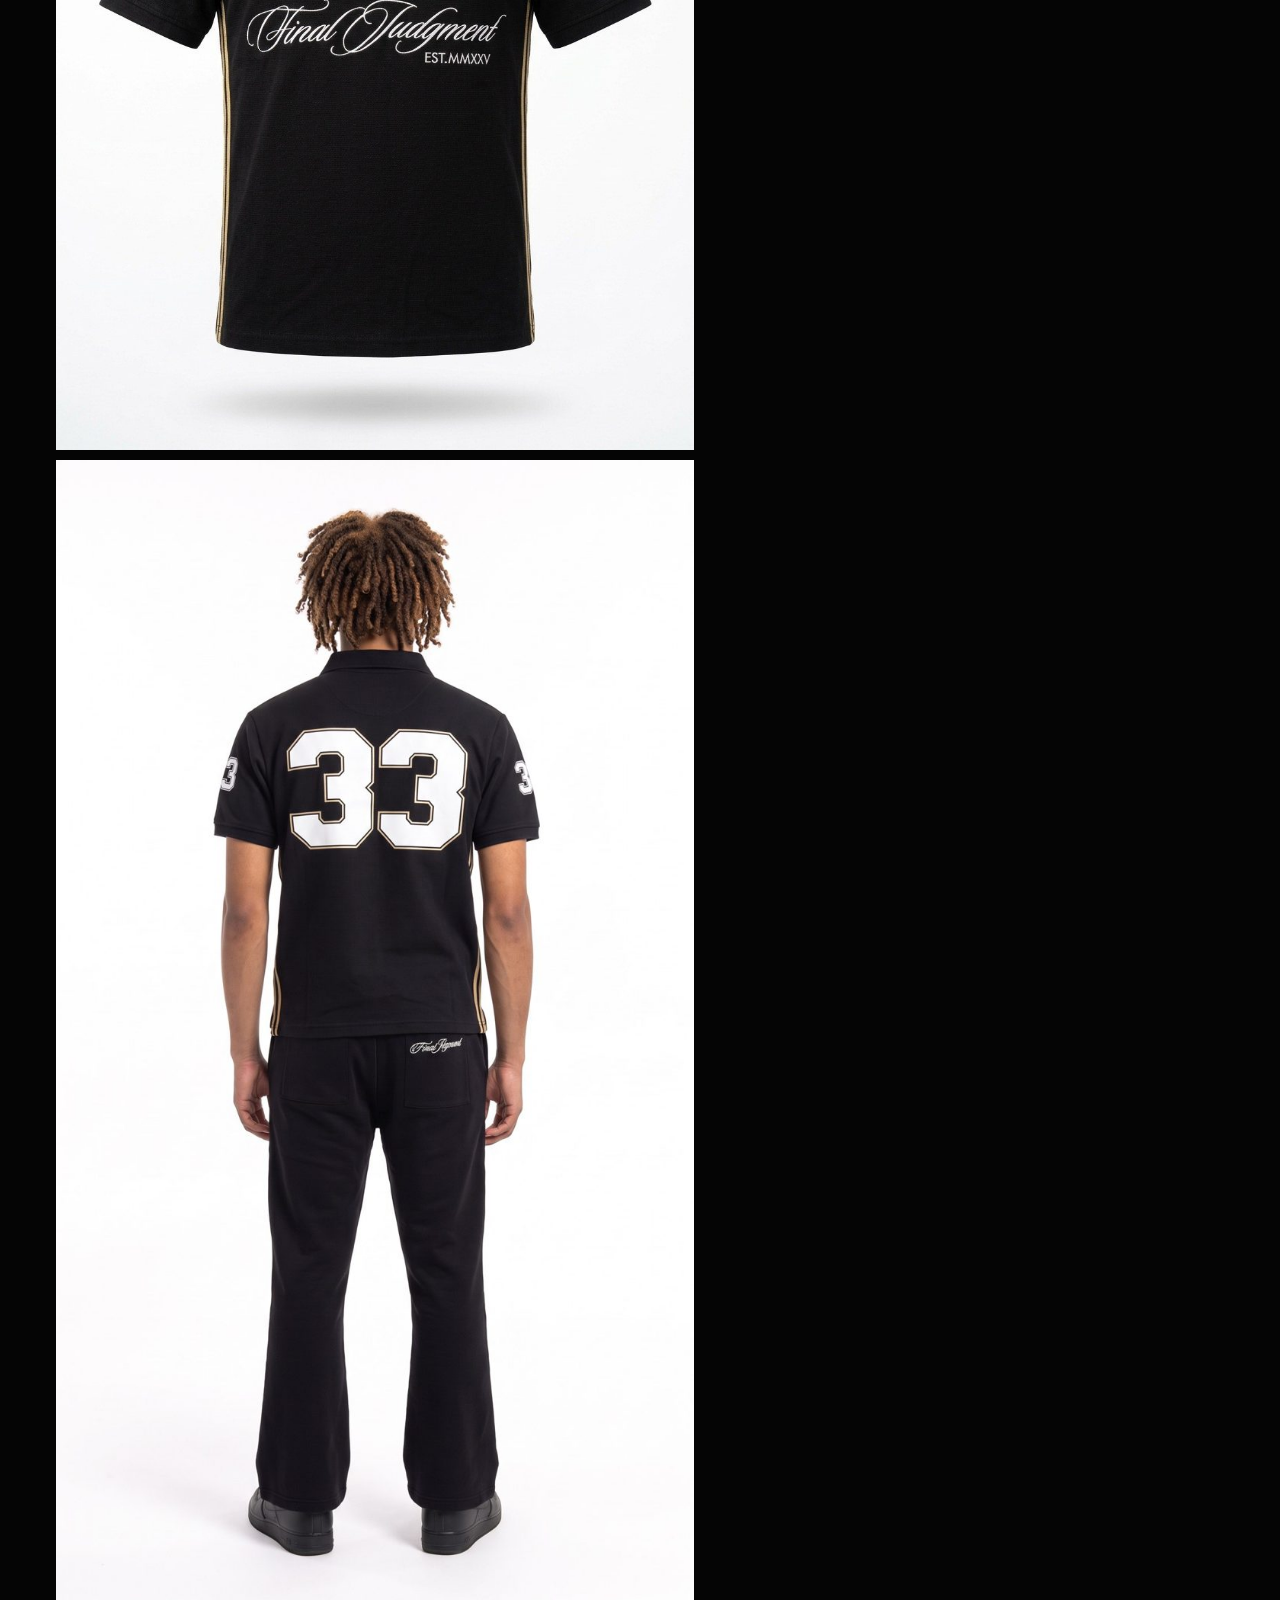
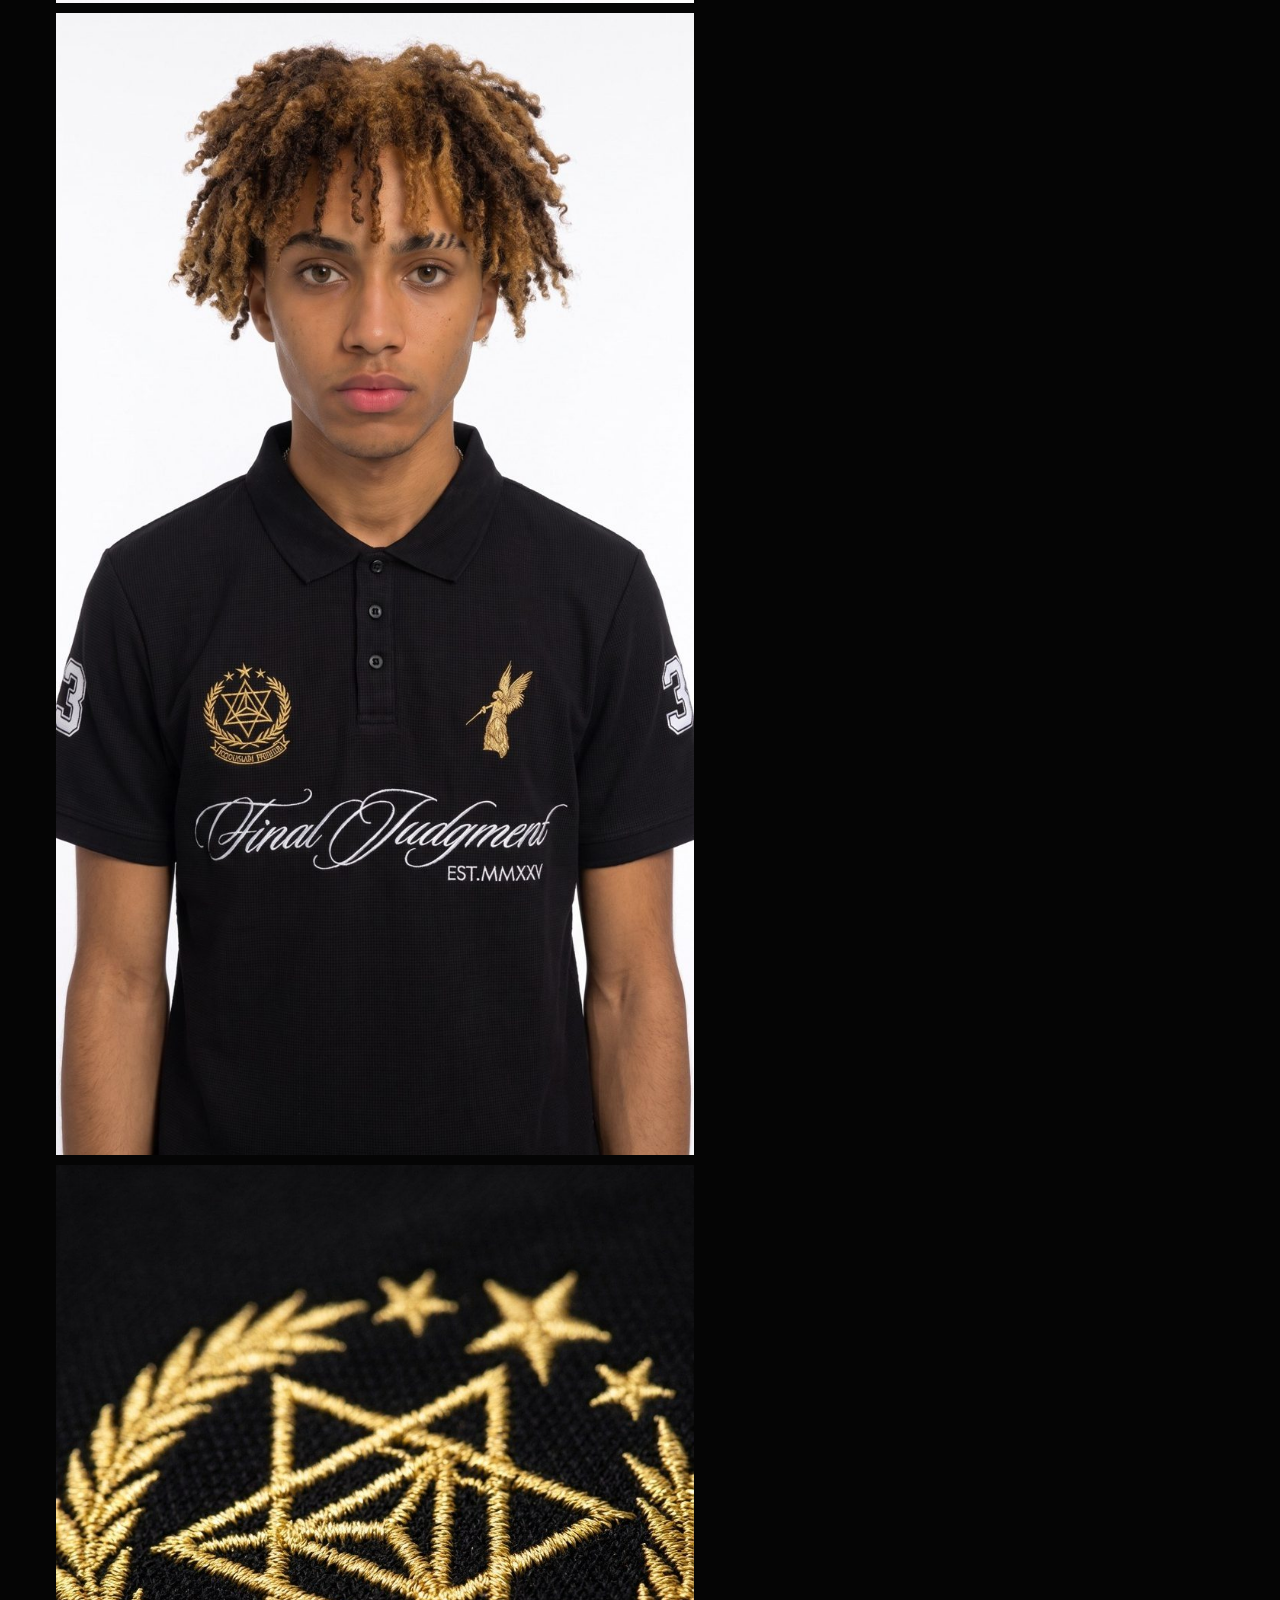
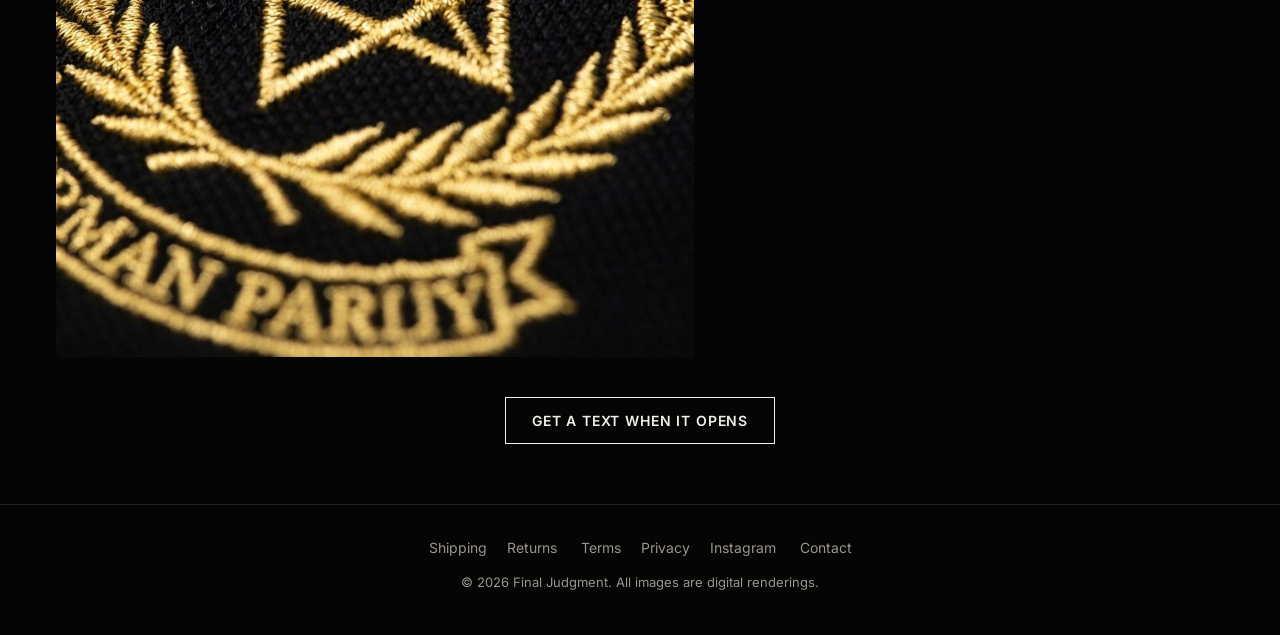
<file: products/polo-black.html>
<!doctype html>
<html lang="en"><head>
<meta charset="utf-8"><meta name="viewport" content="width=device-width,initial-scale=1">
<title>“Guardian Angel” Polo, Black | Final Judgment</title><meta name="description" content="Black polo with gold embroidery and white 33s.">
<meta property="og:title" content="“Guardian Angel” Polo, Black | Final Judgment"><meta property="og:description" content="Black polo with gold embroidery and white 33s.">
<meta property="og:image" content="https://finaljudgment.store/img/polo-black-1.jpg"><meta property="og:type" content="website"><meta name="twitter:card" content="summary_large_image">
<link rel="canonical" href="https://finaljudgment.store/products/polo-black.html">
<link rel="icon" href="../img/icon.png">
<link rel="preconnect" href="https://fonts.googleapis.com"><link rel="preconnect" href="https://fonts.gstatic.com" crossorigin>
<link href="https://fonts.googleapis.com/css2?family=Cormorant+Garamond:ital,wght@0,500;0,600;1,500&family=Inter:wght@400;500;600&display=swap" rel="stylesheet">
<link rel="stylesheet" href="../style.css">
<script>!function(f,b,e,v,n,t,s){if(f.fbq)return;n=f.fbq=function(){n.callMethod?n.callMethod.apply(n,arguments):n.queue.push(arguments)};if(!f._fbq)f._fbq=n;n.push=n;n.loaded=!0;n.version='2.0';n.queue=[];t=b.createElement(e);t.async=!0;t.src=v;s=b.getElementsByTagName(e)[0];s.parentNode.insertBefore(t,s)}(window,document,'script','https://connect.facebook.net/en_US/fbevents.js');fbq('init','1747577036687004');fbq('track','PageView');</script>
<script src="../config.js"></script><script defer src="../site.js"></script><script defer src="../motion.js"></script>
</head><body data-launch="2026-12-25T09:00:00Z">
<header class="top"><a href="../index.html" class="brand"><img src="../img/logo.png" alt="Final Judgment"></a>
<nav><a href="../index.html#drop">Drop</a><a href="../index.html#list">Join the list</a></nav></header>
<script type="application/ld+json">{"@context": "https://schema.org", "@type": "Product", "name": "Guardian Angel Polo, Black", "image": ["https://finaljudgment.store/img/polo-black-1.jpg", "https://finaljudgment.store/img/polo-black-2.jpg", "https://finaljudgment.store/img/polo-black-3.jpg"], "description": "Black polo with gold embroidery and white 33s.", "brand": {"@type": "Brand", "name": "Final Judgment"}, "offers": {"@type": "Offer", "priceCurrency": "GBP", "price": "70", "availability": "https://schema.org/PreOrder", "url": "https://finaljudgment.store/products/polo-black.html"}}</script>

<main class="product" data-slug="polo-black">
<div class="gallery"><img src="../img/polo-black-1.jpg" alt="“Guardian Angel” Polo, Black view 1" loading="eager"><img src="../img/polo-black-2.jpg" alt="“Guardian Angel” Polo, Black view 2" loading="lazy"><img src="../img/polo-black-3.jpg" alt="“Guardian Angel” Polo, Black view 3" loading="lazy"><img src="../img/polo-black-4.jpg" alt="“Guardian Angel” Polo, Black view 4" loading="lazy"><img src="../img/polo-black-5.jpg" alt="“Guardian Angel” Polo, Black view 5" loading="lazy"><img src="../img/polo-black-6.jpg" alt="“Guardian Angel” Polo, Black view 6" loading="lazy"><img src="../img/polo-black-7.jpg" alt="“Guardian Angel” Polo, Black view 7" loading="lazy"></div>
<div class="info">
<h1>“Guardian Angel” Polo, Black</h1><p class="price">&pound;70</p>
<p>Black polo with gold embroidery and white 33s.</p>
<form class="buy"><label class="size">Size<select name="size"><option value="">choose</option><option value="S">S</option><option value="M">M</option><option value="L">L</option><option value="XL">XL</option></select></label>
<button type="submit" class="btn buy-btn" disabled>Pre-orders open 25.12</button>
<p class="msg" role="status"></p></form>
<p class="small">Pre-order. Made to order, target dispatch late February 2027. Cancel any time before it ships for a full refund.</p>
<ul class="details"><li>Embroidered gold crest, angel and “Final Judgment” script</li><li>White 33 on both sleeves and large 33 on the back</li><li>Thin gold stripes down each side of the back</li><li>Three-button placket, classic collar</li></ul>
<details><summary>Size guide</summary><table class="sizes"><tr><th>cm, laid flat</th><th>S</th><th>M</th><th>L</th><th>XL</th></tr><tr><td>Shoulder</td><td>44</td><td>46</td><td>48.5</td><td>50</td></tr><tr><td>Chest</td><td>104</td><td>108</td><td>112</td><td>116</td></tr><tr><td>Length</td><td>69</td><td>71</td><td>73.5</td><td>77.5</td></tr><tr><td>Sleeve</td><td>20</td><td>20.5</td><td>21.5</td><td>22.5</td></tr><tr><td>Sleeve opening</td><td>19</td><td>20.5</td><td>21.5</td><td>23</td></tr></table><p class="small">Regular fit. Between sizes, go up one.</p></details>
<details><summary>Shipping &amp; returns</summary><p class="small">UK &pound;3.50, EU &pound;10, US/CA &pound;14. 14-day returns once it arrives. <a href="../policies/shipping.html">Shipping</a> &middot; <a href="../policies/returns.html">Returns</a></p></details>
<p class="small note">Digital rendering. Final product may vary slightly.</p>
</div></main>
<section class="list-mini"><a class="btn ghost" href="../index.html#list">Get a text when it opens</a></section><footer class="foot">
<div class="foot-links"><a href="../policies/shipping.html">Shipping</a><a href="../policies/returns.html">Returns</a>
<a href="../policies/terms.html">Terms</a><a href="../policies/privacy.html">Privacy</a><a href="https://www.instagram.com/finaljudgementt/" target="_blank" rel="noopener">Instagram</a>
<a href="mailto:iudiciumfinale@gmail.com">Contact</a></div>
<p class="small">&copy; 2026 Final Judgment. All images are digital renderings.</p></footer>
</body></html>
</file>
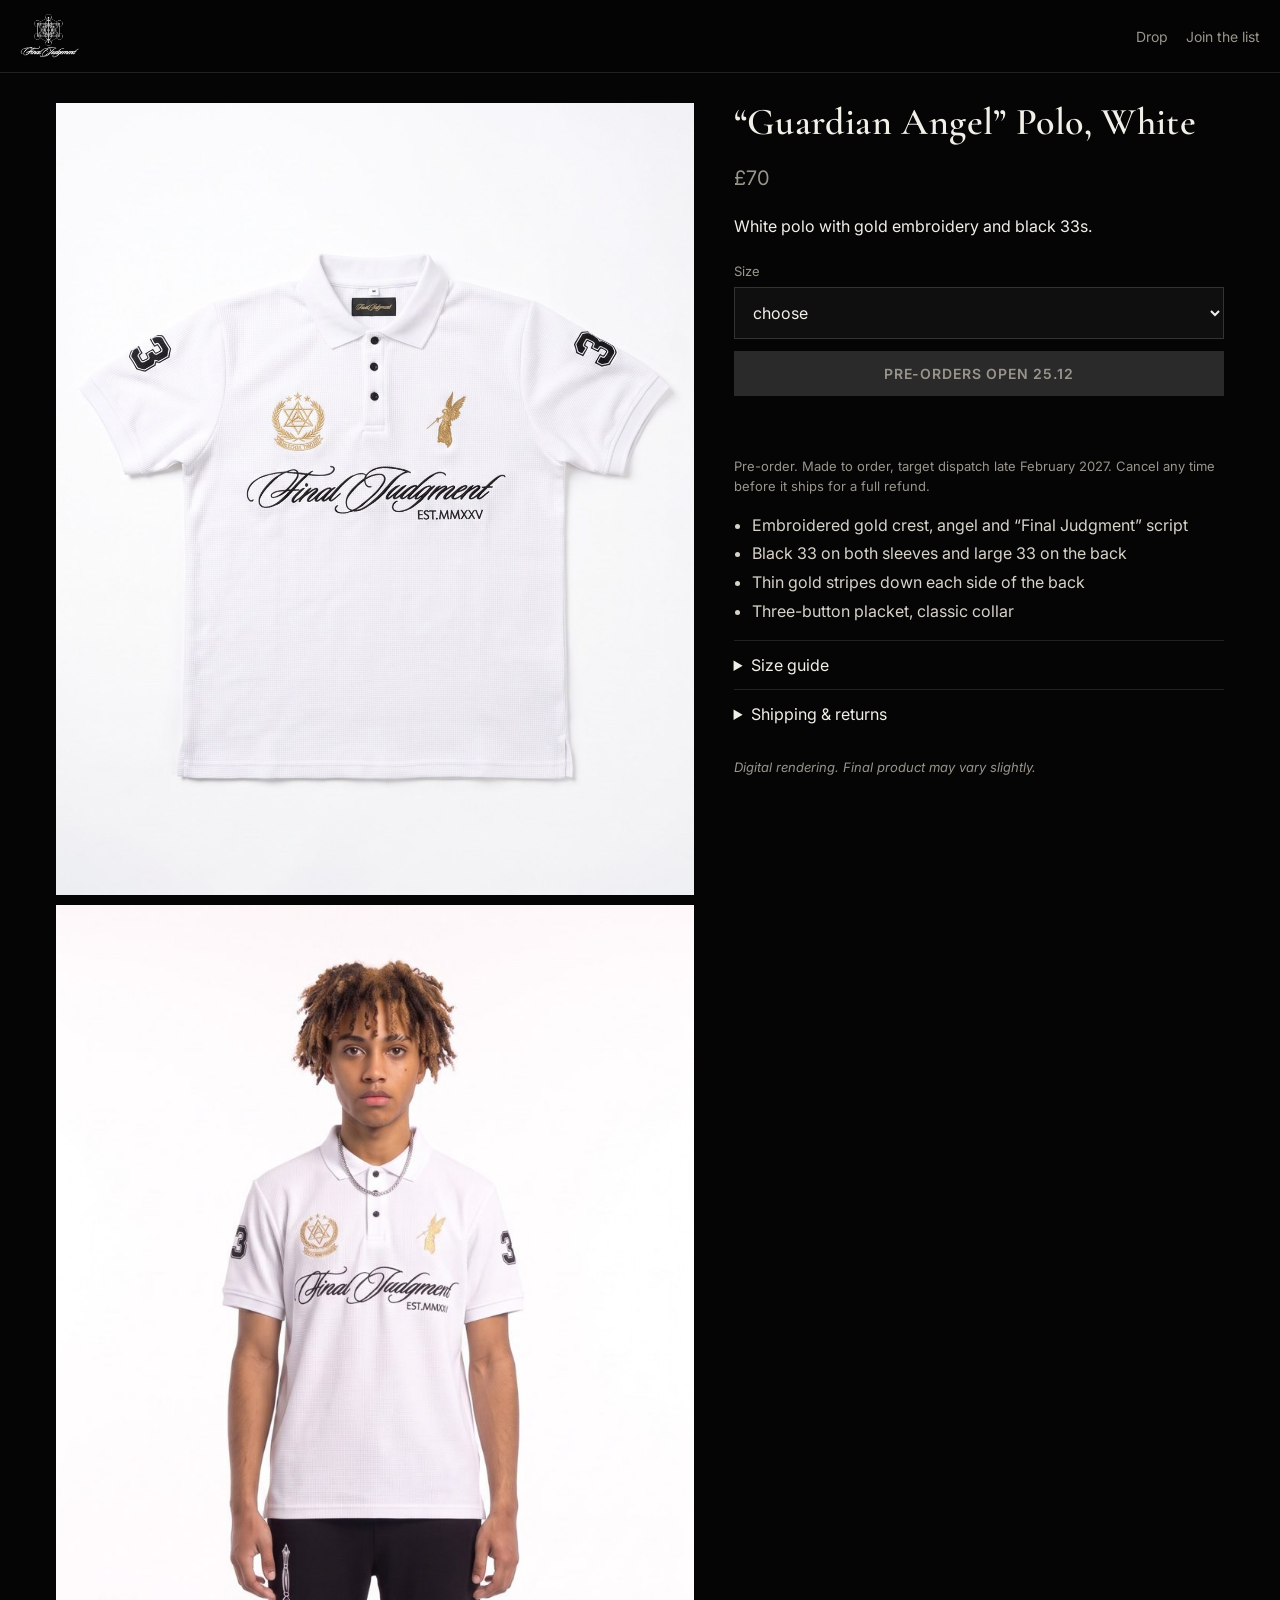
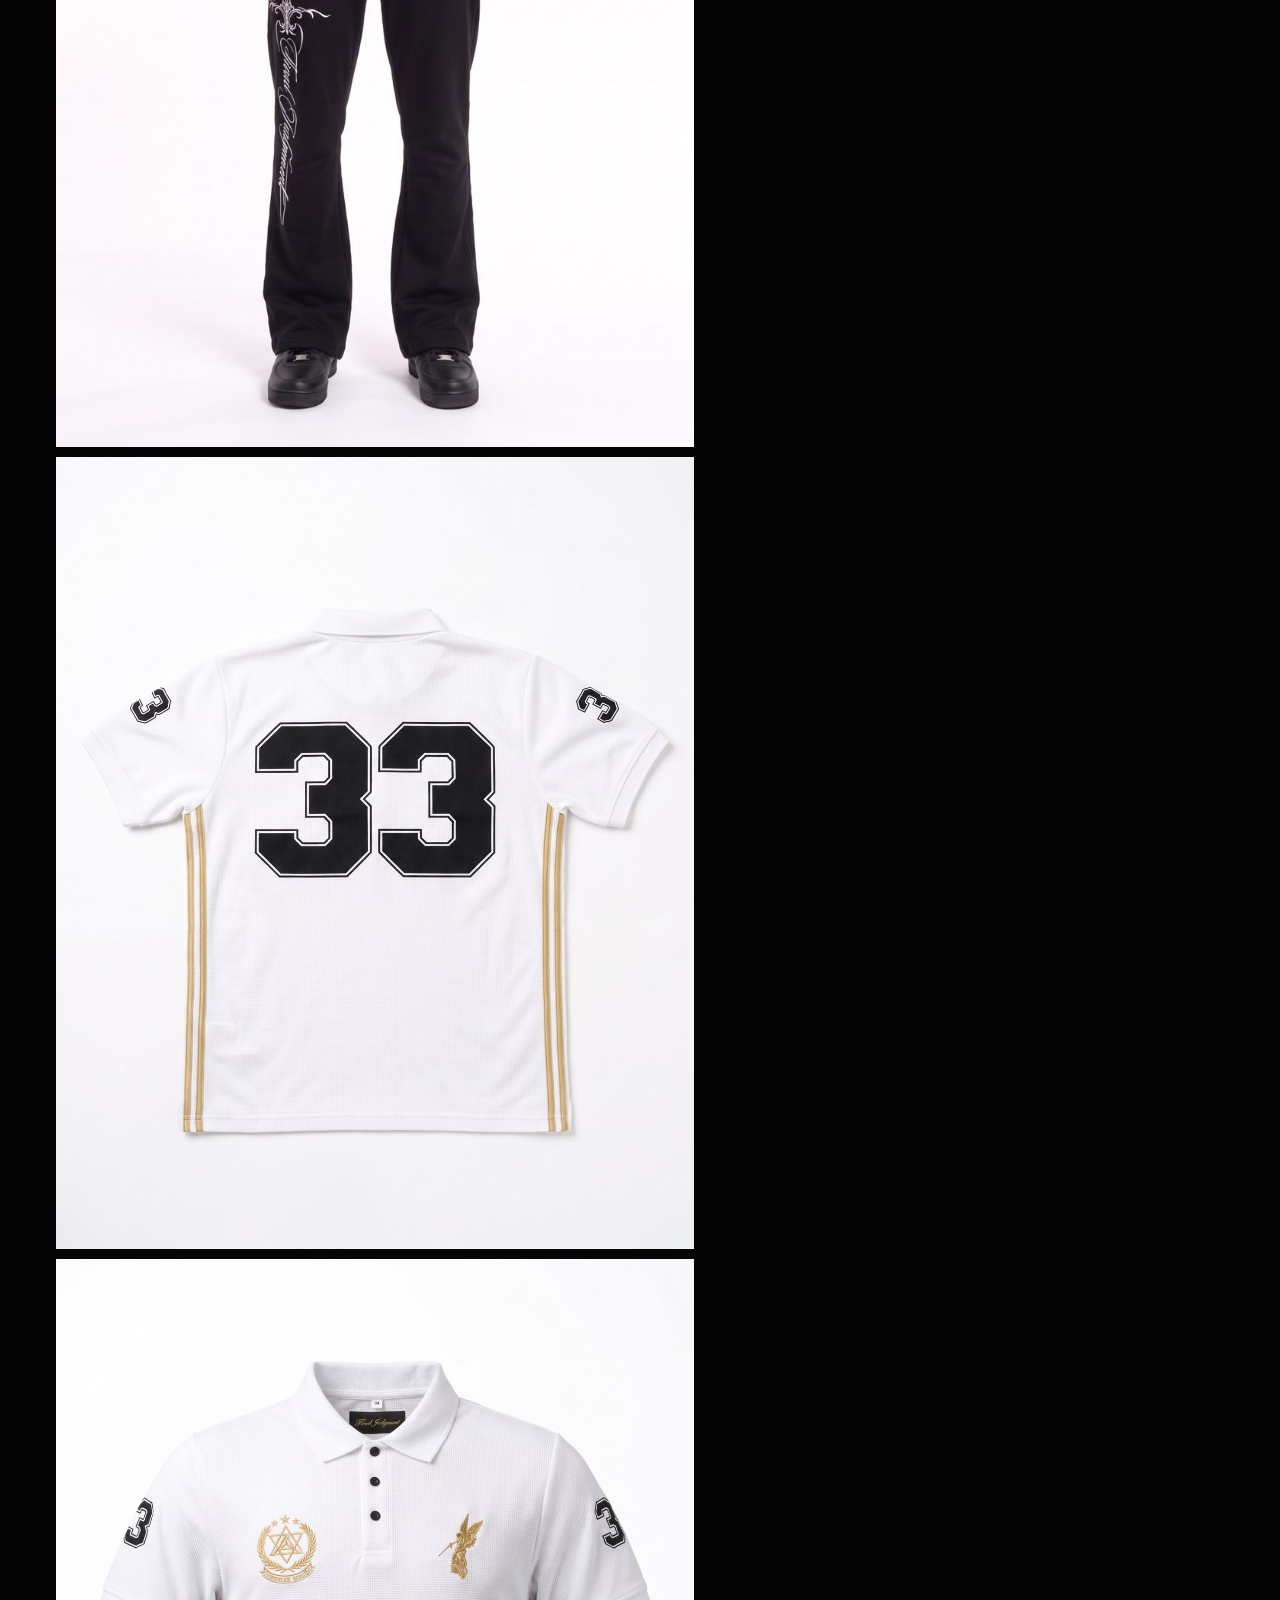
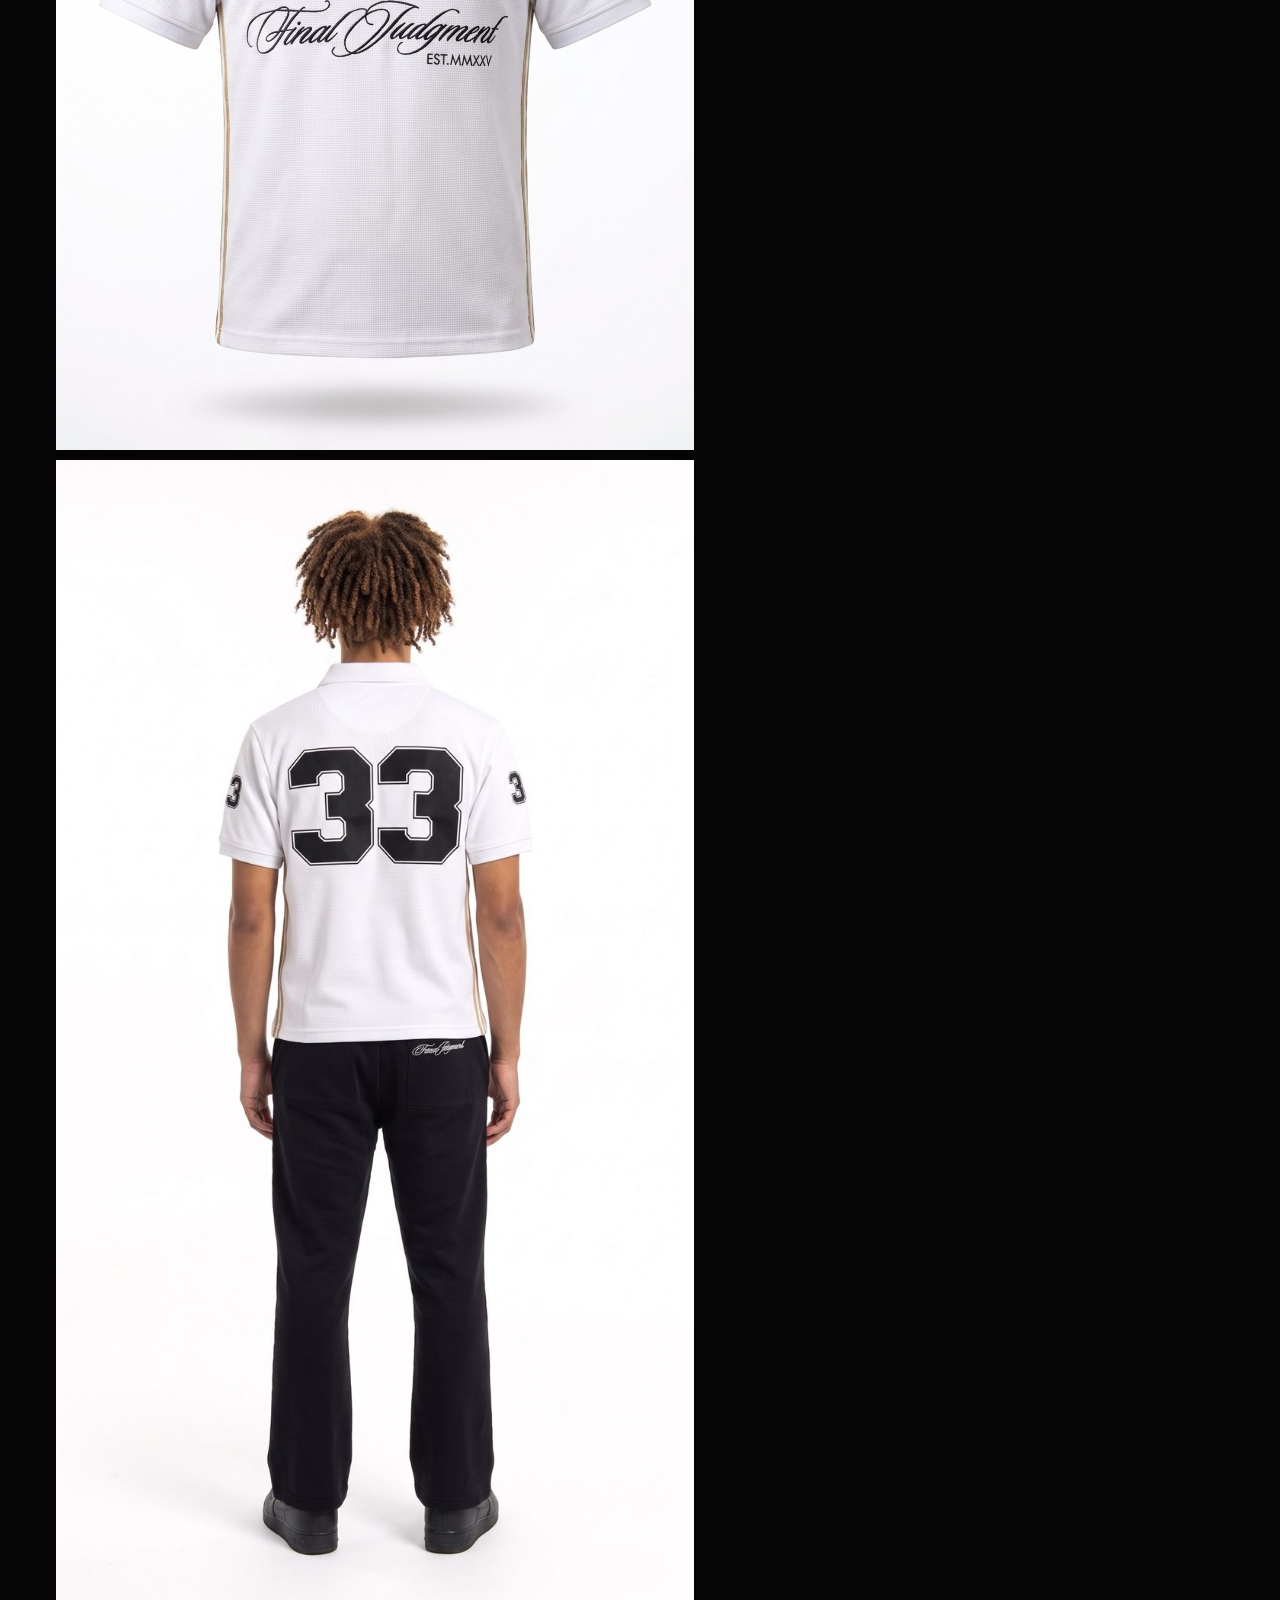
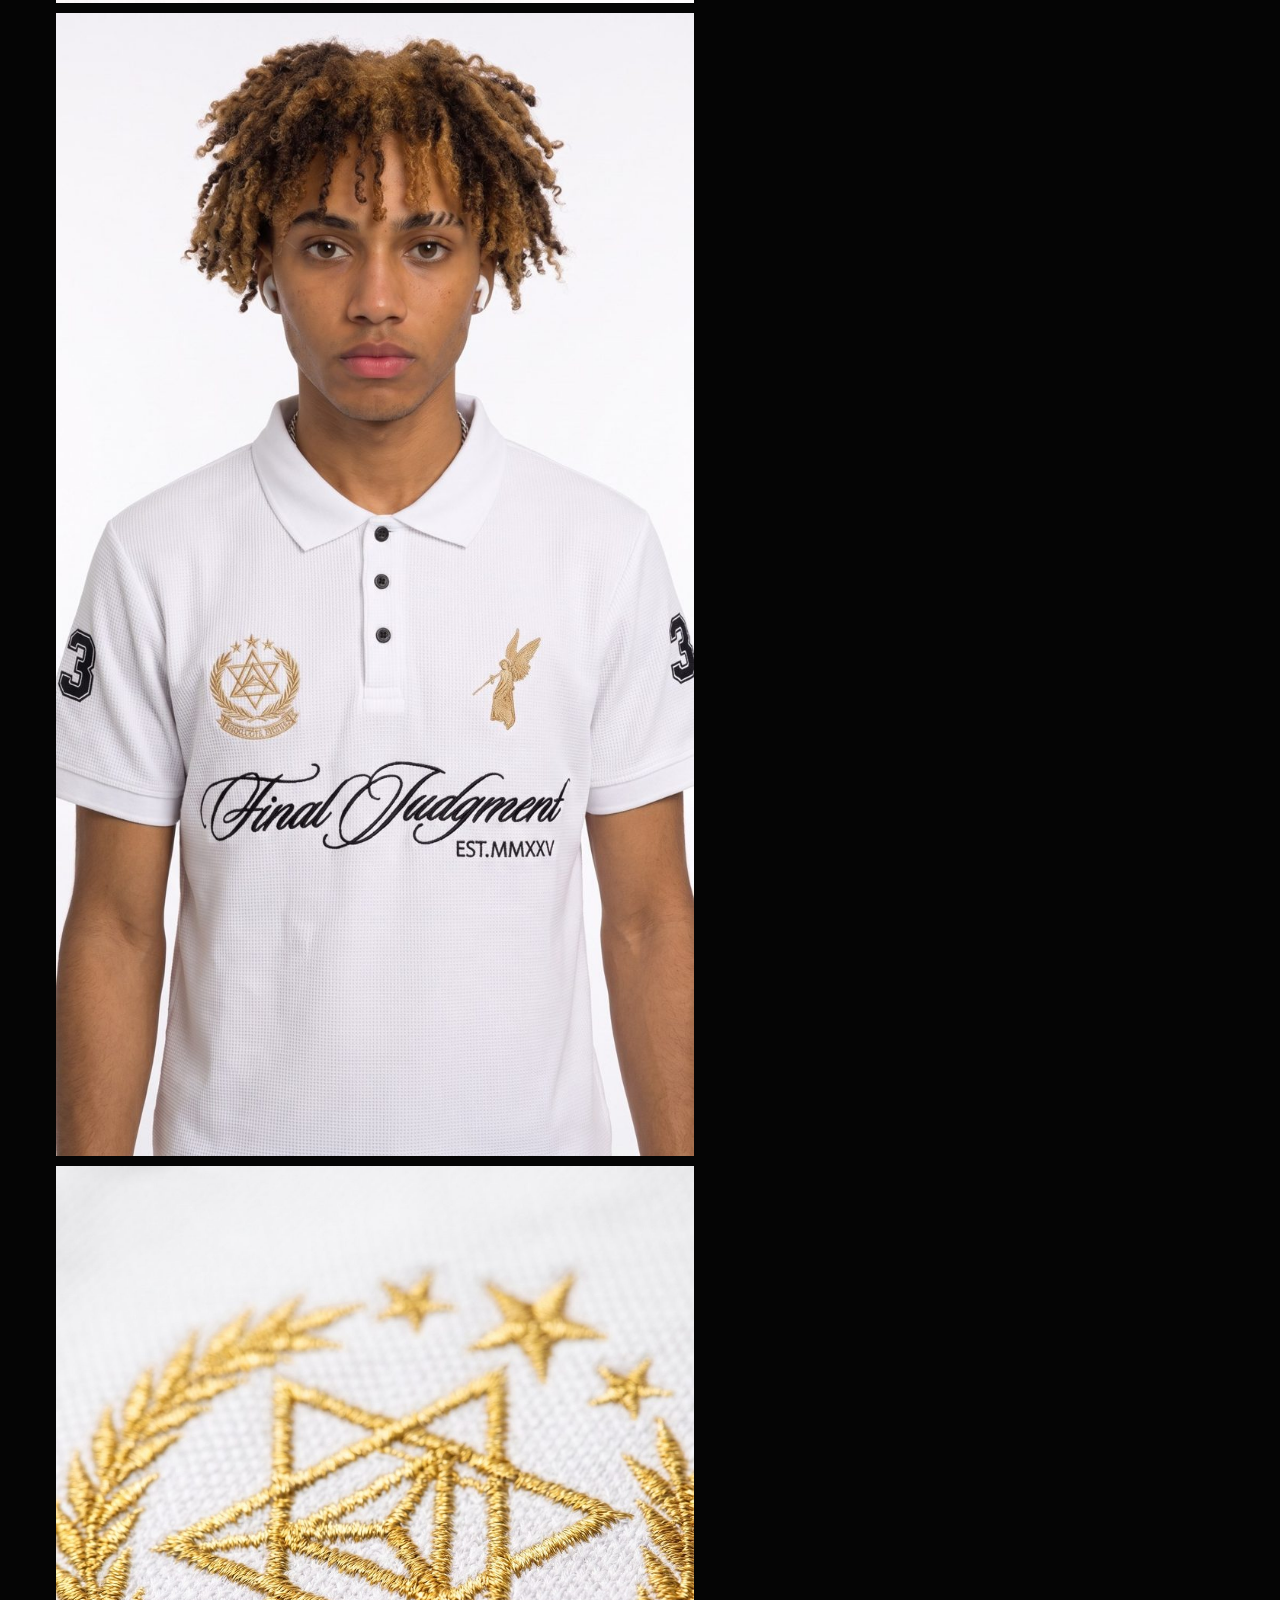
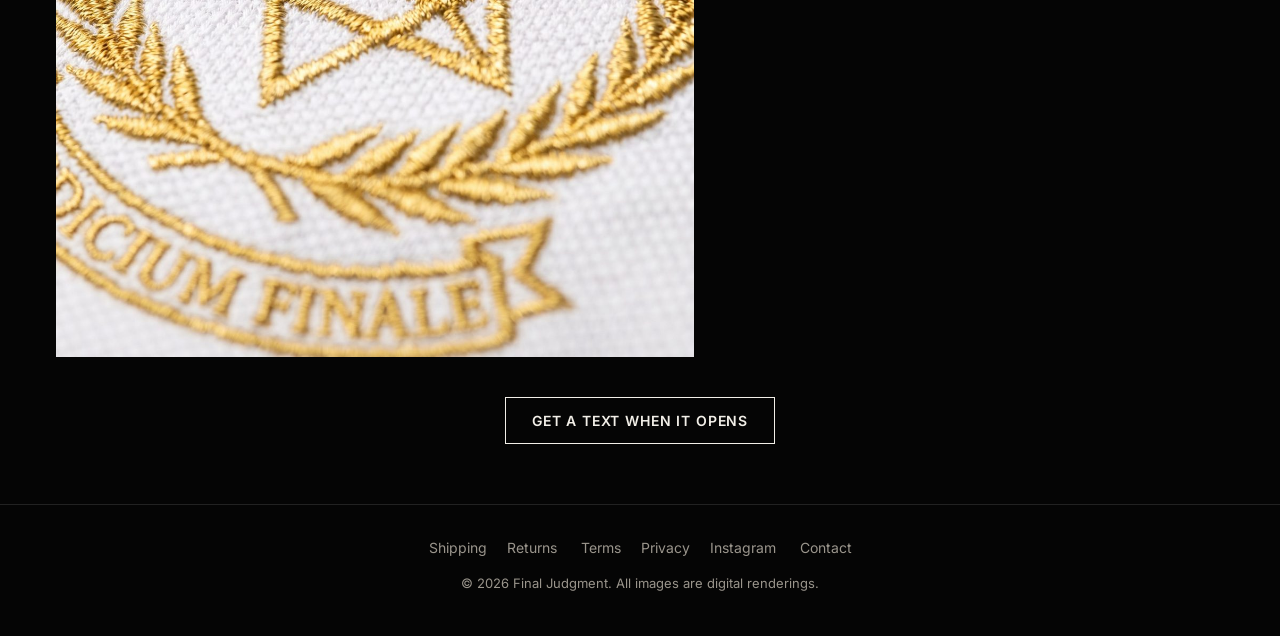
<file: products/polo-white.html>
<!doctype html>
<html lang="en"><head>
<meta charset="utf-8"><meta name="viewport" content="width=device-width,initial-scale=1">
<title>“Guardian Angel” Polo, White | Final Judgment</title><meta name="description" content="White polo with gold embroidery and black 33s.">
<meta property="og:title" content="“Guardian Angel” Polo, White | Final Judgment"><meta property="og:description" content="White polo with gold embroidery and black 33s.">
<meta property="og:image" content="https://finaljudgment.store/img/polo-white-1.jpg"><meta property="og:type" content="website"><meta name="twitter:card" content="summary_large_image">
<link rel="canonical" href="https://finaljudgment.store/products/polo-white.html">
<link rel="icon" href="../img/icon.png">
<link rel="preconnect" href="https://fonts.googleapis.com"><link rel="preconnect" href="https://fonts.gstatic.com" crossorigin>
<link href="https://fonts.googleapis.com/css2?family=Cormorant+Garamond:ital,wght@0,500;0,600;1,500&family=Inter:wght@400;500;600&display=swap" rel="stylesheet">
<link rel="stylesheet" href="../style.css">
<script>!function(f,b,e,v,n,t,s){if(f.fbq)return;n=f.fbq=function(){n.callMethod?n.callMethod.apply(n,arguments):n.queue.push(arguments)};if(!f._fbq)f._fbq=n;n.push=n;n.loaded=!0;n.version='2.0';n.queue=[];t=b.createElement(e);t.async=!0;t.src=v;s=b.getElementsByTagName(e)[0];s.parentNode.insertBefore(t,s)}(window,document,'script','https://connect.facebook.net/en_US/fbevents.js');fbq('init','1747577036687004');fbq('track','PageView');</script>
<script src="../config.js"></script><script defer src="../site.js"></script><script defer src="../motion.js"></script>
</head><body data-launch="2026-12-25T09:00:00Z">
<header class="top"><a href="../index.html" class="brand"><img src="../img/logo.png" alt="Final Judgment"></a>
<nav><a href="../index.html#drop">Drop</a><a href="../index.html#list">Join the list</a></nav></header>
<script type="application/ld+json">{"@context": "https://schema.org", "@type": "Product", "name": "Guardian Angel Polo, White", "image": ["https://finaljudgment.store/img/polo-white-1.jpg", "https://finaljudgment.store/img/polo-white-2.jpg", "https://finaljudgment.store/img/polo-white-3.jpg"], "description": "White polo with gold embroidery and black 33s.", "brand": {"@type": "Brand", "name": "Final Judgment"}, "offers": {"@type": "Offer", "priceCurrency": "GBP", "price": "70", "availability": "https://schema.org/PreOrder", "url": "https://finaljudgment.store/products/polo-white.html"}}</script>

<main class="product" data-slug="polo-white">
<div class="gallery"><img src="../img/polo-white-1.jpg" alt="“Guardian Angel” Polo, White view 1" loading="eager"><img src="../img/polo-white-2.jpg" alt="“Guardian Angel” Polo, White view 2" loading="lazy"><img src="../img/polo-white-3.jpg" alt="“Guardian Angel” Polo, White view 3" loading="lazy"><img src="../img/polo-white-4.jpg" alt="“Guardian Angel” Polo, White view 4" loading="lazy"><img src="../img/polo-white-5.jpg" alt="“Guardian Angel” Polo, White view 5" loading="lazy"><img src="../img/polo-white-6.jpg" alt="“Guardian Angel” Polo, White view 6" loading="lazy"><img src="../img/polo-white-7.jpg" alt="“Guardian Angel” Polo, White view 7" loading="lazy"></div>
<div class="info">
<h1>“Guardian Angel” Polo, White</h1><p class="price">&pound;70</p>
<p>White polo with gold embroidery and black 33s.</p>
<form class="buy"><label class="size">Size<select name="size"><option value="">choose</option><option value="S">S</option><option value="M">M</option><option value="L">L</option><option value="XL">XL</option></select></label>
<button type="submit" class="btn buy-btn" disabled>Pre-orders open 25.12</button>
<p class="msg" role="status"></p></form>
<p class="small">Pre-order. Made to order, target dispatch late February 2027. Cancel any time before it ships for a full refund.</p>
<ul class="details"><li>Embroidered gold crest, angel and “Final Judgment” script</li><li>Black 33 on both sleeves and large 33 on the back</li><li>Thin gold stripes down each side of the back</li><li>Three-button placket, classic collar</li></ul>
<details><summary>Size guide</summary><table class="sizes"><tr><th>cm, laid flat</th><th>S</th><th>M</th><th>L</th><th>XL</th></tr><tr><td>Shoulder</td><td>44</td><td>46</td><td>48.5</td><td>50</td></tr><tr><td>Chest</td><td>104</td><td>108</td><td>112</td><td>116</td></tr><tr><td>Length</td><td>69</td><td>71</td><td>73.5</td><td>77.5</td></tr><tr><td>Sleeve</td><td>20</td><td>20.5</td><td>21.5</td><td>22.5</td></tr><tr><td>Sleeve opening</td><td>19</td><td>20.5</td><td>21.5</td><td>23</td></tr></table><p class="small">Regular fit. Between sizes, go up one.</p></details>
<details><summary>Shipping &amp; returns</summary><p class="small">UK &pound;3.50, EU &pound;10, US/CA &pound;14. 14-day returns once it arrives. <a href="../policies/shipping.html">Shipping</a> &middot; <a href="../policies/returns.html">Returns</a></p></details>
<p class="small note">Digital rendering. Final product may vary slightly.</p>
</div></main>
<section class="list-mini"><a class="btn ghost" href="../index.html#list">Get a text when it opens</a></section><footer class="foot">
<div class="foot-links"><a href="../policies/shipping.html">Shipping</a><a href="../policies/returns.html">Returns</a>
<a href="../policies/terms.html">Terms</a><a href="../policies/privacy.html">Privacy</a><a href="https://www.instagram.com/finaljudgementt/" target="_blank" rel="noopener">Instagram</a>
<a href="mailto:iudiciumfinale@gmail.com">Contact</a></div>
<p class="small">&copy; 2026 Final Judgment. All images are digital renderings.</p></footer>
</body></html>
</file>
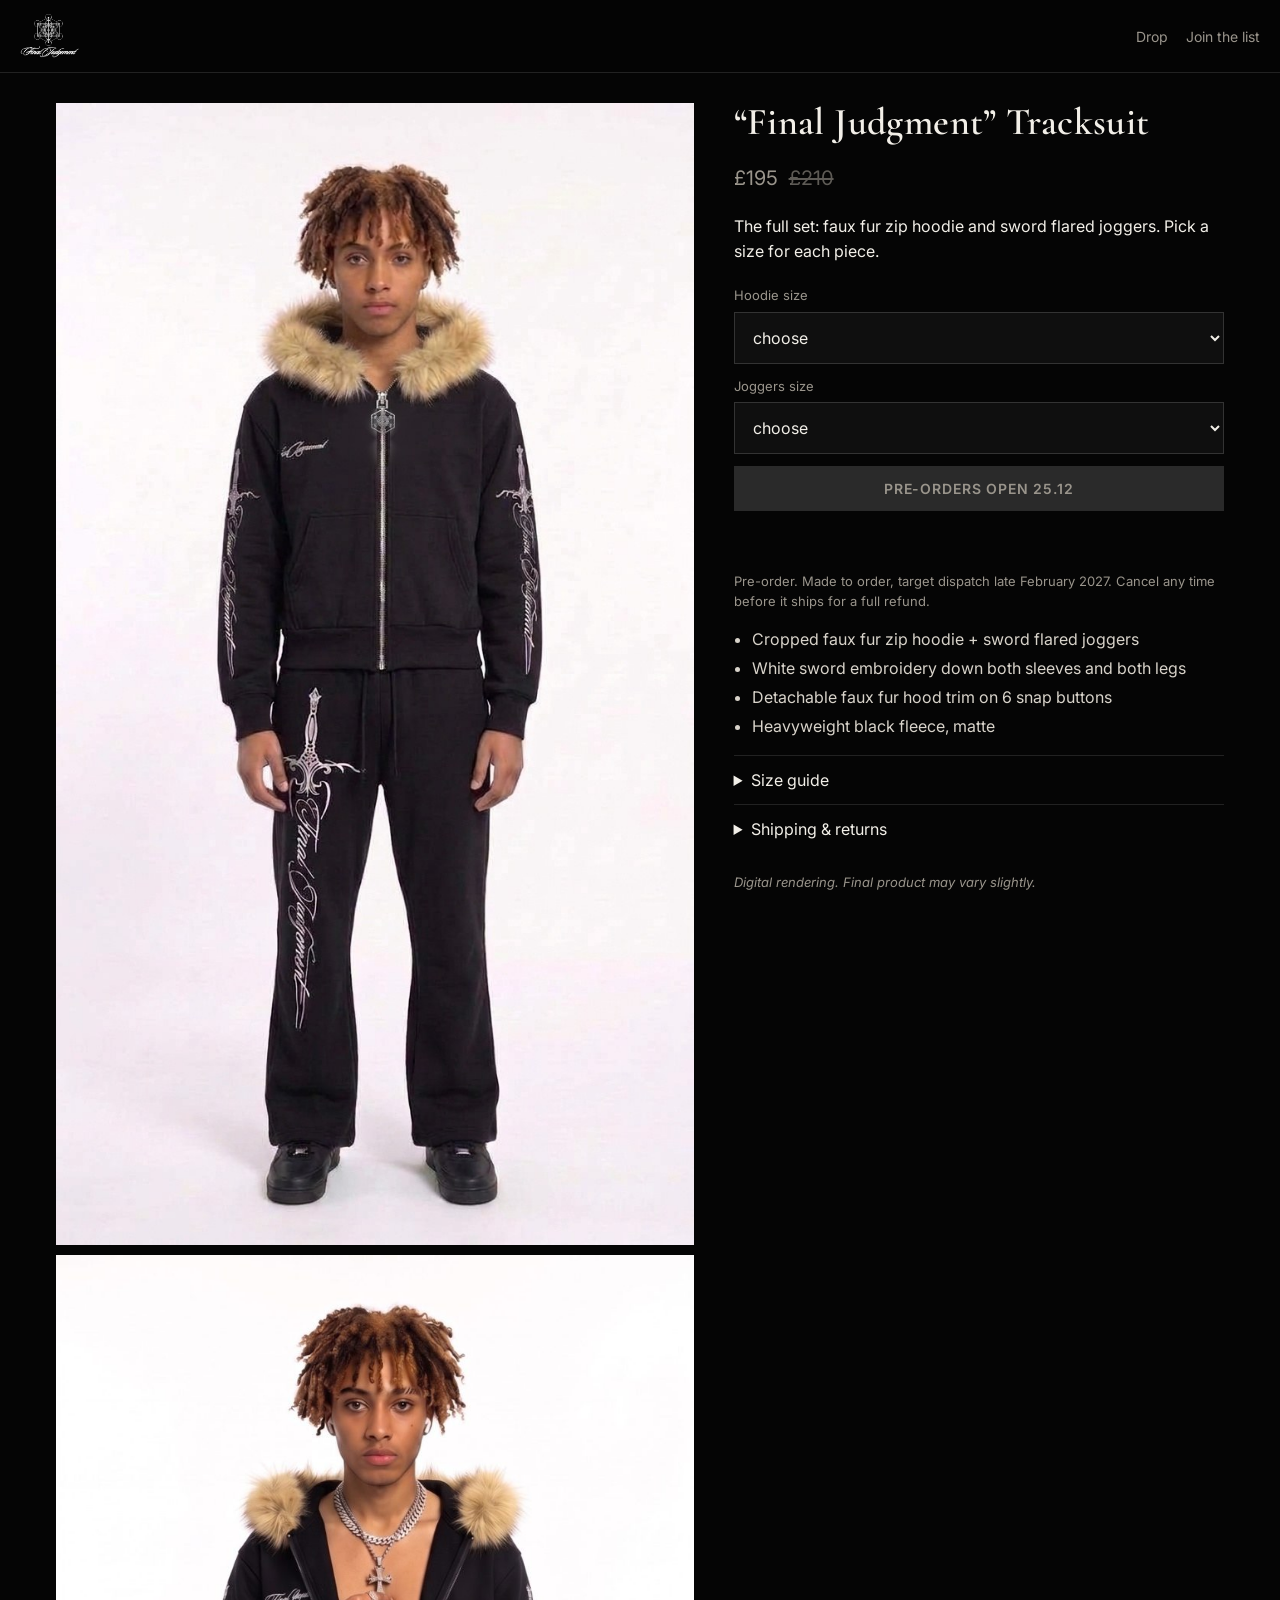
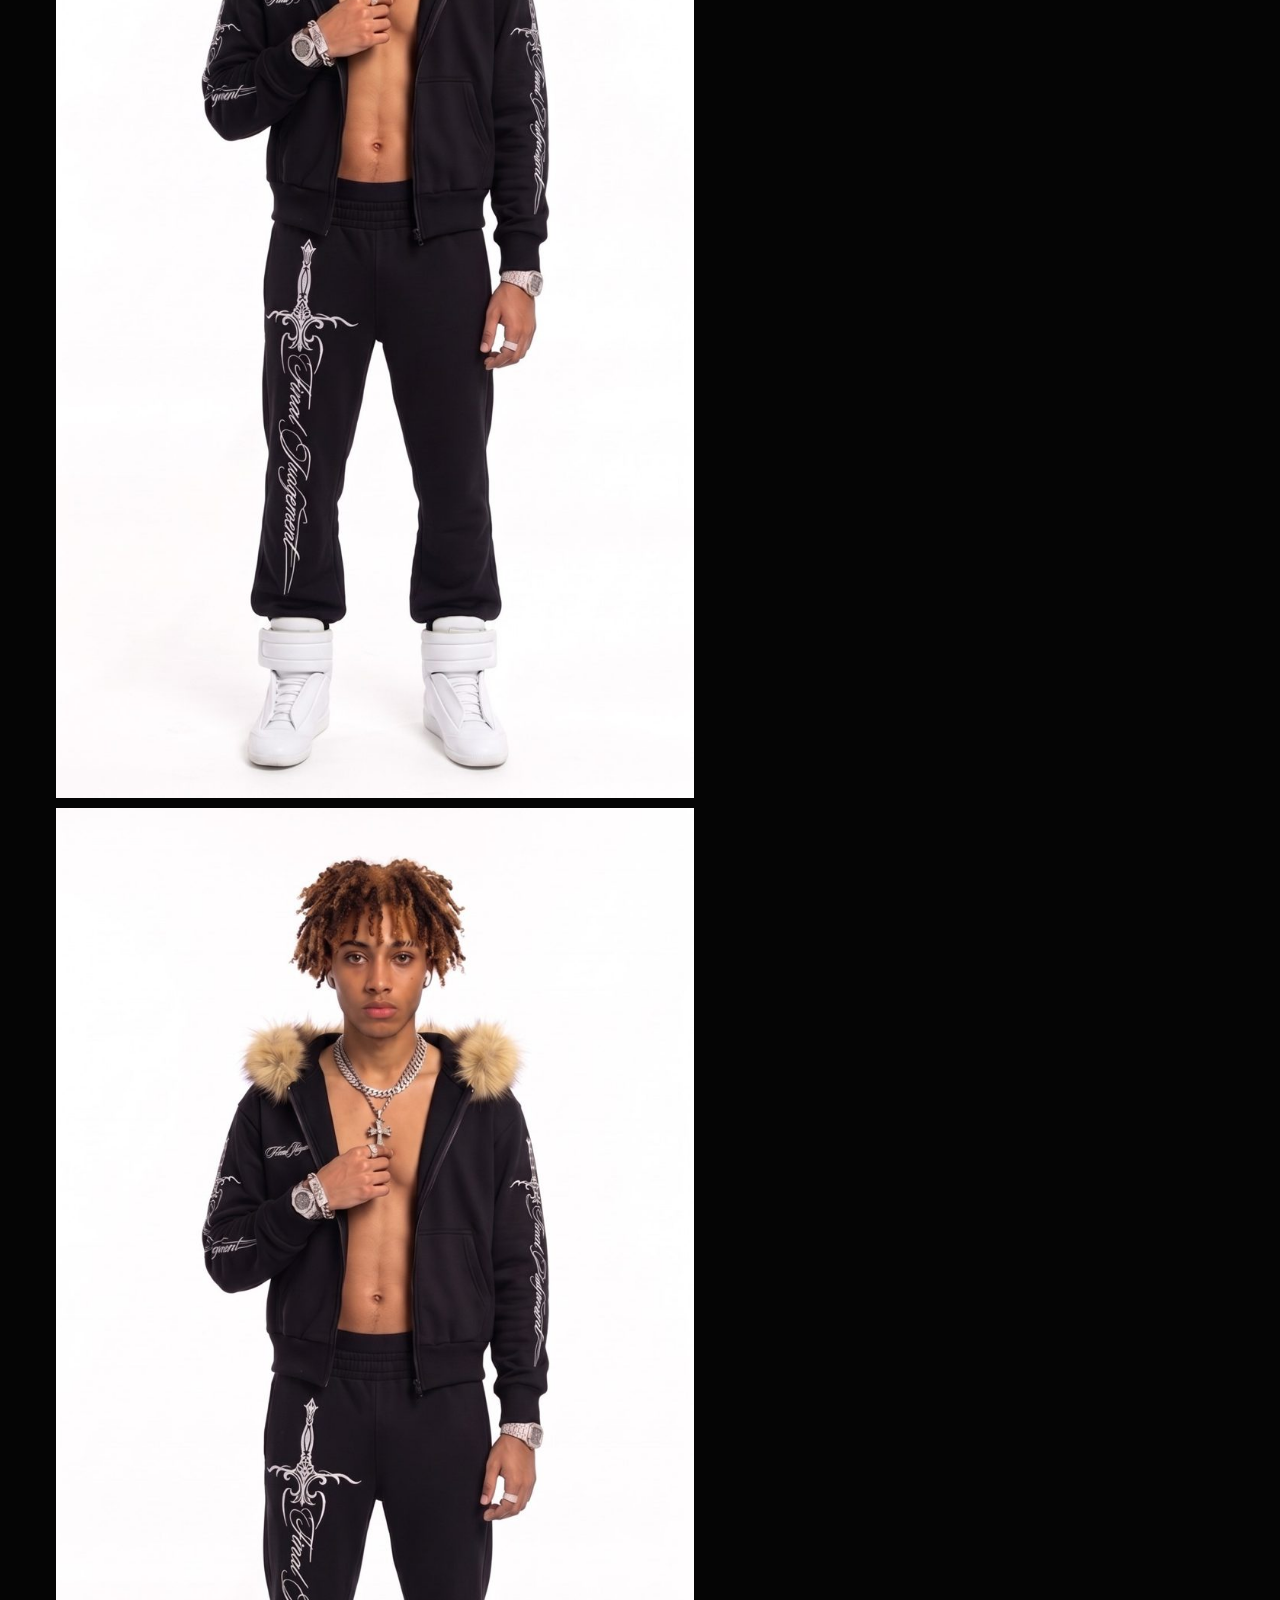
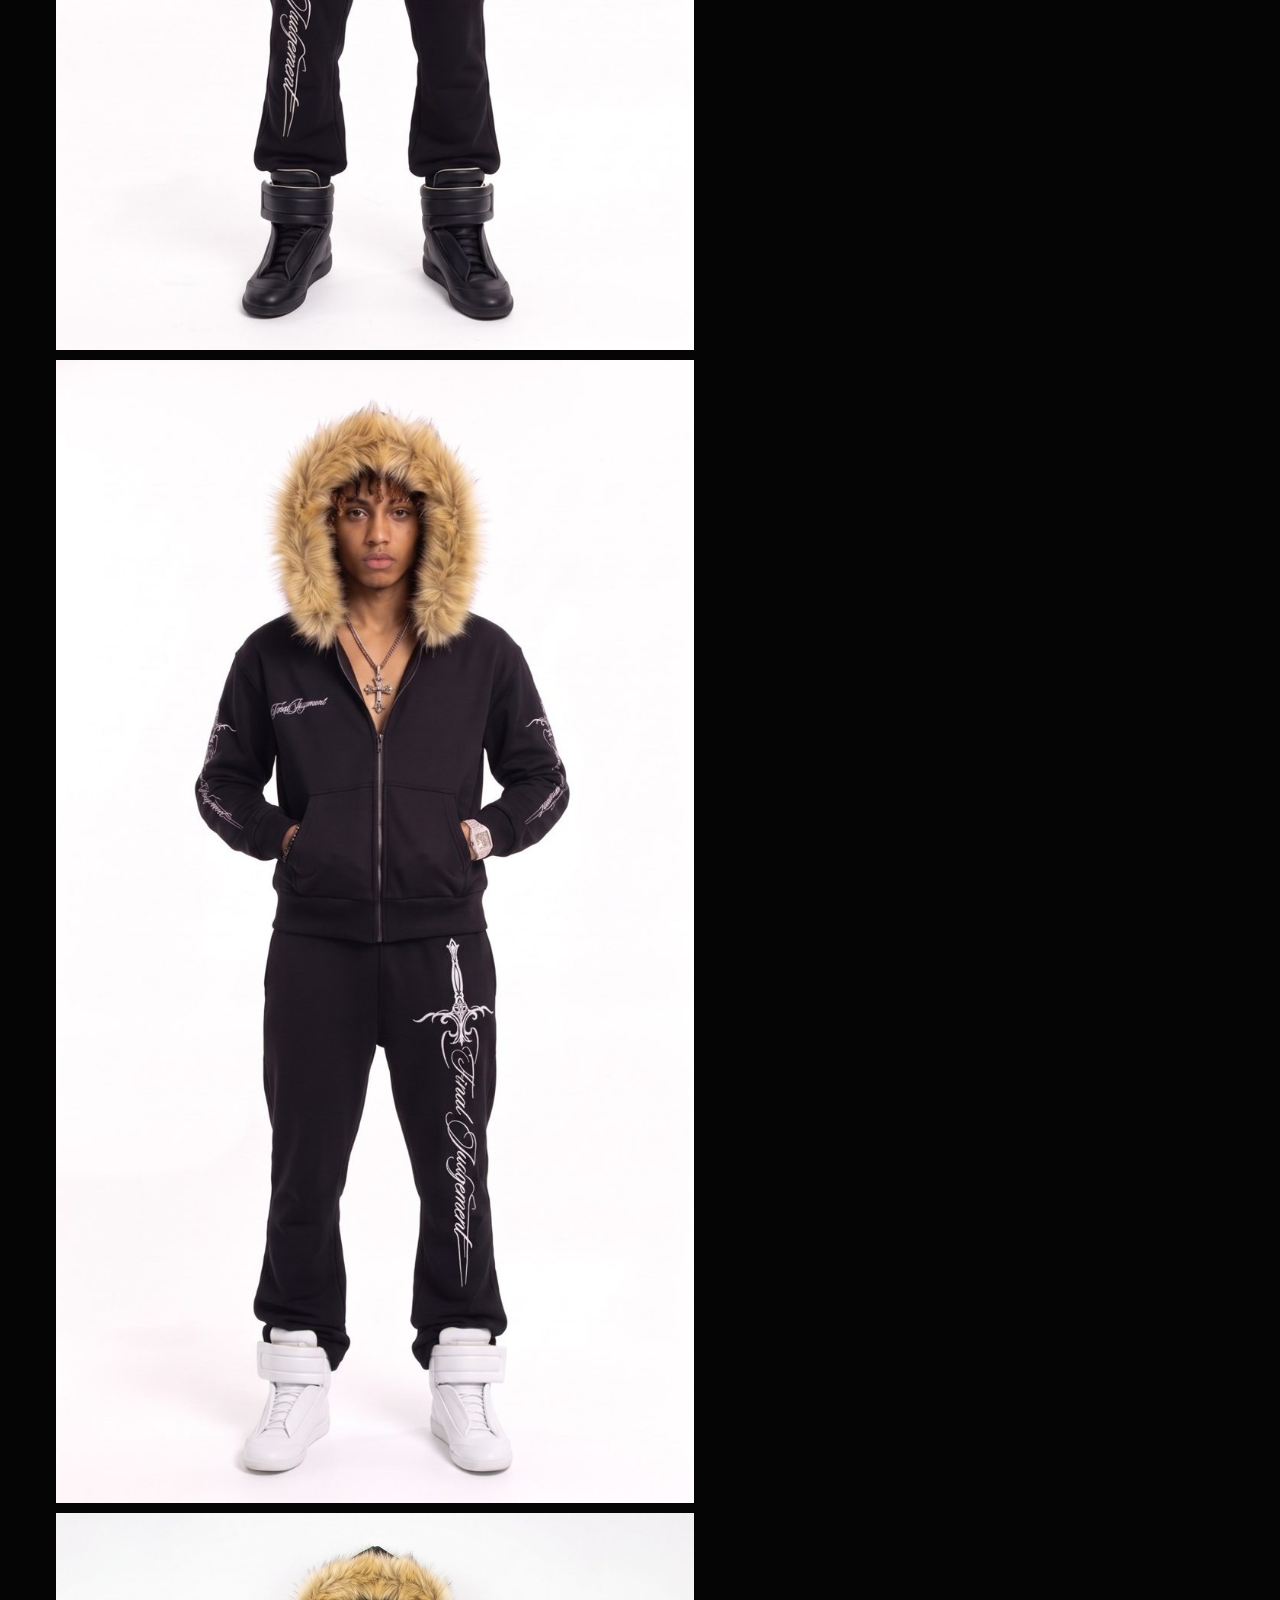
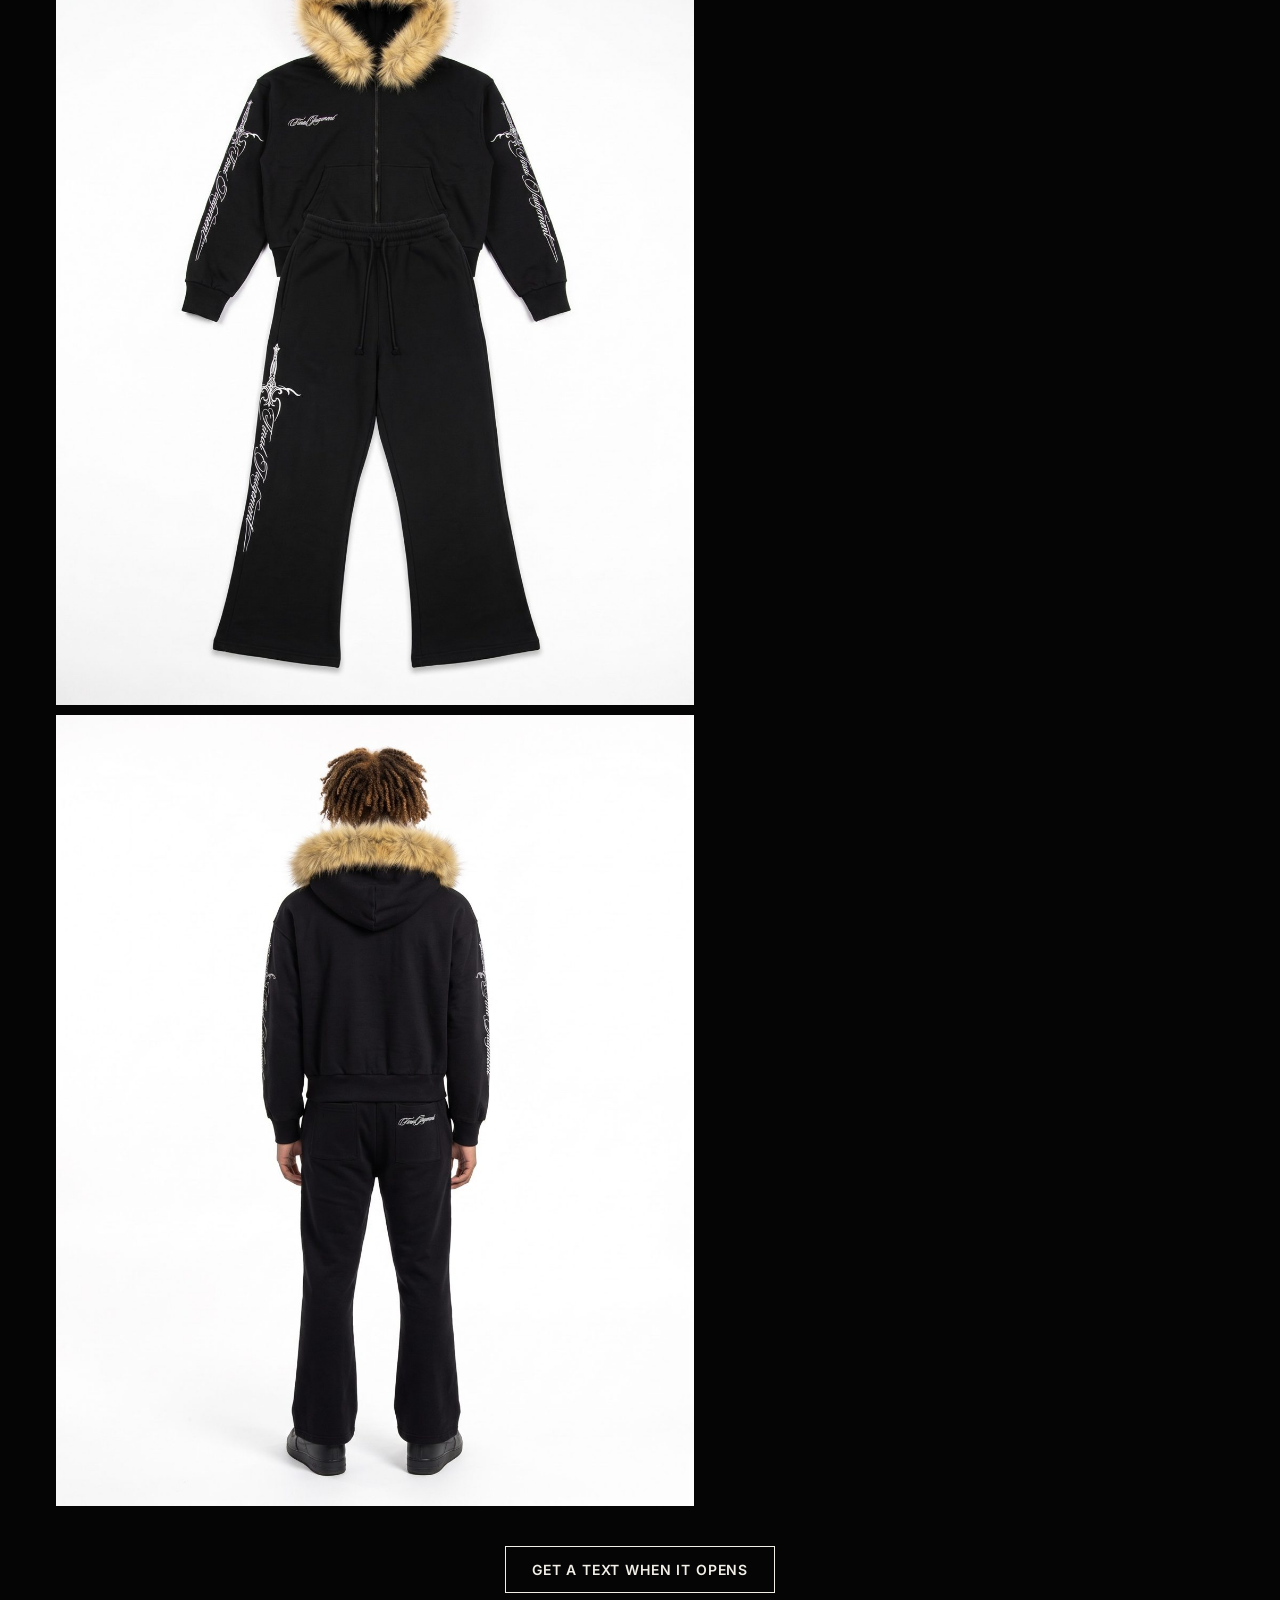
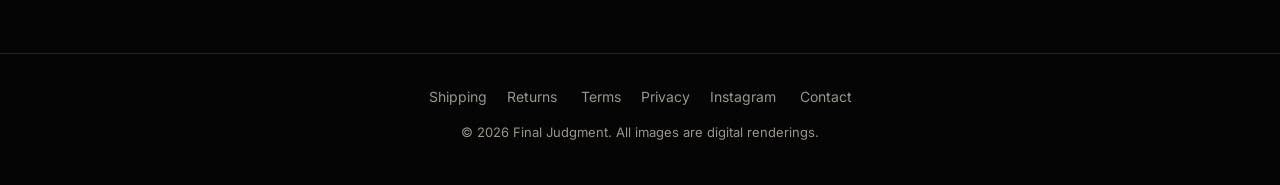
<file: products/tracksuit.html>
<!doctype html>
<html lang="en"><head>
<meta charset="utf-8"><meta name="viewport" content="width=device-width,initial-scale=1">
<title>“Final Judgment” Tracksuit | Final Judgment</title><meta name="description" content="The full set: faux fur zip hoodie and sword flared joggers. Pick a size for each piece.">
<meta property="og:title" content="“Final Judgment” Tracksuit | Final Judgment"><meta property="og:description" content="The full set: faux fur zip hoodie and sword flared joggers. Pick a size for each piece.">
<meta property="og:image" content="https://finaljudgment.store/img/tracksuit-1.jpg"><meta property="og:type" content="website"><meta name="twitter:card" content="summary_large_image">
<link rel="canonical" href="https://finaljudgment.store/products/tracksuit.html">
<link rel="icon" href="../img/icon.png">
<link rel="preconnect" href="https://fonts.googleapis.com"><link rel="preconnect" href="https://fonts.gstatic.com" crossorigin>
<link href="https://fonts.googleapis.com/css2?family=Cormorant+Garamond:ital,wght@0,500;0,600;1,500&family=Inter:wght@400;500;600&display=swap" rel="stylesheet">
<link rel="stylesheet" href="../style.css">
<script>!function(f,b,e,v,n,t,s){if(f.fbq)return;n=f.fbq=function(){n.callMethod?n.callMethod.apply(n,arguments):n.queue.push(arguments)};if(!f._fbq)f._fbq=n;n.push=n;n.loaded=!0;n.version='2.0';n.queue=[];t=b.createElement(e);t.async=!0;t.src=v;s=b.getElementsByTagName(e)[0];s.parentNode.insertBefore(t,s)}(window,document,'script','https://connect.facebook.net/en_US/fbevents.js');fbq('init','1747577036687004');fbq('track','PageView');</script>
<script src="../config.js"></script><script defer src="../site.js"></script><script defer src="../motion.js"></script>
</head><body data-launch="2026-12-25T09:00:00Z">
<header class="top"><a href="../index.html" class="brand"><img src="../img/logo.png" alt="Final Judgment"></a>
<nav><a href="../index.html#drop">Drop</a><a href="../index.html#list">Join the list</a></nav></header>
<script type="application/ld+json">{"@context": "https://schema.org", "@type": "Product", "name": "Final Judgment Tracksuit", "image": ["https://finaljudgment.store/img/tracksuit-1.jpg", "https://finaljudgment.store/img/tracksuit-2.jpg", "https://finaljudgment.store/img/tracksuit-3.jpg"], "description": "The full set: faux fur zip hoodie and sword flared joggers. Pick a size for each piece.", "brand": {"@type": "Brand", "name": "Final Judgment"}, "offers": {"@type": "Offer", "priceCurrency": "GBP", "price": "195", "availability": "https://schema.org/PreOrder", "url": "https://finaljudgment.store/products/tracksuit.html"}}</script>

<main class="product" data-slug="tracksuit">
<div class="gallery"><img src="../img/tracksuit-1.jpg" alt="“Final Judgment” Tracksuit view 1" loading="eager"><img src="../img/tracksuit-2.jpg" alt="“Final Judgment” Tracksuit view 2" loading="lazy"><img src="../img/tracksuit-3.jpg" alt="“Final Judgment” Tracksuit view 3" loading="lazy"><img src="../img/tracksuit-4.jpg" alt="“Final Judgment” Tracksuit view 4" loading="lazy"><img src="../img/tracksuit-5.jpg" alt="“Final Judgment” Tracksuit view 5" loading="lazy"><img src="../img/tracksuit-6.jpg" alt="“Final Judgment” Tracksuit view 6" loading="lazy"></div>
<div class="info">
<h1>“Final Judgment” Tracksuit</h1><p class="price">&pound;195 <s>&pound;210</s></p>
<p>The full set: faux fur zip hoodie and sword flared joggers. Pick a size for each piece.</p>
<form class="buy"><label class="size">Hoodie size<select name="size_top"><option value="">choose</option><option value="S">S</option><option value="M">M</option><option value="L">L</option><option value="XL">XL</option></select></label><label class="size">Joggers size<select name="size_bottom"><option value="">choose</option><option value="S">S</option><option value="M">M</option><option value="L">L</option><option value="XL">XL</option></select></label>
<button type="submit" class="btn buy-btn" disabled>Pre-orders open 25.12</button>
<p class="msg" role="status"></p></form>
<p class="small">Pre-order. Made to order, target dispatch late February 2027. Cancel any time before it ships for a full refund.</p>
<ul class="details"><li>Cropped faux fur zip hoodie + sword flared joggers</li><li>White sword embroidery down both sleeves and both legs</li><li>Detachable faux fur hood trim on 6 snap buttons</li><li>Heavyweight black fleece, matte</li></ul>
<details><summary>Size guide</summary><p class="small"><strong>Hoodie</strong>, size M, cm</p><table class="sizes"><tr><th></th><th>M</th></tr><tr><td>Chest width (flat)</td><td>63.5</td></tr><tr><td>Body length</td><td>58</td></tr><tr><td>Sleeve</td><td>53</td></tr></table><p class="small"><strong>Joggers</strong>, size M, cm</p><table class="sizes"><tr><th></th><th>M</th></tr><tr><td>Waist (flat, relaxed)</td><td>38</td></tr><tr><td>Rise</td><td>35.5</td></tr><tr><td>Inseam</td><td>80</td></tr><tr><td>Leg opening</td><td>28.5</td></tr></table><p class="small">Cropped, boxy fit. Measurements from the tech pack for size M; full S to XL grading is being confirmed with the factory. Message us on Instagram for your size.</p></details>
<details><summary>Shipping &amp; returns</summary><p class="small">UK &pound;3.50, EU &pound;10, US/CA &pound;14. 14-day returns once it arrives. <a href="../policies/shipping.html">Shipping</a> &middot; <a href="../policies/returns.html">Returns</a></p></details>
<p class="small note">Digital rendering. Final product may vary slightly.</p>
</div></main>
<section class="list-mini"><a class="btn ghost" href="../index.html#list">Get a text when it opens</a></section><footer class="foot">
<div class="foot-links"><a href="../policies/shipping.html">Shipping</a><a href="../policies/returns.html">Returns</a>
<a href="../policies/terms.html">Terms</a><a href="../policies/privacy.html">Privacy</a><a href="https://www.instagram.com/finaljudgementt/" target="_blank" rel="noopener">Instagram</a>
<a href="mailto:iudiciumfinale@gmail.com">Contact</a></div>
<p class="small">&copy; 2026 Final Judgment. All images are digital renderings.</p></footer>
</body></html>
</file>
<file: style.css>
:root{--bg:#050505;--fg:#f2efe8;--mute:#9a958c;--gold:#c8a86a;--line:#222}
*{box-sizing:border-box}html{scroll-behavior:smooth}
body{margin:0;background:var(--bg);color:var(--fg);font:16px/1.55 Inter,system-ui,sans-serif;-webkit-font-smoothing:antialiased}
a{color:inherit}img{max-width:100%;display:block}
h1,h2,h3{font-family:"Cormorant Garamond",serif;font-weight:600;letter-spacing:.01em;margin:0 0 .4em}
.small{font-size:13px;color:var(--mute)}
.top{display:flex;align-items:center;justify-content:space-between;padding:14px 20px;border-bottom:1px solid var(--line);position:sticky;top:0;background:rgba(5,5,5,.92);backdrop-filter:blur(6px);z-index:5}
.brand img{height:44px;width:auto}
.top nav a{margin-left:18px;text-decoration:none;font-size:14px;color:var(--mute)}.top nav a:hover{color:var(--fg)}
.btn{display:inline-block;background:var(--fg);color:#000;border:0;padding:14px 26px;font:600 14px Inter,sans-serif;letter-spacing:.06em;text-transform:uppercase;text-decoration:none;cursor:pointer}
.btn:disabled{background:#2a2a2a;color:var(--mute);cursor:not-allowed}
.btn.ghost{background:none;color:var(--fg);border:1px solid var(--fg)}
.hero{position:relative;min-height:88vh;display:grid;place-items:center;overflow:hidden;text-align:center}
.hero-img{position:absolute;inset:0;width:100%;height:100%;object-fit:cover;object-position:center 35%;filter:brightness(.8)}
.hero::after{content:"";position:absolute;inset:0;background:radial-gradient(ellipse at center,rgba(5,5,5,.35),rgba(5,5,5,.9) 75%)}
.hero-copy{z-index:1}
.hero-copy{position:relative;padding:40px 16px}
.eyebrow{text-transform:uppercase;letter-spacing:.3em;font-size:12px;color:var(--gold);margin:0 0 8px}
.hero h1{font-size:clamp(56px,13vw,140px);line-height:.9}
.countdown{font:600 clamp(22px,5vw,34px) Inter,sans-serif;letter-spacing:.04em;margin:18px 0 6px}
.countdown span{font-variant-numeric:tabular-nums}
.when{color:var(--mute);margin:0 0 26px}
.drop,.list{max-width:1200px;margin:0 auto;padding:70px 16px}
.drop h2,.list h2{font-size:42px;text-align:center}
.grid{display:grid;grid-template-columns:repeat(auto-fill,minmax(230px,1fr));gap:18px;margin-top:30px}
.card{text-decoration:none;display:flex;flex-direction:column;gap:6px}
.card img{aspect-ratio:4/5;object-fit:cover;background:#111}
.card .name{font-size:15px}.price{color:var(--mute)}.price s{opacity:.6;margin-left:6px}
.list{text-align:center;border-top:1px solid var(--line);max-width:640px}
.signup{display:grid;gap:10px;margin:24px 0 10px}
.signup input[type=email],.signup input[type=tel],.size select{width:100%;background:#0f0f0f;border:1px solid #333;color:var(--fg);padding:14px;font:16px Inter,sans-serif}
.consent{display:flex;gap:8px;align-items:flex-start;text-align:left;font-size:13px;color:var(--mute)}
.msg{min-height:1.4em;color:var(--gold);margin:4px 0 0}
.product{max-width:1200px;margin:0 auto;padding:30px 16px;display:grid;grid-template-columns:1.3fr 1fr;gap:40px}
.gallery{display:grid;gap:10px}.gallery img{width:100%;background:#111}
.info{position:sticky;top:90px;align-self:start}
.info h1{font-size:38px;line-height:1.05}.info .price{font-size:20px}
.buy{display:grid;gap:12px;margin:22px 0}
.size{display:grid;gap:6px;font-size:13px;color:var(--mute)}
.details{padding-left:18px;color:#d8d3ca}.details li{margin:4px 0}
details{border-top:1px solid var(--line);padding:12px 0}summary{cursor:pointer}
.note{margin-top:18px;font-style:italic}
.list-mini{text-align:center;padding:10px 16px 60px}
.policy{max-width:760px;margin:0 auto;padding:50px 16px}
.policy table{width:100%;border-collapse:collapse;margin:12px 0}.policy td,.policy th{border-bottom:1px solid var(--line);padding:8px;text-align:left;font-size:14px}
.foot{border-top:1px solid var(--line);padding:30px 16px;text-align:center}
.foot-links a{margin:0 10px;font-size:14px;color:var(--mute);text-decoration:none}
@media (max-width:820px){.product{grid-template-columns:1fr}.info{position:static}.top nav a{margin-left:12px}.brand img{height:36px}}

/* ---------- motion layer ---------- */
.progress{position:fixed;top:0;left:0;right:0;height:2px;background:var(--gold);transform-origin:0 50%;transform:scaleX(0);z-index:20}
.hero{min-height:100vh}
.hero-media{position:absolute;inset:0;overflow:hidden}
.hero-media .hero-img{transform-origin:50% 40%;will-change:transform;filter:brightness(.78)}
.hero-title{will-change:transform,opacity;transform-origin:50% 60%}
.scroll-cue{position:absolute;bottom:22px;left:50%;transform:translateX(-50%);font-size:11px;letter-spacing:.3em;text-transform:uppercase;color:var(--mute);z-index:1;animation:cue 2s ease-in-out infinite}
@keyframes cue{0%,100%{opacity:.3;transform:translate(-50%,0)}50%{opacity:1;transform:translate(-50%,6px)}}
.marquee{overflow:hidden;border-top:1px solid var(--line);border-bottom:1px solid var(--line);padding:18px 0;white-space:nowrap}
.marquee-track{display:inline-flex;gap:40px;align-items:center;will-change:transform}
.marquee span{font:600 clamp(40px,8vw,110px)/1 "Cormorant Garamond",serif;letter-spacing:.02em}
.marquee .star{color:var(--gold);font-size:clamp(24px,4vw,56px)}
.scene{height:320vh;position:relative}
.scene-pin{position:sticky;top:0;height:100vh;display:grid;grid-template-columns:1fr 1fr;align-items:center;overflow:hidden}
.scene-media{height:100vh;background:#f4f2ee}
.scene-media canvas{width:100%;height:100%;display:block}
.scene-copy{padding:0 6vw}
.scene-copy h2{font-size:clamp(48px,7vw,104px);line-height:.95;margin-bottom:28px}
.steps{position:relative;height:3.2em;font-size:clamp(20px,2.4vw,30px);margin-bottom:34px}
.step{position:absolute;inset:0;margin:0;opacity:0;transform:translateY(24px);transition:opacity .45s ease,transform .45s ease}
.step.on{opacity:1;transform:none}
.scene:nth-of-type(odd) .scene-pin{direction:rtl}.scene:nth-of-type(odd) .scene-pin>*{direction:ltr}
.world{height:300vh;position:relative}
.world-pin{position:sticky;top:0;height:100vh;overflow:hidden;display:flex;flex-direction:column;justify-content:center;gap:28px}
.world-title{font-size:clamp(48px,7vw,104px);padding:0 32px;margin:0}
.world-track{display:flex;gap:24px;padding:0 32px;will-change:transform}
.w-item{margin:0;flex:0 0 auto;height:62vh}.w-item img{height:100%;width:auto;object-fit:cover}
.big{font-size:clamp(48px,8vw,120px)!important;line-height:.95}
.reveal{opacity:0;transform:translateY(40px);transition:opacity .9s cubic-bezier(.2,.7,.2,1),transform .9s cubic-bezier(.2,.7,.2,1)}
.reveal.in{opacity:1;transform:none}
.card-img{position:relative;display:block;overflow:hidden;transition:transform .25s ease;will-change:transform}
.card-img img{transition:opacity .5s ease,transform .8s ease}
.card-img .alt{position:absolute;inset:0;width:100%;height:100%;object-fit:cover;opacity:0}
.card:hover .card-img .alt{opacity:1}.card:hover .card-img img:first-child{transform:scale(1.06)}
.btn{transition:transform .2s ease,background .2s ease}
@media (max-width:820px){
  .scene{height:260vh}
  .scene-pin{grid-template-columns:1fr;grid-template-rows:62vh auto;align-content:start;direction:ltr!important}
  .scene-media{height:62vh}
  .scene-copy{padding:20px 16px}
  .scene-copy h2{font-size:44px;margin-bottom:12px}
  .steps{height:2.6em;font-size:20px;margin-bottom:16px}
  .world{height:auto}.world-pin{position:static;height:auto;padding:60px 0}
  .world-track{overflow-x:auto;scroll-snap-type:x mandatory;padding-bottom:10px}
  .w-item{height:60vh;scroll-snap-align:center}
}
@media (prefers-reduced-motion:reduce){.reveal{opacity:1;transform:none}.scroll-cue{animation:none}}
.sizes{width:100%;border-collapse:collapse;margin:10px 0;font-size:14px}.sizes th,.sizes td{border-bottom:1px solid var(--line);padding:7px 6px;text-align:left}.sizes th{color:var(--mute);font-weight:500}
.notfound{min-height:70vh;display:grid;place-items:center;text-align:center;padding:40px 16px}
</file>
